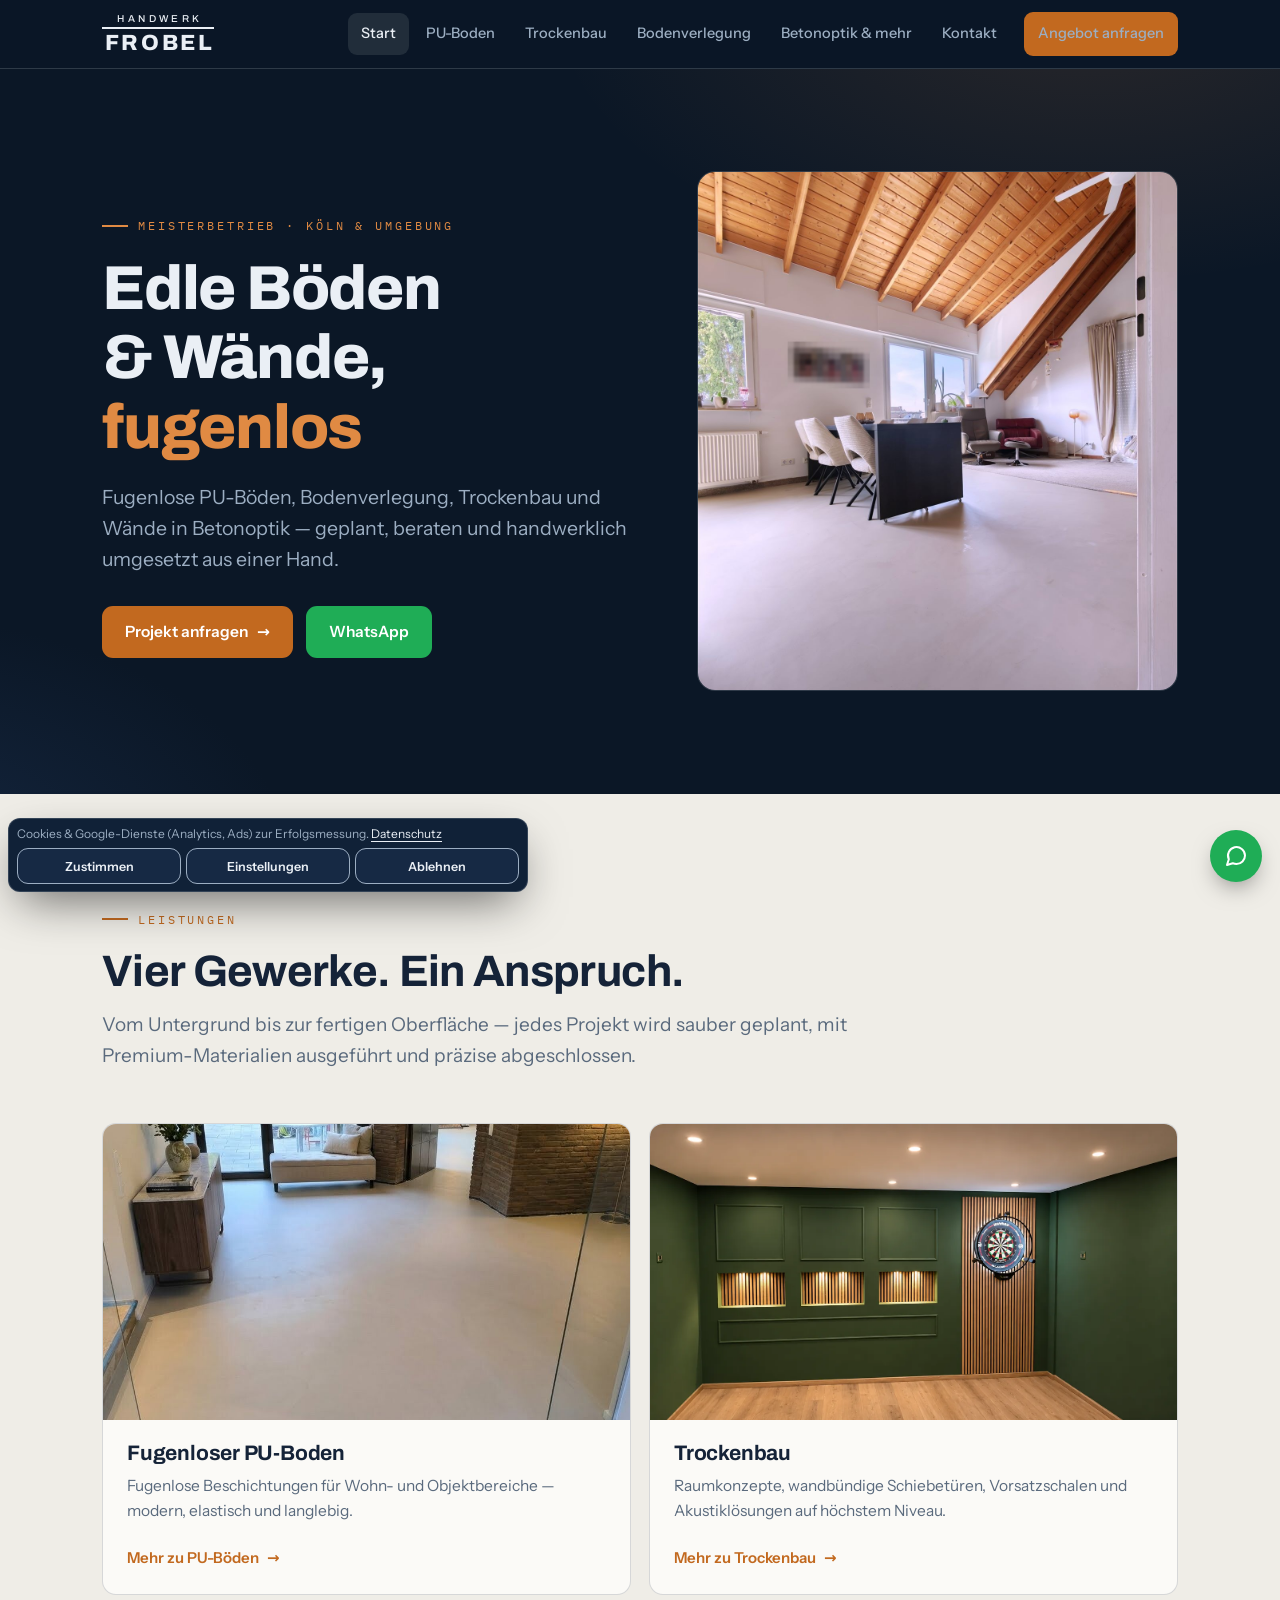
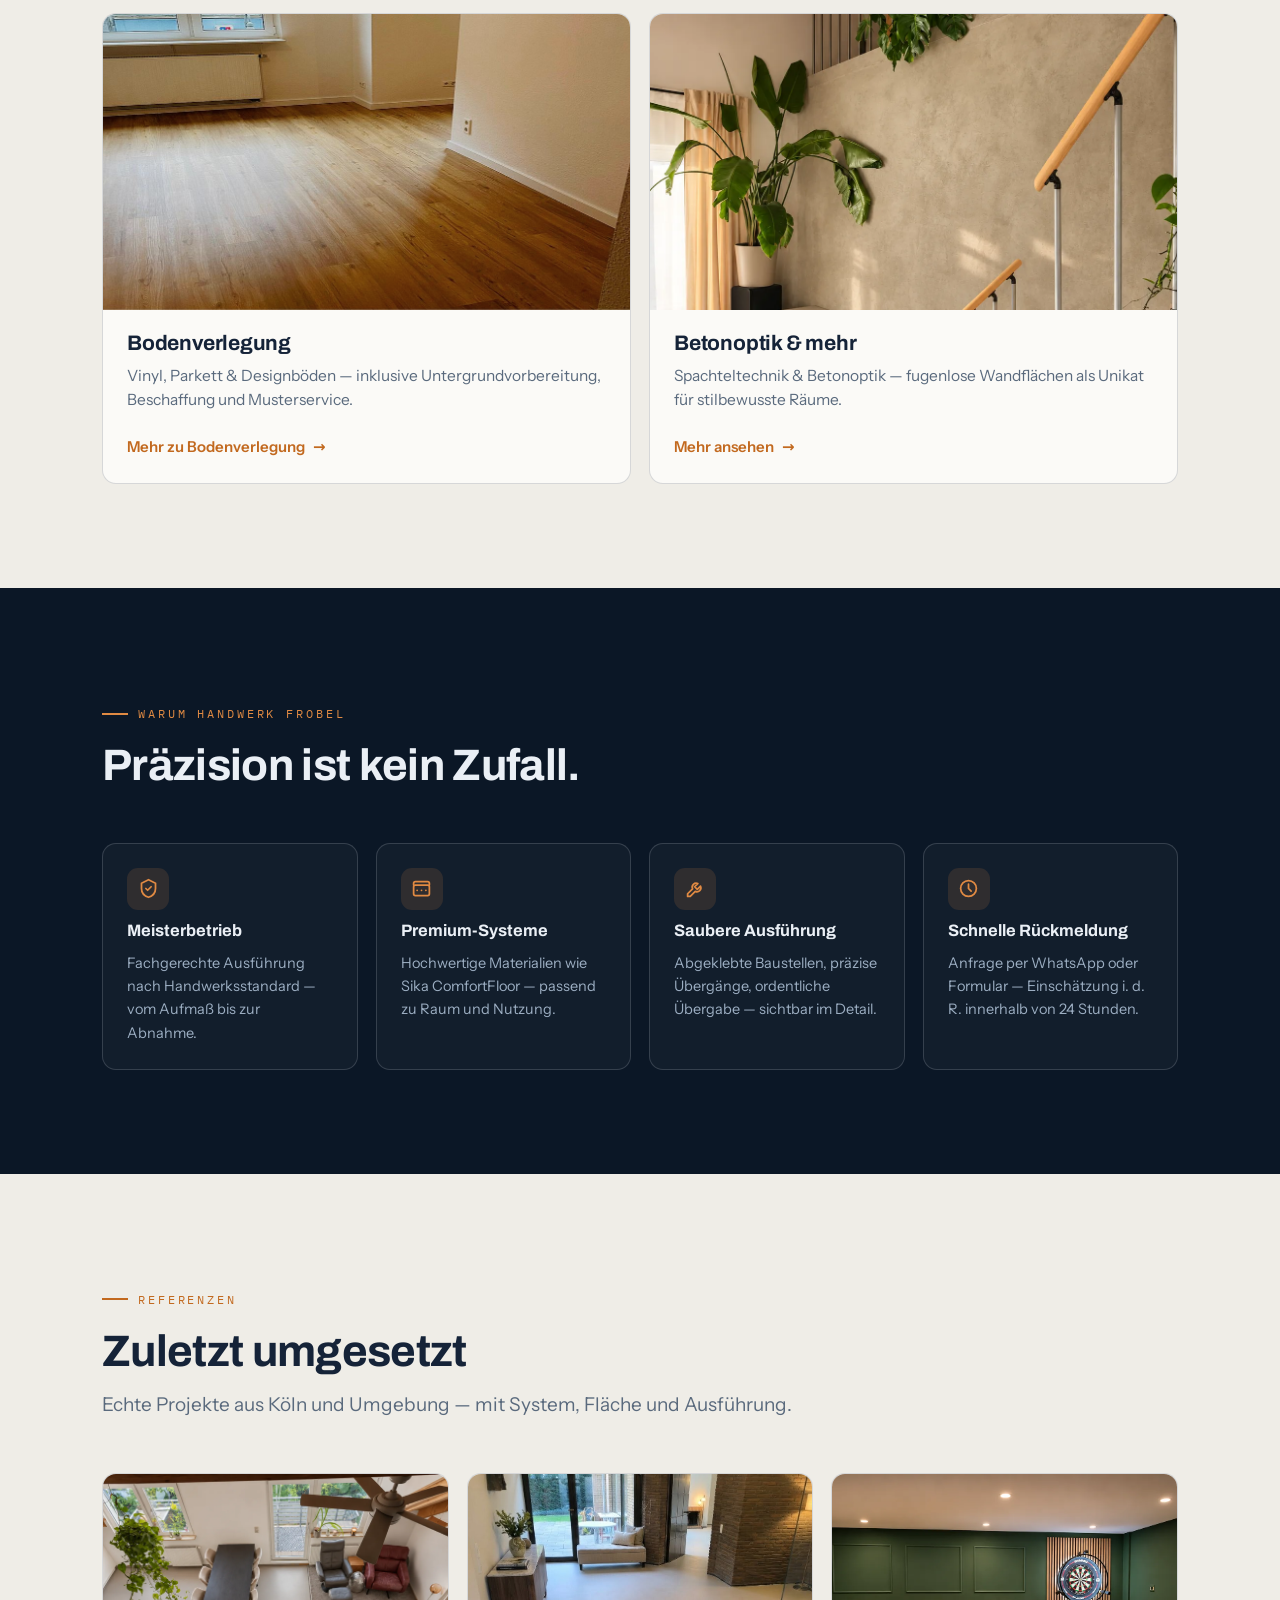
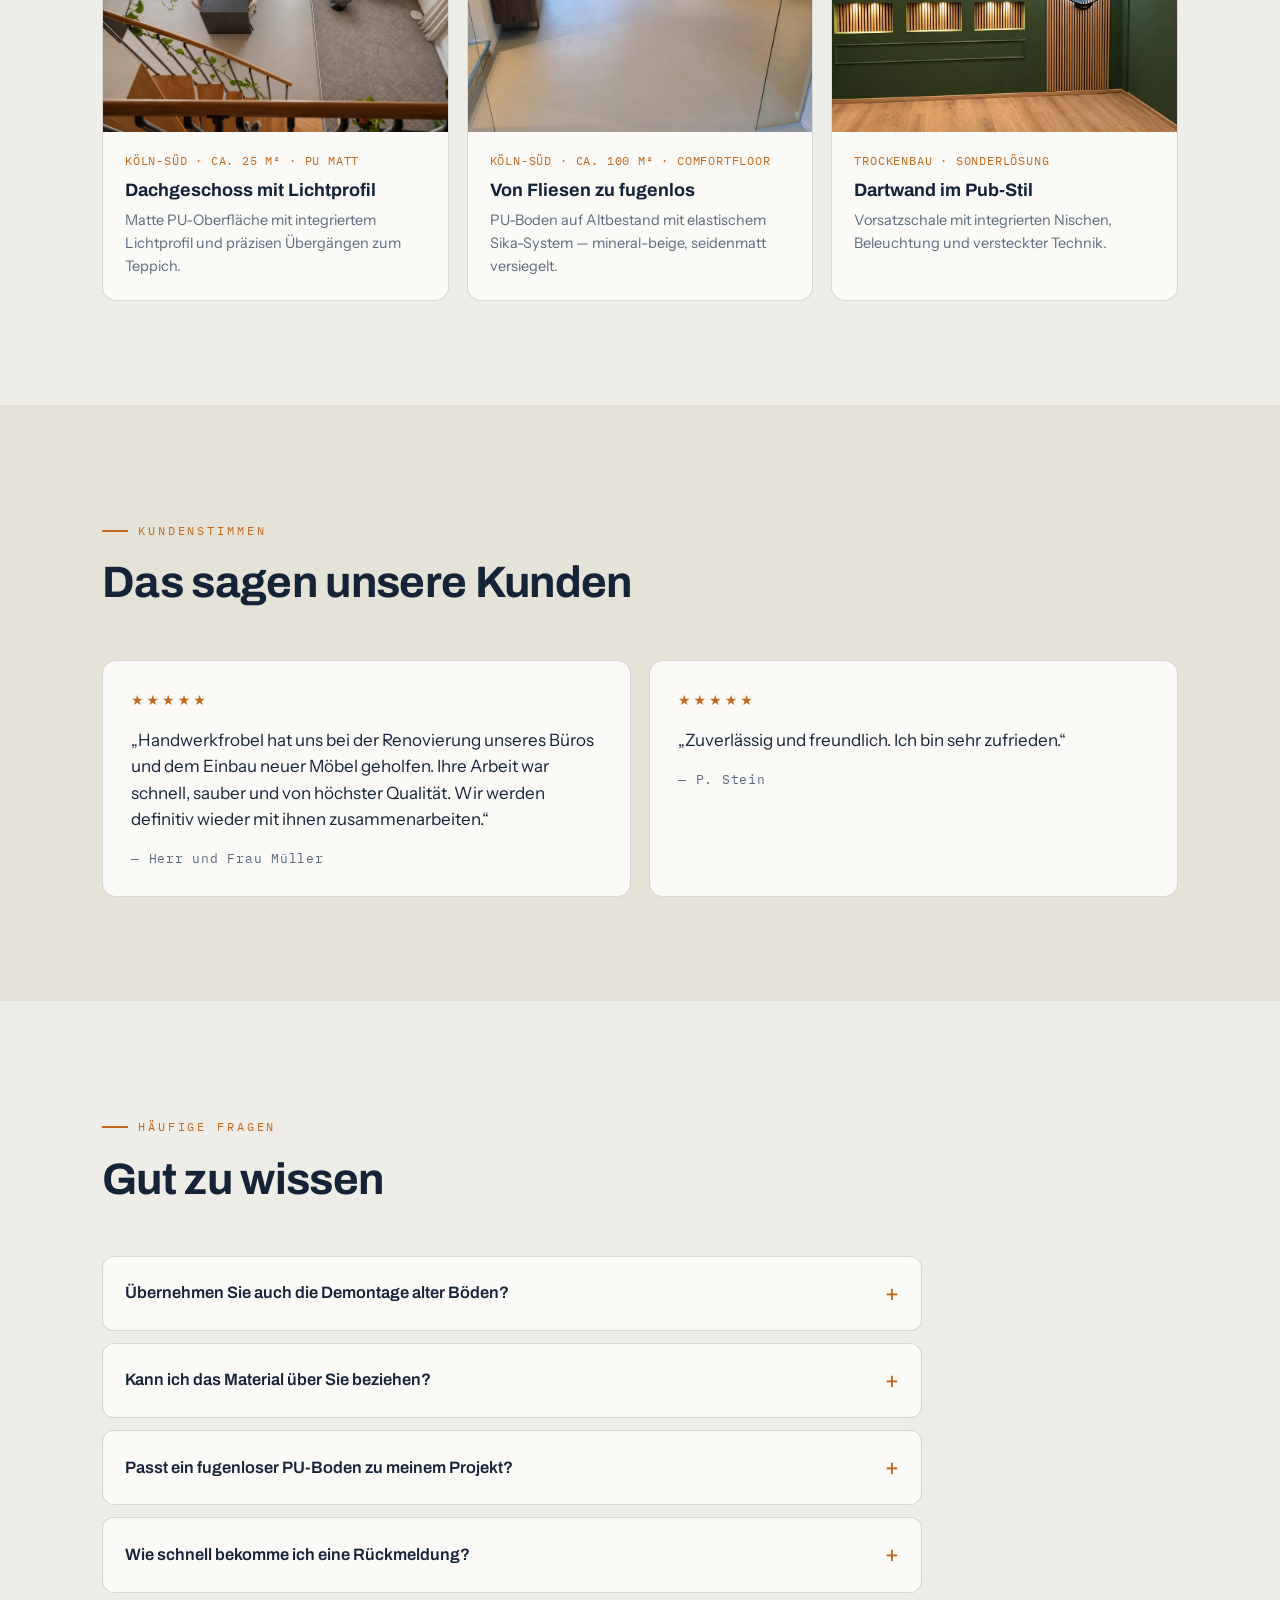
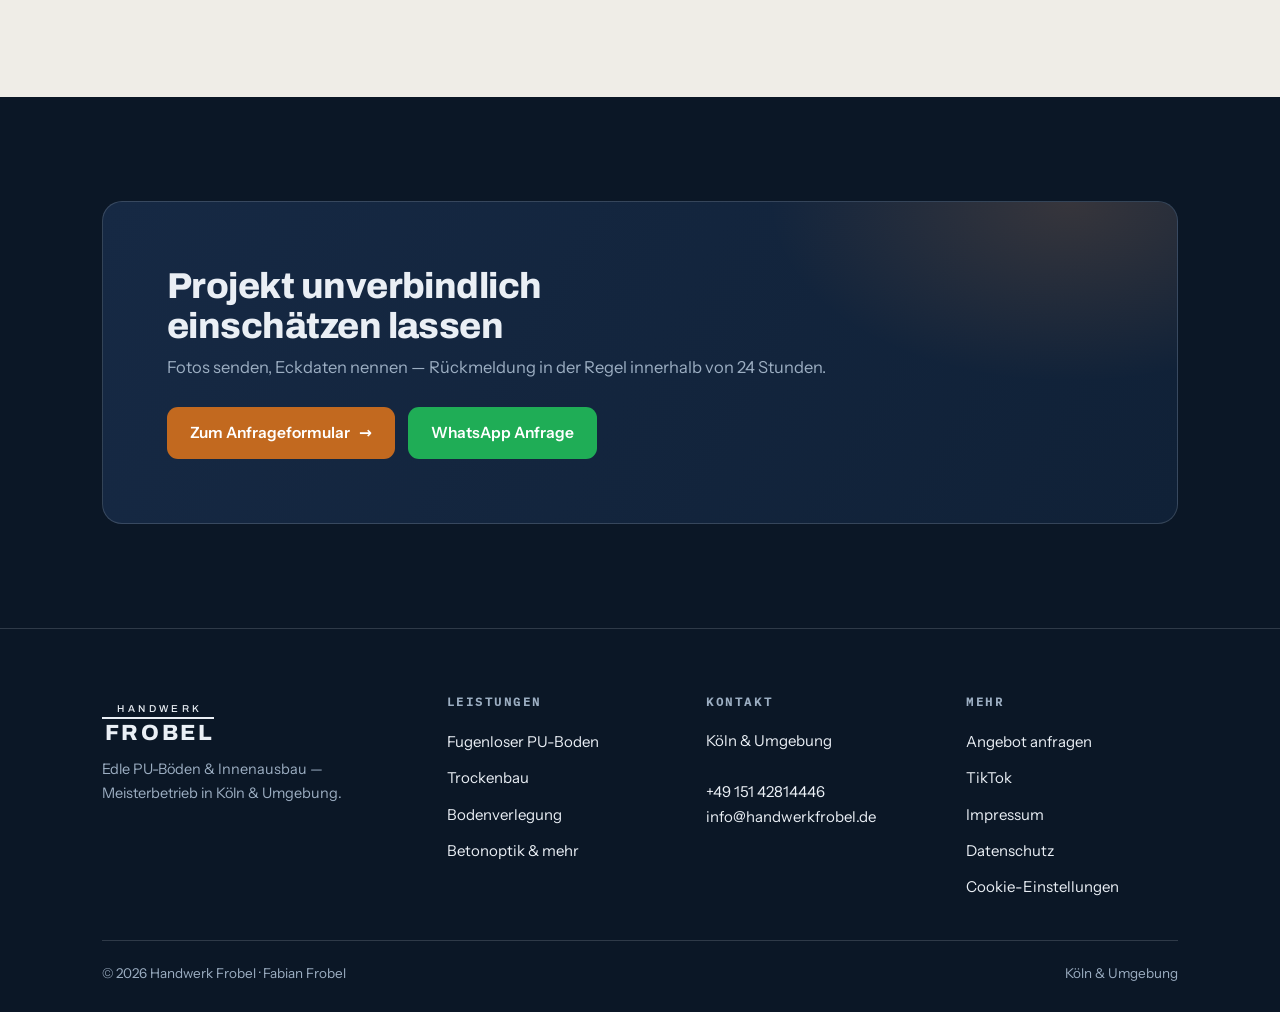
<file: index.html>
<!doctype html>
<html lang="de">
<head>
<meta charset="utf-8">
<meta name="viewport" content="width=device-width, initial-scale=1, viewport-fit=cover">
<title>Fugenlose PU-Böden &amp; Innenausbau Köln | Handwerk Frobel</title>
<meta name="description" content="Handwerk Frobel - Meisterbetrieb f&#252;r fugenlose PU-B&#246;den, Bodenverlegung, Trockenbau und Designw&#228;nde in K&#246;ln und Umgebung. Projekt unverbindlich anfragen.">
<link rel="icon" type="image/png" sizes="32x32" href="favicon-32.png?v=2">
<link rel="icon" type="image/png" sizes="16x16" href="favicon-16.png?v=2">
<link rel="icon" type="image/png" sizes="192x192" href="favicon-192.png?v=2">
<link rel="apple-touch-icon" sizes="180x180" href="apple-touch-icon.png?v=2">
<link rel="canonical" href="https://www.handwerkfrobel.de/">
<meta property="og:type" content="website">
<meta property="og:site_name" content="Handwerk Frobel">
<meta property="og:title" content="Fugenlose PU-Böden &amp; Innenausbau Köln | Handwerk Frobel">
<meta property="og:description" content="Handwerk Frobel - Meisterbetrieb f&#252;r fugenlose PU-B&#246;den, Bodenverlegung, Trockenbau und Designw&#228;nde in K&#246;ln und Umgebung. Projekt unverbindlich anfragen.">
<meta property="og:image" content="https://www.handwerkfrobel.de/img/og-image.jpg">
<meta property="og:url" content="https://www.handwerkfrobel.de/">
<meta property="og:locale" content="de_DE">
<meta name="twitter:card" content="summary_large_image">
<meta name="twitter:title" content="Fugenlose PU-Böden &amp; Innenausbau Köln | Handwerk Frobel">
<meta name="twitter:description" content="Handwerk Frobel - Meisterbetrieb f&#252;r fugenlose PU-B&#246;den, Bodenverlegung, Trockenbau und Designw&#228;nde in K&#246;ln und Umgebung. Projekt unverbindlich anfragen.">
<meta name="twitter:image" content="https://www.handwerkfrobel.de/img/og-image.jpg">
<link rel="stylesheet" href="fonts.css">
<link rel="stylesheet" href="styles.css">
<script src="site.js" defer></script>

</head>
<body>
<header class="nav">
  <div class="container nav-inner">
    <a class="brand" href="index.html" aria-label="Handwerk Frobel – Startseite">
      <span class="brand-top">HANDWERK</span><span class="brand-rule"></span><span class="brand-main">FROBEL</span>
    </a>
    <a class="nav-call" href="tel:+4915142814446" aria-label="Anrufen: +49 151 42814446"><svg viewBox="0 0 24 24" fill="none" stroke="currentColor" stroke-width="2" stroke-linecap="round" stroke-linejoin="round" aria-hidden="true"><path d="M22 16.9v3a2 2 0 0 1-2.2 2 19.8 19.8 0 0 1-8.6-3 19.5 19.5 0 0 1-6-6 19.8 19.8 0 0 1-3-8.7A2 2 0 0 1 4.1 2h3a2 2 0 0 1 2 1.7c.1 1 .4 2 .7 2.9a2 2 0 0 1-.4 2.1L8.1 10a16 16 0 0 0 6 6l1.3-1.3a2 2 0 0 1 2.1-.4c.9.3 1.9.6 2.9.7a2 2 0 0 1 1.6 2z"/></svg><span>Anrufen</span></a>
    <button class="nav-toggle" aria-expanded="false" aria-label="Menü öffnen">☰</button>
    <nav class="nav-links" aria-label="Hauptnavigation">
      <a href="index.html" class="active">Start</a>
      <a href="pu-boden.html">PU-Boden</a>
      <a href="trockenbau.html">Trockenbau</a>
      <a href="bodenverlegung.html">Bodenverlegung</a>
      <a href="designwand.html">Betonoptik &amp; mehr</a>
      <a href="kontakt.html">Kontakt</a>
      <a href="kontakt.html" class="btn btn-primary nav-cta">Angebot anfragen</a>
    </nav>
  </div>
</header>

<section class="hero on-dark">
  <div class="container hero-grid">
    <div>
      <p class="eyebrow">Meisterbetrieb · Köln &amp; Umgebung</p>
      <h1>Edle Böden &amp; Wände,<br><span class="rotator" data-words='["fugenlos","in Betonoptik","mit Liebe zum Detail","individuell geplant"]'><span class="word">fugenlos</span></span></h1>
      <p class="sub">Fugenlose PU-Böden, Bodenverlegung, Trockenbau und Wände in Betonoptik — geplant, beraten und handwerklich umgesetzt aus einer Hand.</p>
      <div class="hero-ctas">
        <a class="btn btn-primary" href="kontakt.html">Projekt anfragen <span class="arr">→</span></a>
        <a class="btn btn-wa" href="https://wa.me/4915142814446?text=Anfrage%20zu%20meinem%20Projekt%3A">WhatsApp</a>
      </div>
    </div>
    <div class="hero-media">
      <img src="img/dg-1.jpg" alt="Lichtdurchfluteter Wohnbereich mit fugenlosem PU-Boden und Holzbalkendecke" width="1200" height="1600">
    </div>
  </div>
</section>

<section class="section on-light">
  <div class="container">
    <div class="section-head">
      <p class="eyebrow">Leistungen</p>
      <h2 class="h2">Vier Gewerke. Ein Anspruch.</h2>
      <p class="lead">Vom Untergrund bis zur fertigen Oberfläche — jedes Projekt wird sauber geplant, mit Premium-Materialien ausgeführt und präzise abgeschlossen.</p>
    </div>
    <div class="bento">
      <a class="tile" href="pu-boden.html">
        <div class="tile-media"><img src="img/pu-5.jpg" alt="Fertiger fugenloser PU-Boden in einem Einfamilienhaus" style="object-position:50% 63%" loading="lazy"></div>
        <div class="tile-body">
          <h3>Fugenloser PU-Boden</h3>
          <p>Fugenlose Beschichtungen für Wohn- und Objektbereiche — modern, elastisch und langlebig.</p>
          <span class="tile-link">Mehr zu PU-Böden <span class="arr">→</span></span>
        </div>
      </a>
      <a class="tile" href="trockenbau.html">
        <div class="tile-media"><img src="img/dartwand-website.webp" alt="Grüne Trockenbau-Dartwand mit beleuchteten Nischen und Holzlamellen" style="object-position:50% 58%" loading="lazy"></div>
        <div class="tile-body">
          <h3>Trockenbau</h3>
          <p>Raumkonzepte, wandbündige Schiebetüren, Vorsatzschalen und Akustiklösungen auf höchstem Niveau.</p>
          <span class="tile-link">Mehr zu Trockenbau <span class="arr">→</span></span>
        </div>
      </a>
      <a class="tile" href="bodenverlegung.html">
        <div class="tile-media"><img src="img/home-3.jpg" alt="Neu verlegter Vinylboden in Holzoptik in einer Wohnung" style="filter:saturate(.88)" loading="lazy"></div>
        <div class="tile-body">
          <h3>Bodenverlegung</h3>
          <p>Vinyl, Parkett &amp; Designböden — inklusive Untergrundvorbereitung, Beschaffung und Musterservice.</p>
          <span class="tile-link">Mehr zu Bodenverlegung <span class="arr">→</span></span>
        </div>
      </a>
      <a class="tile" href="designwand.html">
        <div class="tile-media"><img src="img/betonoptik-treppenwand-website.webp" alt="Helle Wand in Betonoptik neben einer Holztreppe mit Grünpflanzen" style="object-position:55% 44%" loading="lazy"></div>
        <div class="tile-body">
          <h3>Betonoptik &amp; mehr</h3>
          <p>Spachteltechnik &amp; Betonoptik — fugenlose Wandflächen als Unikat für stilbewusste Räume.</p>
          <span class="tile-link">Mehr ansehen <span class="arr">→</span></span>
        </div>
      </a>
    </div>
  </div>
</section>

<section class="section on-dark">
  <div class="container">
    <div class="section-head">
      <p class="eyebrow">Warum Handwerk Frobel</p>
      <h2 class="h2">Präzision ist kein Zufall.</h2>
    </div>
    <div class="features">
      <div class="feature">
        <span class="ic"><svg viewBox="0 0 24 24" fill="none" stroke="currentColor" stroke-width="2" stroke-linecap="round" stroke-linejoin="round"><path d="M12 2 4 6v6c0 5 3.4 8.6 8 10 4.6-1.4 8-5 8-10V6l-8-4z"/><path d="m9 12 2 2 4-4"/></svg></span>
        <h3>Meisterbetrieb</h3>
        <p>Fachgerechte Ausführung nach Handwerksstandard — vom Aufmaß bis zur Abnahme.</p>
      </div>
      <div class="feature">
        <span class="ic"><svg viewBox="0 0 24 24" fill="none" stroke="currentColor" stroke-width="2" stroke-linecap="round" stroke-linejoin="round"><path d="M21 8V6a2 2 0 0 0-2-2H5a2 2 0 0 0-2 2v2"/><rect x="3" y="8" width="18" height="12" rx="2"/><path d="M7 14h.01M12 14h.01M17 14h.01"/></svg></span>
        <h3>Premium-Systeme</h3>
        <p>Hochwertige Materialien wie Sika ComfortFloor — passend zu Raum und Nutzung.</p>
      </div>
      <div class="feature">
        <span class="ic"><svg viewBox="0 0 24 24" fill="none" stroke="currentColor" stroke-width="2" stroke-linecap="round" stroke-linejoin="round"><path d="M14.7 6.3a4.5 4.5 0 0 0-6 6L3 18v3h3l5.7-5.7a4.5 4.5 0 0 0 6-6L14 13l-3-3 3.7-3.7z"/></svg></span>
        <h3>Saubere Ausführung</h3>
        <p>Abgeklebte Baustellen, präzise Übergänge, ordentliche Übergabe — sichtbar im Detail.</p>
      </div>
      <div class="feature">
        <span class="ic"><svg viewBox="0 0 24 24" fill="none" stroke="currentColor" stroke-width="2" stroke-linecap="round" stroke-linejoin="round"><circle cx="12" cy="12" r="9"/><path d="M12 7v5l3 3"/></svg></span>
        <h3>Schnelle Rückmeldung</h3>
        <p>Anfrage per WhatsApp oder Formular — Einschätzung i.&thinsp;d.&thinsp;R. innerhalb von 24 Stunden.</p>
      </div>
    </div>
  </div>
</section>

<section class="section on-light">
  <div class="container">
    <div class="section-head">
      <p class="eyebrow">Referenzen</p>
      <h2 class="h2">Zuletzt umgesetzt</h2>
      <p class="lead">Echte Projekte aus Köln und Umgebung — mit System, Fläche und Ausführung.</p>
    </div>
    <div class="refs">
      <a class="ref" href="pu-boden.html#dachgeschoss-lichtprofil" style="text-decoration:none">
        <div class="ref-media"><img src="img/pu-dachgeschoss-galerie-website.webp" alt="Blick von der Galerie auf den fugenlosen PU-Boden mit Teppichübergang und Lichtprofil" loading="lazy"></div>
        <div class="ref-body">
          <span class="ref-meta">Köln-Süd · ca. 25 m² · PU matt</span>
          <h3>Dachgeschoss mit Lichtprofil</h3>
          <p>Matte PU-Oberfläche mit integriertem Lichtprofil und präzisen Übergängen zum Teppich.</p>
        </div>
      </a>
      <a class="ref" href="pu-boden.html#fliesen-zu-pu" style="text-decoration:none">
        <div class="ref-media"><img src="img/pu-5.jpg" alt="Fugenloser PU-Boden in mineral-beiger Optik in einem Einfamilienhaus" loading="lazy"></div>
        <div class="ref-body">
          <span class="ref-meta">Köln-Süd · ca. 100 m² · ComfortFloor</span>
          <h3>Von Fliesen zu fugenlos</h3>
          <p>PU-Boden auf Altbestand mit elastischem Sika-System — mineral-beige, seidenmatt versiegelt.</p>
        </div>
      </a>
      <a class="ref" href="trockenbau.html" style="text-decoration:none">
        <div class="ref-media"><img src="img/dartwand-website.webp" alt="Maßgefertigte Dartwand im Pub-Stil: grüne Wand mit Zierrahmen, beleuchteten Nischen mit Holzlamellen und beleuchteter Dartscheibe" loading="lazy"></div>
        <div class="ref-body">
          <span class="ref-meta">Trockenbau · Sonderlösung</span>
          <h3>Dartwand im Pub-Stil</h3>
          <p>Vorsatzschale mit integrierten Nischen, Beleuchtung und versteckter Technik.</p>
        </div>
      </a>
    </div>
  </div>
</section>

<section class="section on-light-2">
  <div class="container">
    <div class="section-head">
      <p class="eyebrow">Kundenstimmen</p>
      <h2 class="h2">Das sagen unsere Kunden</h2>
    </div>
    <div class="quotes">
      <figure class="quote" style="margin:0">
        <span class="stars" aria-label="5 von 5 Sternen">★★★★★</span>
        <p>„Handwerkfrobel hat uns bei der Renovierung unseres Büros und dem Einbau neuer Möbel geholfen. Ihre Arbeit war schnell, sauber und von höchster Qualität. Wir werden definitiv wieder mit ihnen zusammenarbeiten.“</p>
        <figcaption class="who">— Herr und Frau Müller</figcaption>
      </figure>
      <figure class="quote" style="margin:0">
        <span class="stars" aria-label="5 von 5 Sternen">★★★★★</span>
        <p>„Zuverlässig und freundlich. Ich bin sehr zufrieden.“</p>
        <figcaption class="who">— P. Stein</figcaption>
      </figure>
    </div>
  </div>
</section>

<section class="section on-light">
  <div class="container">
    <div class="section-head">
      <p class="eyebrow">Häufige Fragen</p>
      <h2 class="h2">Gut zu wissen</h2>
    </div>
    <div class="faq">
      <details>
        <summary>Übernehmen Sie auch die Demontage alter Böden?</summary>
        <div class="faq-body">Ja — wir übernehmen den Rückbau, sämtliche Reparaturen und den kompletten Neuaufbau aller Bodenbeläge.</div>
      </details>
      <details>
        <summary>Kann ich das Material über Sie beziehen?</summary>
        <div class="faq-body">Ja. Wir beschaffen Bodenbeläge, Profile und Sockelleisten für Sie und bringen Musterkollektionen aller Produkte zur Beratung mit — so wählen Sie Ihre Wunschlösung direkt am Objekt.</div>
      </details>
      <details>
        <summary>Passt ein fugenloser PU-Boden zu meinem Projekt?</summary>
        <div class="faq-body">Untergrund, Bauzustand und Nutzung spielen die entscheidende Rolle. Senden Sie uns ein paar Eckdaten oder Fotos — wir prüfen Ihr Projekt und geben eine ehrliche Einschätzung.</div>
      </details>
      <details>
        <summary>Wie schnell bekomme ich eine Rückmeldung?</summary>
        <div class="faq-body">In der Regel innerhalb von 24 Stunden — am schnellsten geht es per WhatsApp mit Fotos Ihrer Fläche.</div>
      </details>
    </div>
  </div>
</section>

<section class="section on-dark">
  <div class="container">
    <div class="cta-band">
      <div>
        <h2>Projekt unverbindlich einschätzen lassen</h2>
        <p>Fotos senden, Eckdaten nennen — Rückmeldung in der Regel innerhalb von 24 Stunden.</p>
      </div>
      <div class="actions">
        <a class="btn btn-primary" href="kontakt.html">Zum Anfrageformular <span class="arr">→</span></a>
        <a class="btn btn-wa" href="https://wa.me/4915142814446?text=Anfrage%20zu%20meinem%20Projekt%3A">WhatsApp Anfrage</a>
      </div>
    </div>
  </div>
</section>

<footer>
  <div class="container">
    <div class="foot-grid">
      <div>
        <a class="brand" href="index.html"><span class="brand-top">HANDWERK</span><span class="brand-rule"></span><span class="brand-main">FROBEL</span></a>
        <p class="foot-tag">Edle PU-Böden &amp; Innenausbau — Meisterbetrieb in Köln &amp; Umgebung.</p>
      </div>
      <div>
        <h4>Leistungen</h4>
        <ul>
          <li><a href="pu-boden.html">Fugenloser PU-Boden</a></li>
          <li><a href="trockenbau.html">Trockenbau</a></li>
          <li><a href="bodenverlegung.html">Bodenverlegung</a></li>
          <li><a href="designwand.html">Betonoptik &amp; mehr</a></li>
        </ul>
      </div>
      <div>
        <h4>Kontakt</h4>
        <address class="plain">Köln &amp; Umgebung<br><br><a href="tel:+4915142814446">+49 151 42814446</a><br>info@handwerkfrobel.de</address>
      </div>
      <div>
        <h4>Mehr</h4>
        <ul>
          <li><a href="kontakt.html">Angebot anfragen</a></li>
          <li><a href="https://tiktok.com/@handwerkfrobel" rel="noopener">TikTok</a></li>
          <li><a href="impressum.html">Impressum</a></li>
          <li><a href="datenschutz.html">Datenschutz</a></li>
          <li><a href="datenschutz.html#statistik" data-cookie-settings>Cookie-Einstellungen</a></li>
        </ul>
      </div>
    </div>
    <div class="foot-bottom">
      <span>© 2026 Handwerk Frobel · Fabian Frobel</span>
      <span>Köln &amp; Umgebung</span>
    </div>
  </div>
</footer>
<a class="wa-float" href="https://wa.me/4915142814446?text=Anfrage%20zu%20meinem%20Projekt%3A" rel="noopener" aria-label="Direkt per WhatsApp anfragen"><svg viewBox="0 0 24 24" fill="none" stroke="currentColor" stroke-width="2" stroke-linecap="round" stroke-linejoin="round"><path d="M21 11.5a8.5 8.5 0 0 1-8.5 8.5c-1.3 0-2.6-.3-3.7-.8L3 21l1.8-5.8A8.5 8.5 0 1 1 21 11.5z"/></svg></a>
</body>
</html>
</file>
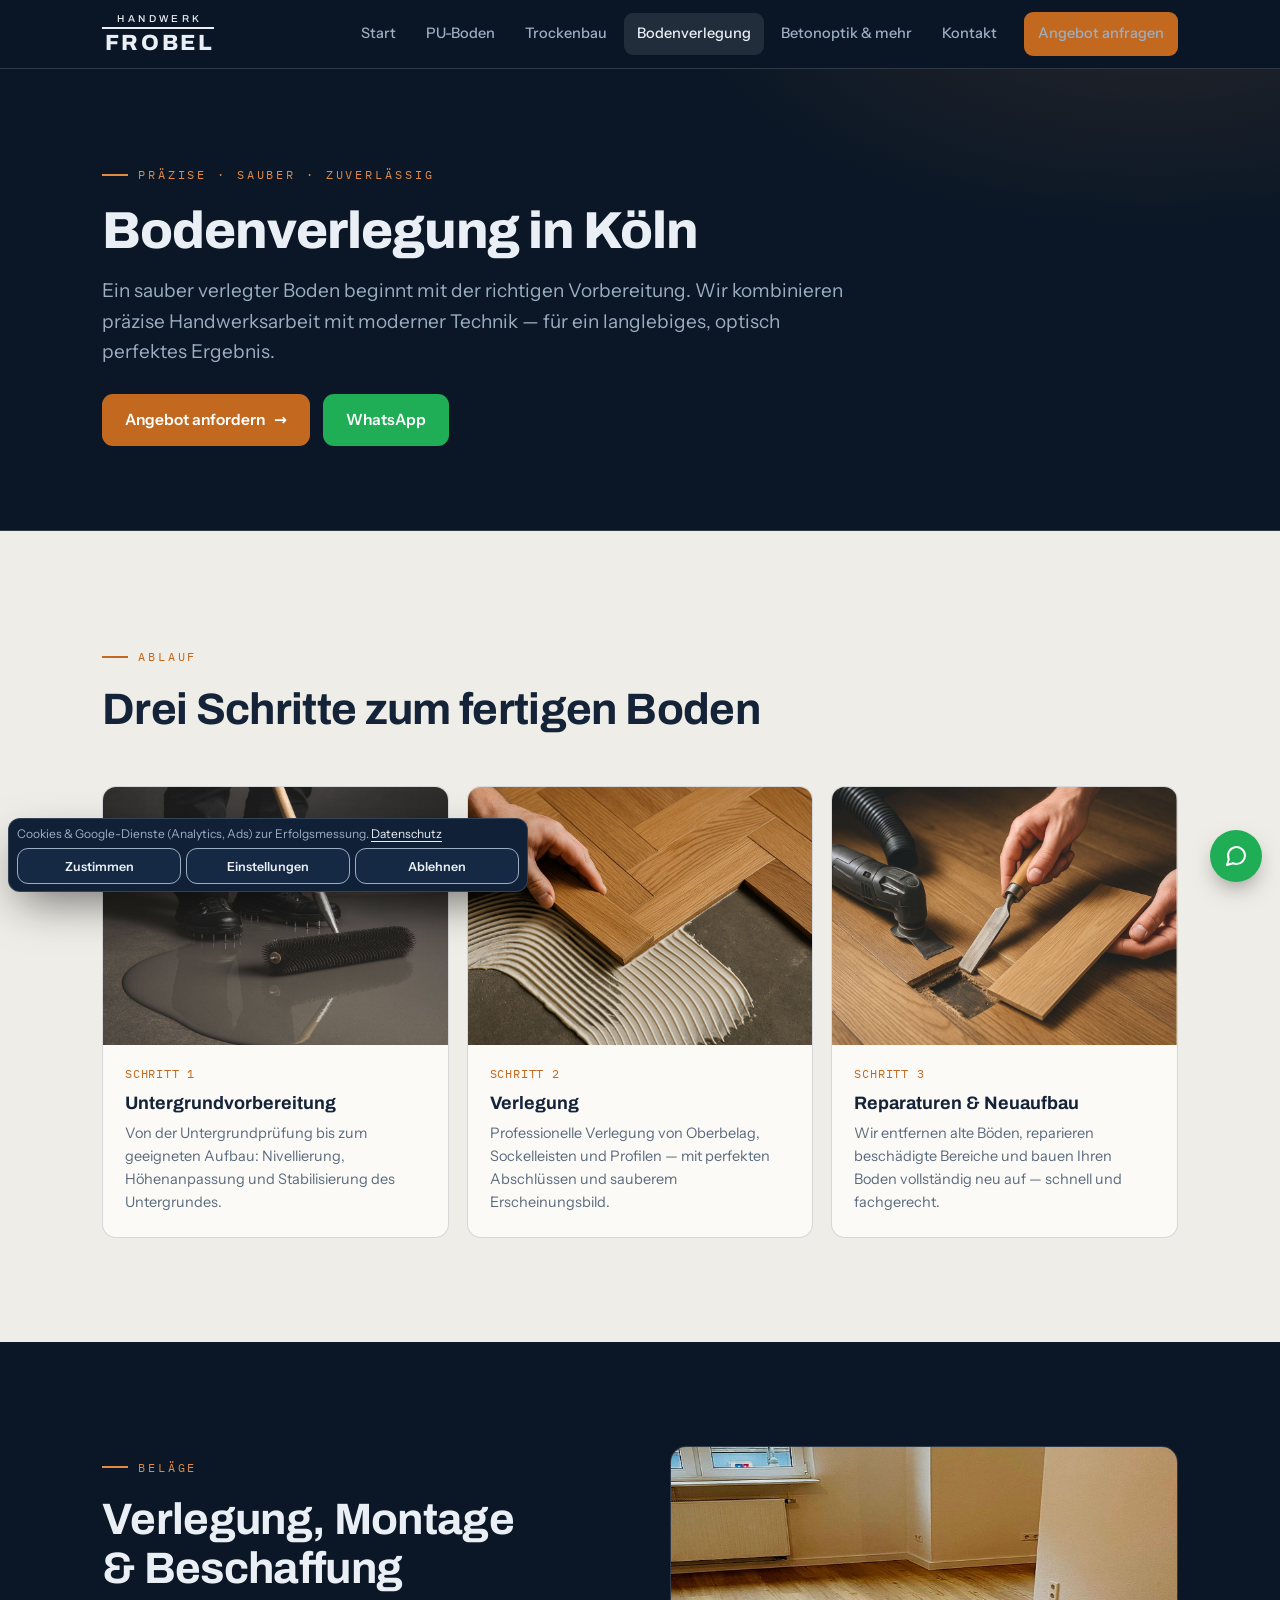
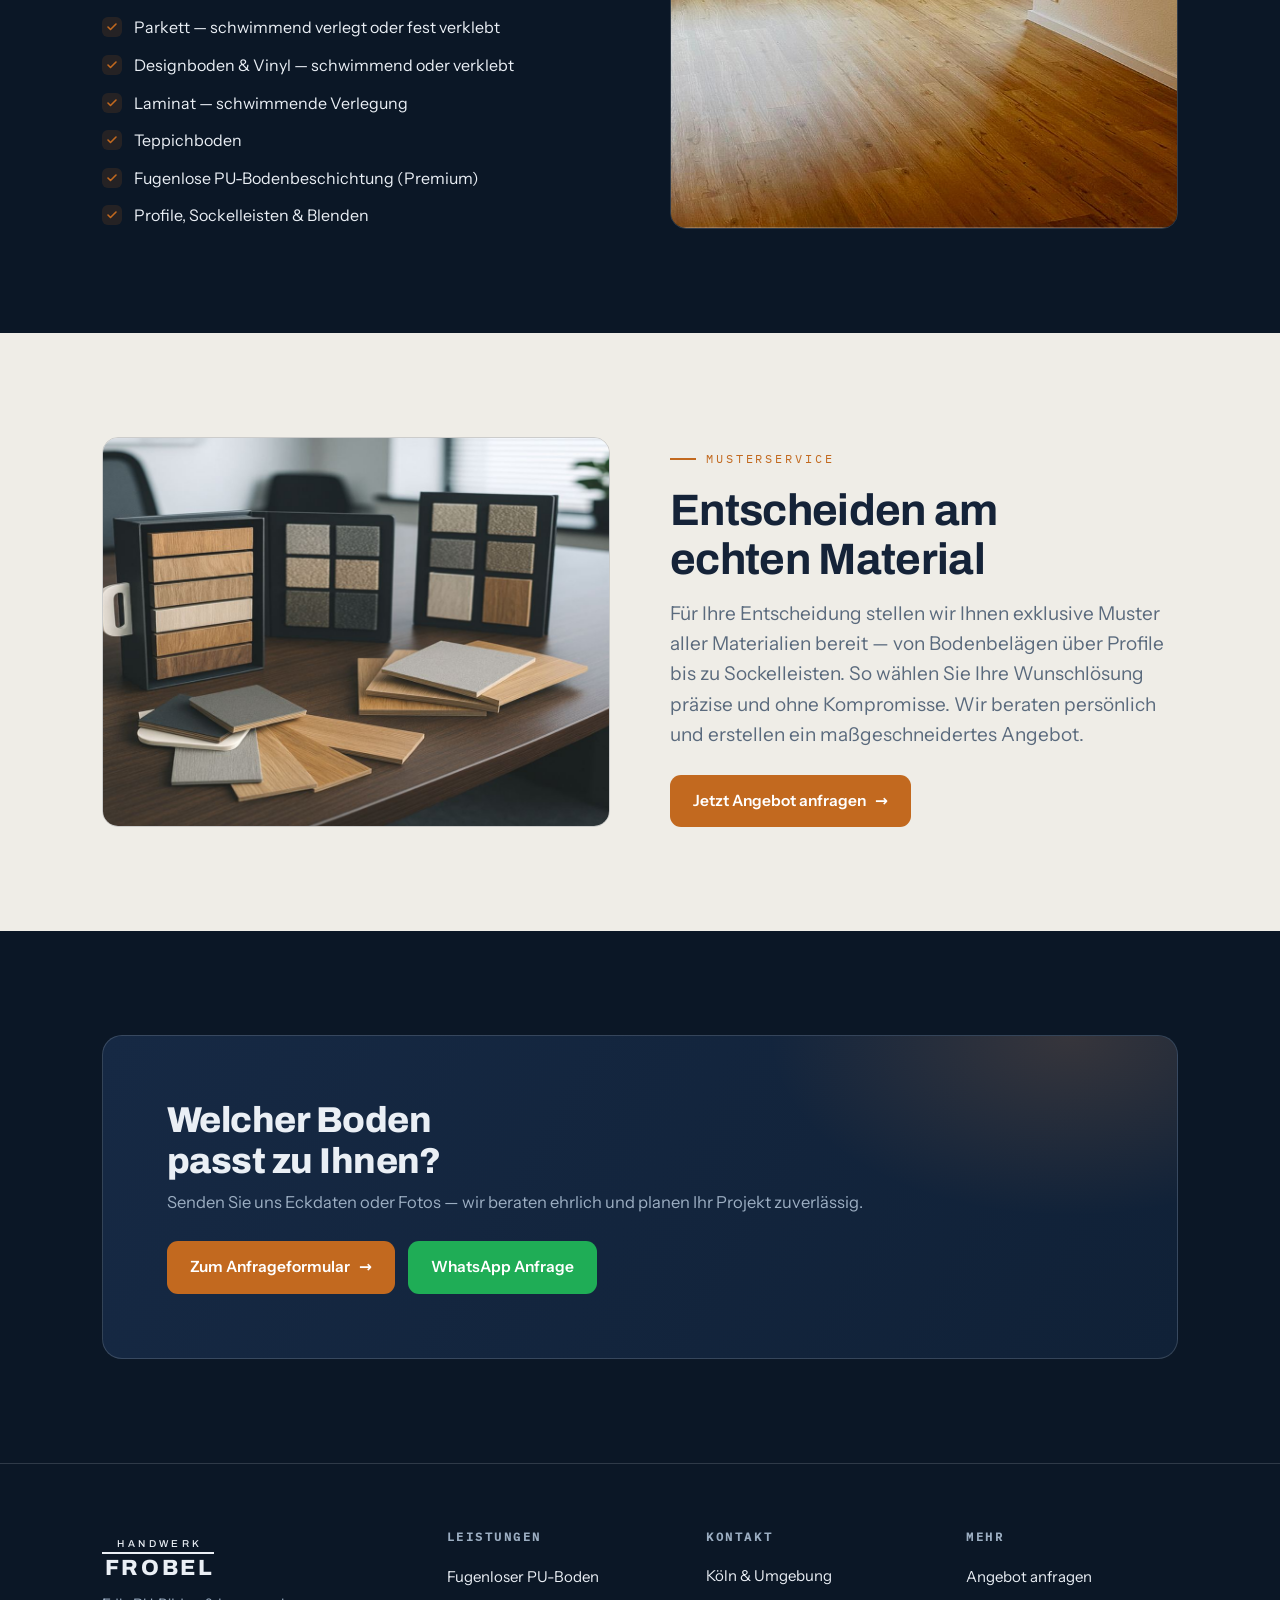
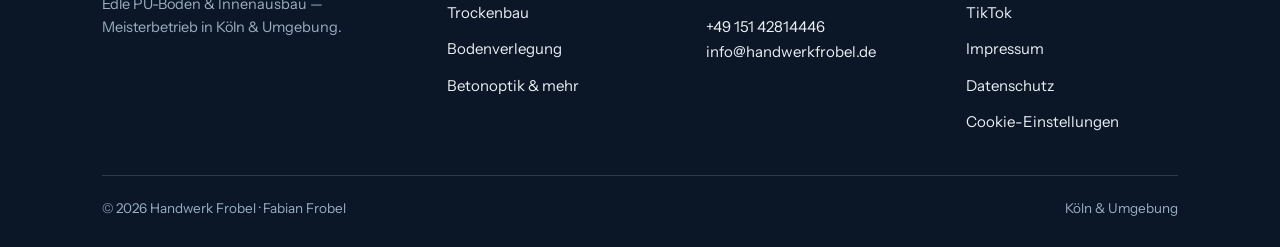
<file: bodenverlegung.html>
<!doctype html>
<html lang="de">
<head>
<meta charset="utf-8">
<meta name="viewport" content="width=device-width, initial-scale=1, viewport-fit=cover">
<title>Bodenverlegung Köln — Handwerk Frobel</title>
<meta name="description" content="Bodenverlegung in K&#246;ln: Parkett, Vinyl, Designboden und Laminat inkl. Untergrundvorbereitung, Beschaffung und Musterservice vom Fachbetrieb.">
<link rel="icon" type="image/png" sizes="32x32" href="favicon-32.png?v=2">
<link rel="icon" type="image/png" sizes="16x16" href="favicon-16.png?v=2">
<link rel="icon" type="image/png" sizes="192x192" href="favicon-192.png?v=2">
<link rel="apple-touch-icon" sizes="180x180" href="apple-touch-icon.png?v=2">
<link rel="canonical" href="https://www.handwerkfrobel.de/bodenverlegung.html">
<meta property="og:type" content="website">
<meta property="og:site_name" content="Handwerk Frobel">
<meta property="og:title" content="Bodenverlegung Köln — Handwerk Frobel">
<meta property="og:description" content="Bodenverlegung in K&#246;ln: Parkett, Vinyl, Designboden und Laminat inkl. Untergrundvorbereitung, Beschaffung und Musterservice vom Fachbetrieb.">
<meta property="og:image" content="https://www.handwerkfrobel.de/img/og-image.jpg">
<meta property="og:url" content="https://www.handwerkfrobel.de/bodenverlegung.html">
<meta property="og:locale" content="de_DE">
<meta name="twitter:card" content="summary_large_image">
<meta name="twitter:title" content="Bodenverlegung Köln — Handwerk Frobel">
<meta name="twitter:description" content="Bodenverlegung in K&#246;ln: Parkett, Vinyl, Designboden und Laminat inkl. Untergrundvorbereitung, Beschaffung und Musterservice vom Fachbetrieb.">
<meta name="twitter:image" content="https://www.handwerkfrobel.de/img/og-image.jpg">
<link rel="stylesheet" href="fonts.css">
<link rel="stylesheet" href="styles.css">
<script src="site.js" defer></script>
</head>
<body>

<header class="nav">
  <div class="container nav-inner">
    <a class="brand" href="index.html" aria-label="Handwerk Frobel – Startseite">
      <span class="brand-top">HANDWERK</span><span class="brand-rule"></span><span class="brand-main">FROBEL</span>
    </a>
    <a class="nav-call" href="tel:+4915142814446" aria-label="Anrufen: +49 151 42814446"><svg viewBox="0 0 24 24" fill="none" stroke="currentColor" stroke-width="2" stroke-linecap="round" stroke-linejoin="round" aria-hidden="true"><path d="M22 16.9v3a2 2 0 0 1-2.2 2 19.8 19.8 0 0 1-8.6-3 19.5 19.5 0 0 1-6-6 19.8 19.8 0 0 1-3-8.7A2 2 0 0 1 4.1 2h3a2 2 0 0 1 2 1.7c.1 1 .4 2 .7 2.9a2 2 0 0 1-.4 2.1L8.1 10a16 16 0 0 0 6 6l1.3-1.3a2 2 0 0 1 2.1-.4c.9.3 1.9.6 2.9.7a2 2 0 0 1 1.6 2z"/></svg><span>Anrufen</span></a>
    <button class="nav-toggle" aria-expanded="false" aria-label="Menü öffnen">☰</button>
    <nav class="nav-links" aria-label="Hauptnavigation">
      <a href="index.html">Start</a>
      <a href="pu-boden.html">PU-Boden</a>
      <a href="trockenbau.html">Trockenbau</a>
      <a href="bodenverlegung.html" class="active">Bodenverlegung</a>
      <a href="designwand.html">Betonoptik &amp; mehr</a>
      <a href="kontakt.html">Kontakt</a>
      <a href="kontakt.html" class="btn btn-primary nav-cta">Angebot anfragen</a>
    </nav>
  </div>
</header>

<section class="page-hero on-dark">
  <div class="container">
    <p class="eyebrow">Präzise · Sauber · Zuverlässig</p>
    <h1>Bodenverlegung in Köln</h1>
    <p class="sub">Ein sauber verlegter Boden beginnt mit der richtigen Vorbereitung. Wir kombinieren präzise Handwerksarbeit mit moderner Technik — für ein langlebiges, optisch perfektes Ergebnis.</p>
    <div class="hero-ctas">
      <a class="btn btn-primary" href="kontakt.html">Angebot anfordern <span class="arr">→</span></a>
      <a class="btn btn-wa" href="https://wa.me/4915142814446?text=Anfrage%20Bodenverlegung%3A">WhatsApp</a>
    </div>
  </div>
</section>

<section class="section on-light">
  <div class="container">
    <div class="section-head">
      <p class="eyebrow">Ablauf</p>
      <h2 class="h2">Drei Schritte zum fertigen Boden</h2>
    </div>
    <div class="refs">
      <div class="ref">
        <div class="ref-media"><img src="img/bv-2.jpg" alt="Nivelliermasse wird mit der Stachelwalze entlüftet" loading="lazy"></div>
        <div class="ref-body">
          <span class="ref-meta">Schritt 1</span>
          <h3>Untergrundvorbereitung</h3>
          <p>Von der Untergrundprüfung bis zum geeigneten Aufbau: Nivellierung, Höhenanpassung und Stabilisierung des Untergrundes.</p>
        </div>
      </div>
      <div class="ref">
        <div class="ref-media"><img src="img/bv-1.jpg" alt="Verlegung von Parkett in Fischgrät auf Klebstoffbett" loading="lazy"></div>
        <div class="ref-body">
          <span class="ref-meta">Schritt 2</span>
          <h3>Verlegung</h3>
          <p>Professionelle Verlegung von Oberbelag, Sockelleisten und Profilen — mit perfekten Abschlüssen und sauberem Erscheinungsbild.</p>
        </div>
      </div>
      <div class="ref">
        <div class="ref-media"><img src="img/bv-3.jpg" alt="Reparatur und Neuaufbau eines Bodens" loading="lazy"></div>
        <div class="ref-body">
          <span class="ref-meta">Schritt 3</span>
          <h3>Reparaturen &amp; Neuaufbau</h3>
          <p>Wir entfernen alte Böden, reparieren beschädigte Bereiche und bauen Ihren Boden vollständig neu auf — schnell und fachgerecht.</p>
        </div>
      </div>
    </div>
  </div>
</section>

<section class="section on-dark">
  <div class="container">
    <div class="split">
      <div>
        <p class="eyebrow">Beläge</p>
        <h2 class="h2">Verlegung, Montage &amp; Beschaffung</h2>
        <ul class="checklist" style="margin-top:22px">
          <li style="color:var(--fg-inv)">Parkett — schwimmend verlegt oder fest verklebt</li>
          <li style="color:var(--fg-inv)">Designboden &amp; Vinyl — schwimmend oder verklebt</li>
          <li style="color:var(--fg-inv)">Laminat — schwimmende Verlegung</li>
          <li style="color:var(--fg-inv)">Teppichboden</li>
          <li style="color:var(--fg-inv)">Fugenlose PU-Bodenbeschichtung (Premium)</li>
          <li style="color:var(--fg-inv)">Profile, Sockelleisten &amp; Blenden</li>
        </ul>
      </div>
      <img src="img/home-3.jpg" alt="Fertig verlegter Vinylboden in Holzoptik">
    </div>
  </div>
</section>

<section class="section on-light">
  <div class="container">
    <div class="split">
      <img src="img/bv-4.jpg" alt="Musterkollektionen verschiedener Bodenbeläge auf einem Beratungstisch" loading="lazy">
      <div>
        <p class="eyebrow">Musterservice</p>
        <h2 class="h2">Entscheiden am echten Material</h2>
        <p class="lead" style="margin-bottom:24px">Für Ihre Entscheidung stellen wir Ihnen exklusive Muster aller Materialien bereit — von Bodenbelägen über Profile bis zu Sockelleisten. So wählen Sie Ihre Wunschlösung präzise und ohne Kompromisse. Wir beraten persönlich und erstellen ein maßgeschneidertes Angebot.</p>
        <a class="btn btn-primary" href="kontakt.html">Jetzt Angebot anfragen <span class="arr">→</span></a>
      </div>
    </div>
  </div>
</section>

<section class="section on-dark">
  <div class="container">
    <div class="cta-band">
      <div>
        <h2>Welcher Boden passt zu Ihnen?</h2>
        <p>Senden Sie uns Eckdaten oder Fotos — wir beraten ehrlich und planen Ihr Projekt zuverlässig.</p>
      </div>
      <div class="actions">
        <a class="btn btn-primary" href="kontakt.html">Zum Anfrageformular <span class="arr">→</span></a>
        <a class="btn btn-wa" href="https://wa.me/4915142814446?text=Anfrage%20Bodenverlegung%3A">WhatsApp Anfrage</a>
      </div>
    </div>
  </div>
</section>

<footer>
  <div class="container">
    <div class="foot-grid">
      <div>
        <a class="brand" href="index.html"><span class="brand-top">HANDWERK</span><span class="brand-rule"></span><span class="brand-main">FROBEL</span></a>
        <p class="foot-tag">Edle PU-Böden &amp; Innenausbau — Meisterbetrieb in Köln &amp; Umgebung.</p>
      </div>
      <div>
        <h4>Leistungen</h4>
        <ul>
          <li><a href="pu-boden.html">Fugenloser PU-Boden</a></li>
          <li><a href="trockenbau.html">Trockenbau</a></li>
          <li><a href="bodenverlegung.html">Bodenverlegung</a></li>
          <li><a href="designwand.html">Betonoptik &amp; mehr</a></li>
        </ul>
      </div>
      <div>
        <h4>Kontakt</h4>
        <address class="plain">Köln &amp; Umgebung<br><br><a href="tel:+4915142814446">+49 151 42814446</a><br>info@handwerkfrobel.de</address>
      </div>
      <div>
        <h4>Mehr</h4>
        <ul>
          <li><a href="kontakt.html">Angebot anfragen</a></li>
          <li><a href="https://tiktok.com/@handwerkfrobel" rel="noopener">TikTok</a></li>
          <li><a href="impressum.html">Impressum</a></li>
          <li><a href="datenschutz.html">Datenschutz</a></li>
          <li><a href="datenschutz.html#statistik" data-cookie-settings>Cookie-Einstellungen</a></li>
        </ul>
      </div>
    </div>
    <div class="foot-bottom">
      <span>© 2026 Handwerk Frobel · Fabian Frobel</span>
      <span>Köln &amp; Umgebung</span>
    </div>
  </div>
</footer>

<a class="wa-float" href="https://wa.me/4915142814446?text=Anfrage%20zu%20meinem%20Projekt%3A" rel="noopener" aria-label="Direkt per WhatsApp anfragen"><svg viewBox="0 0 24 24" fill="none" stroke="currentColor" stroke-width="2" stroke-linecap="round" stroke-linejoin="round"><path d="M21 11.5a8.5 8.5 0 0 1-8.5 8.5c-1.3 0-2.6-.3-3.7-.8L3 21l1.8-5.8A8.5 8.5 0 1 1 21 11.5z"/></svg></a>
</body>
</html>
</file>
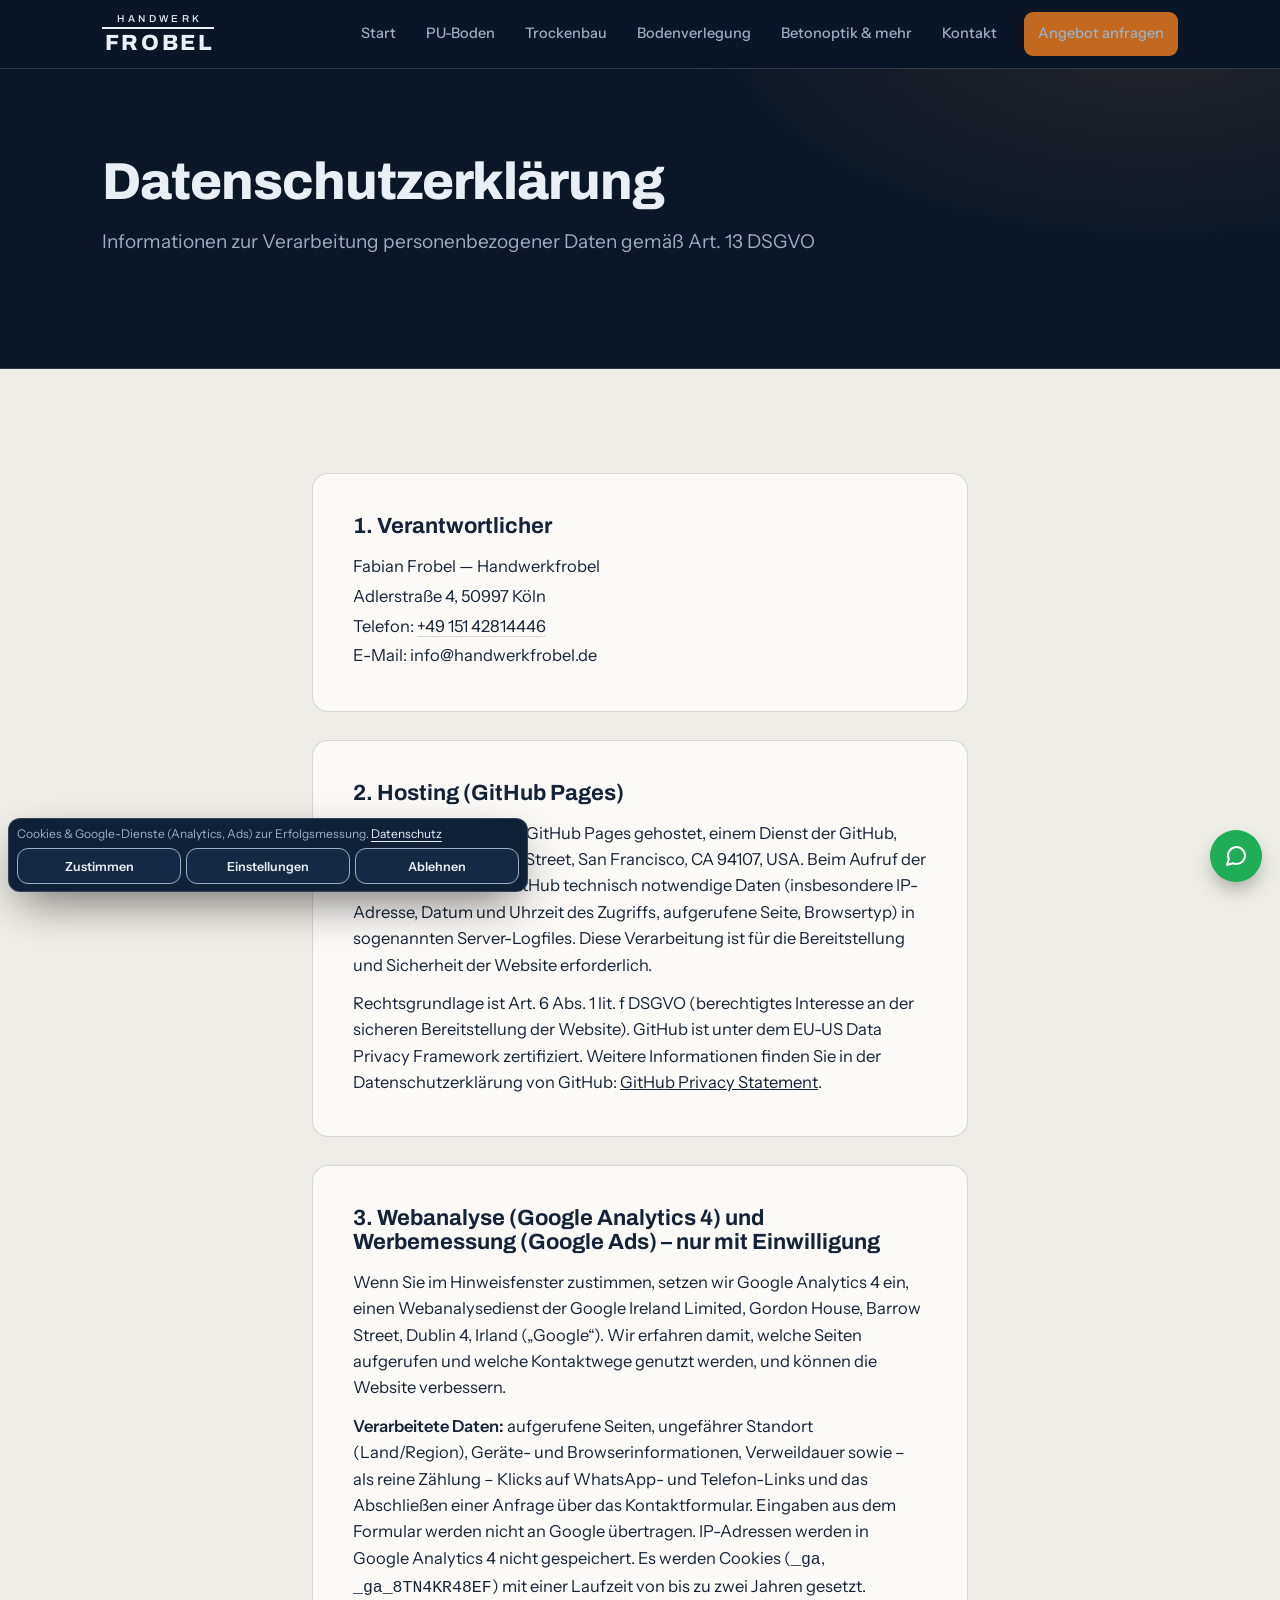
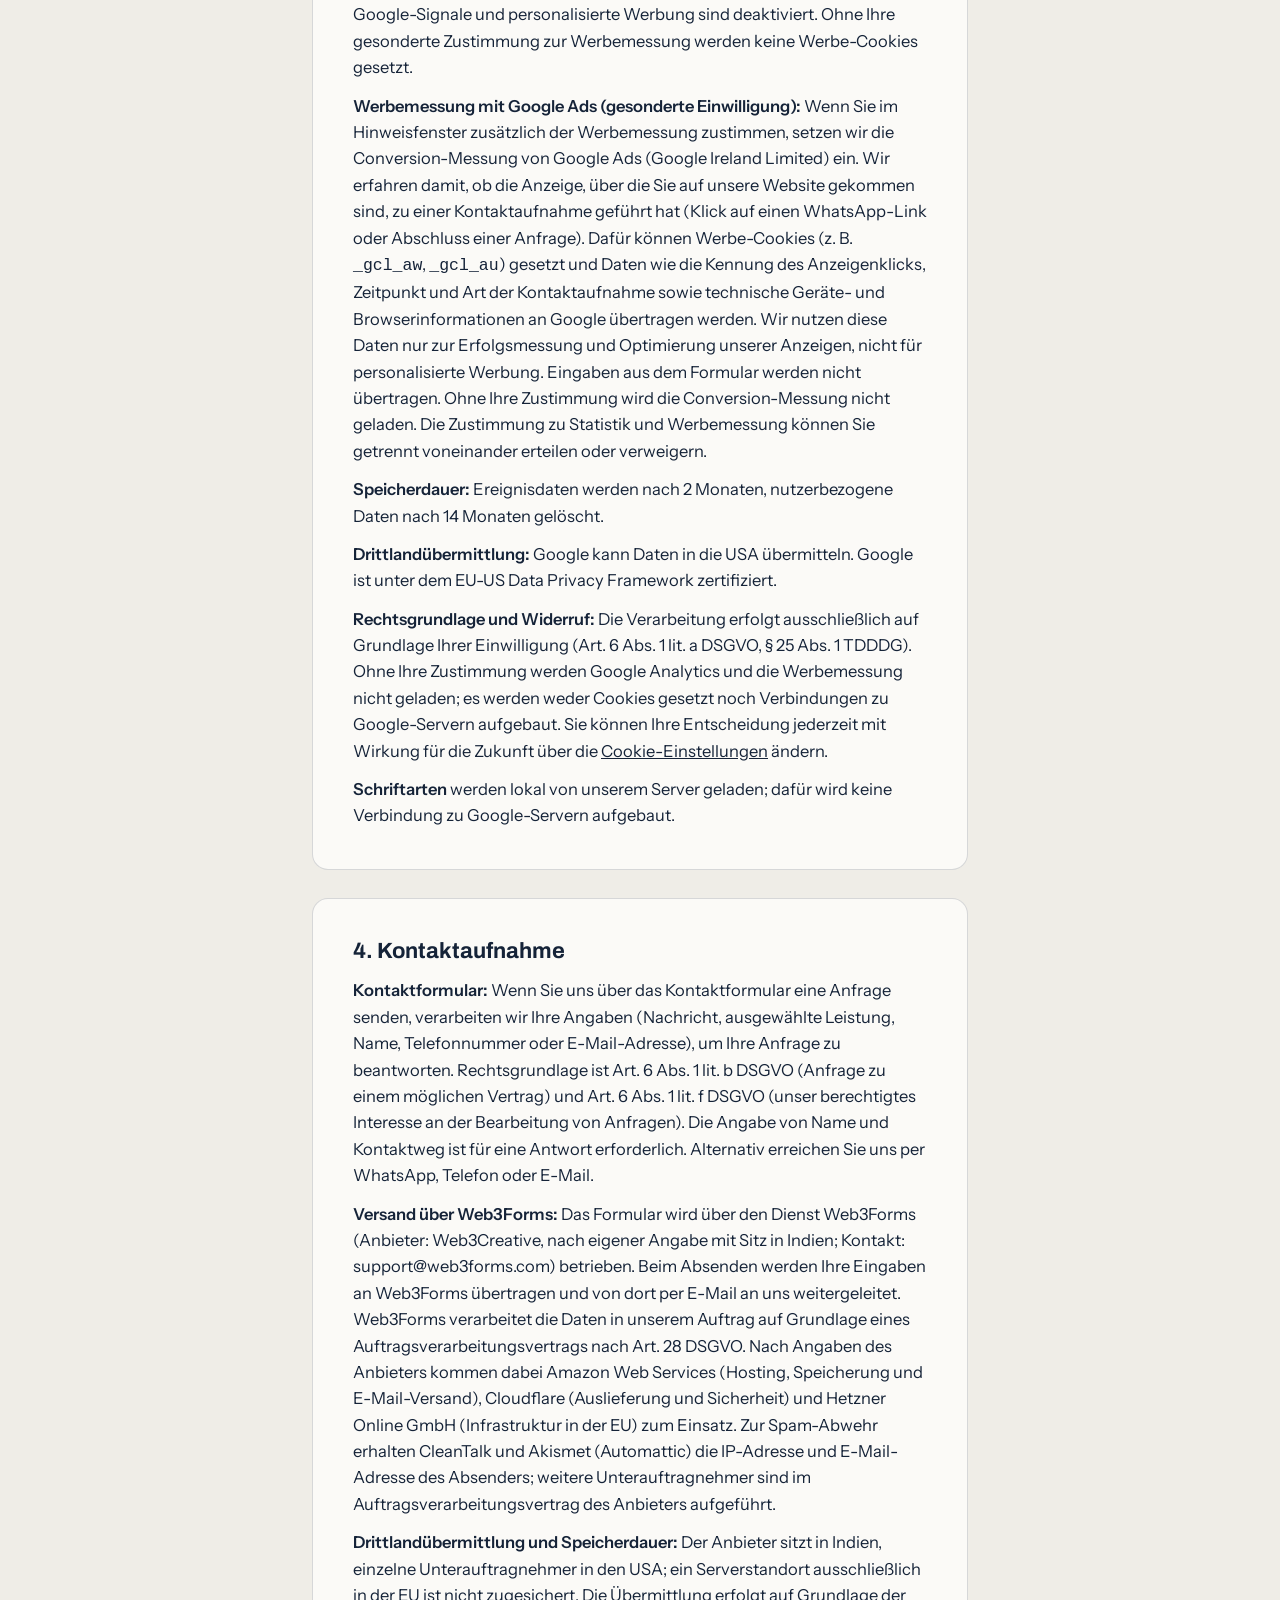
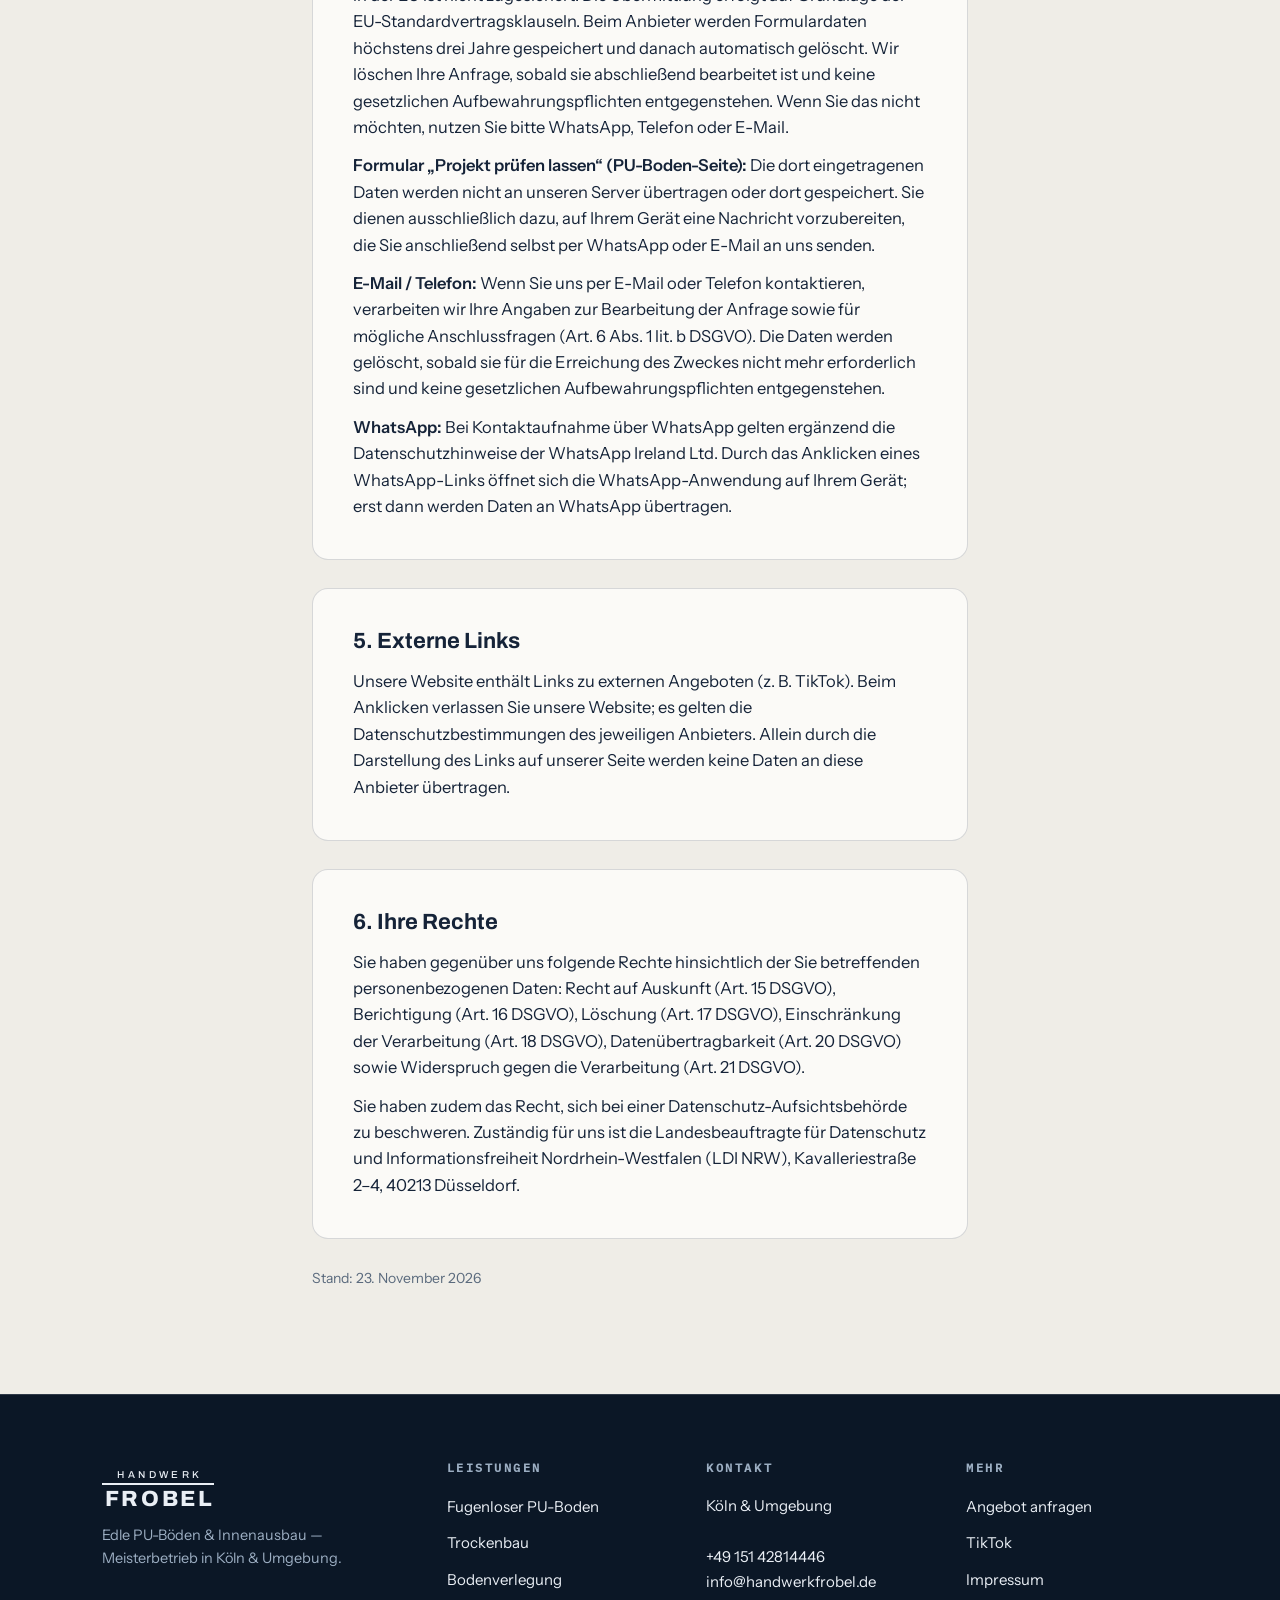
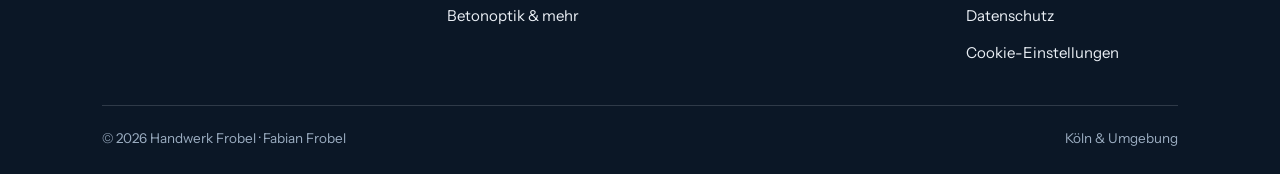
<file: datenschutz.html>
<!doctype html>
<html lang="de">
<head>
<meta charset="utf-8">
<meta name="viewport" content="width=device-width, initial-scale=1, viewport-fit=cover">
<title>Datenschutz — Handwerk Frobel</title>
<meta name="description" content="Datenschutzerklärung von Handwerk Frobel, Köln.">
<link rel="icon" type="image/png" sizes="32x32" href="favicon-32.png?v=2">
<link rel="icon" type="image/png" sizes="16x16" href="favicon-16.png?v=2">
<link rel="icon" type="image/png" sizes="192x192" href="favicon-192.png?v=2">
<link rel="apple-touch-icon" sizes="180x180" href="apple-touch-icon.png?v=2">
<link rel="canonical" href="https://www.handwerkfrobel.de/datenschutz.html">
<meta property="og:type" content="website">
<meta property="og:site_name" content="Handwerk Frobel">
<meta property="og:title" content="Datenschutz — Handwerk Frobel">
<meta property="og:description" content="Datenschutzerklärung von Handwerk Frobel, Köln.">
<meta property="og:image" content="https://www.handwerkfrobel.de/img/og-image.jpg">
<meta property="og:url" content="https://www.handwerkfrobel.de/datenschutz.html">
<meta property="og:locale" content="de_DE">
<meta name="twitter:card" content="summary_large_image">
<meta name="twitter:title" content="Datenschutz — Handwerk Frobel">
<meta name="twitter:description" content="Datenschutzerklärung von Handwerk Frobel, Köln.">
<meta name="twitter:image" content="https://www.handwerkfrobel.de/img/og-image.jpg">
<meta name="robots" content="noindex">
<link rel="stylesheet" href="fonts.css">
<link rel="stylesheet" href="styles.css">
<script src="site.js" defer></script>
</head>
<body>

<header class="nav">
  <div class="container nav-inner">
    <a class="brand" href="index.html" aria-label="Handwerk Frobel – Startseite">
      <span class="brand-top">HANDWERK</span><span class="brand-rule"></span><span class="brand-main">FROBEL</span>
    </a>
    <a class="nav-call" href="tel:+4915142814446" aria-label="Anrufen: +49 151 42814446"><svg viewBox="0 0 24 24" fill="none" stroke="currentColor" stroke-width="2" stroke-linecap="round" stroke-linejoin="round" aria-hidden="true"><path d="M22 16.9v3a2 2 0 0 1-2.2 2 19.8 19.8 0 0 1-8.6-3 19.5 19.5 0 0 1-6-6 19.8 19.8 0 0 1-3-8.7A2 2 0 0 1 4.1 2h3a2 2 0 0 1 2 1.7c.1 1 .4 2 .7 2.9a2 2 0 0 1-.4 2.1L8.1 10a16 16 0 0 0 6 6l1.3-1.3a2 2 0 0 1 2.1-.4c.9.3 1.9.6 2.9.7a2 2 0 0 1 1.6 2z"/></svg><span>Anrufen</span></a>
    <button class="nav-toggle" aria-expanded="false" aria-label="Menü öffnen">☰</button>
    <nav class="nav-links" aria-label="Hauptnavigation">
      <a href="index.html">Start</a>
      <a href="pu-boden.html">PU-Boden</a>
      <a href="trockenbau.html">Trockenbau</a>
      <a href="bodenverlegung.html">Bodenverlegung</a>
      <a href="designwand.html">Betonoptik &amp; mehr</a>
      <a href="kontakt.html">Kontakt</a>
      <a href="kontakt.html" class="btn btn-primary nav-cta">Angebot anfragen</a>
    </nav>
  </div>
</header>

<section class="page-hero on-dark">
  <div class="container">
    <h1>Datenschutzerklärung</h1>
    <p class="sub">Informationen zur Verarbeitung personenbezogener Daten gemäß Art. 13 DSGVO</p>
  </div>
</section>

<section class="section on-light">
  <div class="container legal" style="display:flex;flex-direction:column;gap:28px">

    <div class="legal-card">
      <h2 style="font-size:22px;margin-bottom:14px">1. Verantwortlicher</h2>
      <p style="margin:0;line-height:1.8">Fabian Frobel — Handwerkfrobel<br>Adlerstraße 4, 50997 Köln<br>Telefon: <a href="tel:+4915142814446">+49 151 42814446</a><br>E-Mail: info@handwerkfrobel.de</p>
    </div>

    <div class="legal-card">
      <h2 style="font-size:22px;margin-bottom:14px">2. Hosting (GitHub Pages)</h2>
      <p style="margin:0 0 12px">Diese Website wird bei GitHub Pages gehostet, einem Dienst der GitHub, Inc., 88 Colin P. Kelly Jr. Street, San Francisco, CA 94107, USA. Beim Aufruf der Website verarbeitet GitHub technisch notwendige Daten (insbesondere IP-Adresse, Datum und Uhrzeit des Zugriffs, aufgerufene Seite, Browsertyp) in sogenannten Server-Logfiles. Diese Verarbeitung ist für die Bereitstellung und Sicherheit der Website erforderlich.</p>
      <p style="margin:0">Rechtsgrundlage ist Art. 6 Abs. 1 lit. f DSGVO (berechtigtes Interesse an der sicheren Bereitstellung der Website). GitHub ist unter dem EU-US Data Privacy Framework zertifiziert. Weitere Informationen finden Sie in der Datenschutzerklärung von GitHub: <a href="https://docs.github.com/de/site-policy/privacy-policies/github-general-privacy-statement" rel="noopener">GitHub Privacy Statement</a>.</p>
    </div>

    <div class="legal-card" id="statistik">
      <h2 style="font-size:22px;margin-bottom:14px">3. Webanalyse (Google Analytics 4) und Werbemessung (Google Ads) – nur mit Einwilligung</h2>
      <p style="margin:0 0 12px">Wenn Sie im Hinweisfenster zustimmen, setzen wir Google Analytics 4 ein, einen Webanalysedienst der Google Ireland Limited, Gordon House, Barrow Street, Dublin 4, Irland („Google“). Wir erfahren damit, welche Seiten aufgerufen und welche Kontaktwege genutzt werden, und können die Website verbessern.</p>
      <p style="margin:0 0 12px"><strong>Verarbeitete Daten:</strong> aufgerufene Seiten, ungefährer Standort (Land/Region), Geräte- und Browserinformationen, Verweildauer sowie – als reine Zählung – Klicks auf WhatsApp- und Telefon-Links und das Abschließen einer Anfrage über das Kontaktformular. Eingaben aus dem Formular werden nicht an Google übertragen. IP-Adressen werden in Google Analytics 4 nicht gespeichert. Es werden Cookies (<code>_ga</code>, <code>_ga_8TN4KR48EF</code>) mit einer Laufzeit von bis zu zwei Jahren gesetzt. Google-Signale und personalisierte Werbung sind deaktiviert. Ohne Ihre gesonderte Zustimmung zur Werbemessung werden keine Werbe-Cookies gesetzt.</p>
      <p style="margin:0 0 12px"><strong>Werbemessung mit Google Ads (gesonderte Einwilligung):</strong> Wenn Sie im Hinweisfenster zusätzlich der Werbemessung zustimmen, setzen wir die Conversion-Messung von Google Ads (Google Ireland Limited) ein. Wir erfahren damit, ob die Anzeige, über die Sie auf unsere Website gekommen sind, zu einer Kontaktaufnahme geführt hat (Klick auf einen WhatsApp-Link oder Abschluss einer Anfrage). Dafür können Werbe-Cookies (z. B. <code>_gcl_aw</code>, <code>_gcl_au</code>) gesetzt und Daten wie die Kennung des Anzeigenklicks, Zeitpunkt und Art der Kontaktaufnahme sowie technische Geräte- und Browserinformationen an Google übertragen werden. Wir nutzen diese Daten nur zur Erfolgsmessung und Optimierung unserer Anzeigen, nicht für personalisierte Werbung. Eingaben aus dem Formular werden nicht übertragen. Ohne Ihre Zustimmung wird die Conversion-Messung nicht geladen. Die Zustimmung zu Statistik und Werbemessung können Sie getrennt voneinander erteilen oder verweigern.</p>
      <p style="margin:0 0 12px"><strong>Speicherdauer:</strong> Ereignisdaten werden nach 2 Monaten, nutzerbezogene Daten nach 14 Monaten gelöscht.</p>
      <p style="margin:0 0 12px"><strong>Drittlandübermittlung:</strong> Google kann Daten in die USA übermitteln. Google ist unter dem EU-US Data Privacy Framework zertifiziert.</p>
      <p style="margin:0 0 12px"><strong>Rechtsgrundlage und Widerruf:</strong> Die Verarbeitung erfolgt ausschließlich auf Grundlage Ihrer Einwilligung (Art. 6 Abs. 1 lit. a DSGVO, § 25 Abs. 1 TDDDG). Ohne Ihre Zustimmung werden Google Analytics und die Werbemessung nicht geladen; es werden weder Cookies gesetzt noch Verbindungen zu Google-Servern aufgebaut. Sie können Ihre Entscheidung jederzeit mit Wirkung für die Zukunft über die <a href="#" data-cookie-settings>Cookie-Einstellungen</a> ändern.</p>
      <p style="margin:0"><strong>Schriftarten</strong> werden lokal von unserem Server geladen; dafür wird keine Verbindung zu Google-Servern aufgebaut.</p>
    </div>

    <div class="legal-card">
      <h2 style="font-size:22px;margin-bottom:14px">4. Kontaktaufnahme</h2>
      <p style="margin:0 0 12px"><strong>Kontaktformular:</strong> Wenn Sie uns über das Kontaktformular eine Anfrage senden, verarbeiten wir Ihre Angaben (Nachricht, ausgewählte Leistung, Name, Telefonnummer oder E-Mail-Adresse), um Ihre Anfrage zu beantworten. Rechtsgrundlage ist Art. 6 Abs. 1 lit. b DSGVO (Anfrage zu einem möglichen Vertrag) und Art. 6 Abs. 1 lit. f DSGVO (unser berechtigtes Interesse an der Bearbeitung von Anfragen). Die Angabe von Name und Kontaktweg ist für eine Antwort erforderlich. Alternativ erreichen Sie uns per WhatsApp, Telefon oder E-Mail.</p>
      <p style="margin:0 0 12px"><strong>Versand über Web3Forms:</strong> Das Formular wird über den Dienst Web3Forms (Anbieter: Web3Creative, nach eigener Angabe mit Sitz in Indien; Kontakt: support@web3forms.com) betrieben. Beim Absenden werden Ihre Eingaben an Web3Forms übertragen und von dort per E-Mail an uns weitergeleitet. Web3Forms verarbeitet die Daten in unserem Auftrag auf Grundlage eines Auftragsverarbeitungsvertrags nach Art. 28 DSGVO. Nach Angaben des Anbieters kommen dabei Amazon Web Services (Hosting, Speicherung und E-Mail-Versand), Cloudflare (Auslieferung und Sicherheit) und Hetzner Online GmbH (Infrastruktur in der EU) zum Einsatz. Zur Spam-Abwehr erhalten CleanTalk und Akismet (Automattic) die IP-Adresse und E-Mail-Adresse des Absenders; weitere Unterauftragnehmer sind im Auftragsverarbeitungsvertrag des Anbieters aufgeführt.</p>
      <p style="margin:0 0 12px"><strong>Drittlandübermittlung und Speicherdauer:</strong> Der Anbieter sitzt in Indien, einzelne Unterauftragnehmer in den USA; ein Serverstandort ausschließlich in der EU ist nicht zugesichert. Die Übermittlung erfolgt auf Grundlage der EU-Standardvertragsklauseln. Beim Anbieter werden Formulardaten höchstens drei Jahre gespeichert und danach automatisch gelöscht. Wir löschen Ihre Anfrage, sobald sie abschließend bearbeitet ist und keine gesetzlichen Aufbewahrungspflichten entgegenstehen. Wenn Sie das nicht möchten, nutzen Sie bitte WhatsApp, Telefon oder E-Mail.</p>
      <p style="margin:0 0 12px"><strong>Formular „Projekt prüfen lassen“ (PU-Boden-Seite):</strong> Die dort eingetragenen Daten werden nicht an unseren Server übertragen oder dort gespeichert. Sie dienen ausschließlich dazu, auf Ihrem Gerät eine Nachricht vorzubereiten, die Sie anschließend selbst per WhatsApp oder E-Mail an uns senden.</p>
      <p style="margin:0 0 12px"><strong>E-Mail / Telefon:</strong> Wenn Sie uns per E-Mail oder Telefon kontaktieren, verarbeiten wir Ihre Angaben zur Bearbeitung der Anfrage sowie für mögliche Anschlussfragen (Art. 6 Abs. 1 lit. b DSGVO). Die Daten werden gelöscht, sobald sie für die Erreichung des Zweckes nicht mehr erforderlich sind und keine gesetzlichen Aufbewahrungspflichten entgegenstehen.</p>
      <p style="margin:0"><strong>WhatsApp:</strong> Bei Kontaktaufnahme über WhatsApp gelten ergänzend die Datenschutzhinweise der WhatsApp Ireland Ltd. Durch das Anklicken eines WhatsApp-Links öffnet sich die WhatsApp-Anwendung auf Ihrem Gerät; erst dann werden Daten an WhatsApp übertragen.</p>
    </div>

    <div class="legal-card">
      <h2 style="font-size:22px;margin-bottom:14px">5. Externe Links</h2>
      <p style="margin:0">Unsere Website enthält Links zu externen Angeboten (z. B. TikTok). Beim Anklicken verlassen Sie unsere Website; es gelten die Datenschutzbestimmungen des jeweiligen Anbieters. Allein durch die Darstellung des Links auf unserer Seite werden keine Daten an diese Anbieter übertragen.</p>
    </div>

    <div class="legal-card">
      <h2 style="font-size:22px;margin-bottom:14px">6. Ihre Rechte</h2>
      <p style="margin:0 0 12px">Sie haben gegenüber uns folgende Rechte hinsichtlich der Sie betreffenden personenbezogenen Daten: Recht auf Auskunft (Art. 15 DSGVO), Berichtigung (Art. 16 DSGVO), Löschung (Art. 17 DSGVO), Einschränkung der Verarbeitung (Art. 18 DSGVO), Datenübertragbarkeit (Art. 20 DSGVO) sowie Widerspruch gegen die Verarbeitung (Art. 21 DSGVO).</p>
      <p style="margin:0">Sie haben zudem das Recht, sich bei einer Datenschutz-Aufsichtsbehörde zu beschweren. Zuständig für uns ist die Landesbeauftragte für Datenschutz und Informationsfreiheit Nordrhein-Westfalen (LDI NRW), Kavalleriestraße 2–4, 40213 Düsseldorf.</p>
    </div>

    <p style="color:var(--muted);font-size:14px;margin:0">Stand: 23. November 2026</p>
  </div>
</section>

<footer>
  <div class="container">
    <div class="foot-grid">
      <div>
        <a class="brand" href="index.html"><span class="brand-top">HANDWERK</span><span class="brand-rule"></span><span class="brand-main">FROBEL</span></a>
        <p class="foot-tag">Edle PU-Böden &amp; Innenausbau — Meisterbetrieb in Köln &amp; Umgebung.</p>
      </div>
      <div>
        <h4>Leistungen</h4>
        <ul>
          <li><a href="pu-boden.html">Fugenloser PU-Boden</a></li>
          <li><a href="trockenbau.html">Trockenbau</a></li>
          <li><a href="bodenverlegung.html">Bodenverlegung</a></li>
          <li><a href="designwand.html">Betonoptik &amp; mehr</a></li>
        </ul>
      </div>
      <div>
        <h4>Kontakt</h4>
        <address class="plain">Köln &amp; Umgebung<br><br><a href="tel:+4915142814446">+49 151 42814446</a><br>info@handwerkfrobel.de</address>
      </div>
      <div>
        <h4>Mehr</h4>
        <ul>
          <li><a href="kontakt.html">Angebot anfragen</a></li>
          <li><a href="https://tiktok.com/@handwerkfrobel" rel="noopener">TikTok</a></li>
          <li><a href="impressum.html">Impressum</a></li>
          <li><a href="datenschutz.html">Datenschutz</a></li>
          <li><a href="datenschutz.html#statistik" data-cookie-settings>Cookie-Einstellungen</a></li>
        </ul>
      </div>
    </div>
    <div class="foot-bottom">
      <span>© 2026 Handwerk Frobel · Fabian Frobel</span>
      <span>Köln &amp; Umgebung</span>
    </div>
  </div>
</footer>

<a class="wa-float" href="https://wa.me/4915142814446?text=Anfrage%20zu%20meinem%20Projekt%3A" rel="noopener" aria-label="Direkt per WhatsApp anfragen"><svg viewBox="0 0 24 24" fill="none" stroke="currentColor" stroke-width="2" stroke-linecap="round" stroke-linejoin="round"><path d="M21 11.5a8.5 8.5 0 0 1-8.5 8.5c-1.3 0-2.6-.3-3.7-.8L3 21l1.8-5.8A8.5 8.5 0 1 1 21 11.5z"/></svg></a>
</body>
</html>
</file>
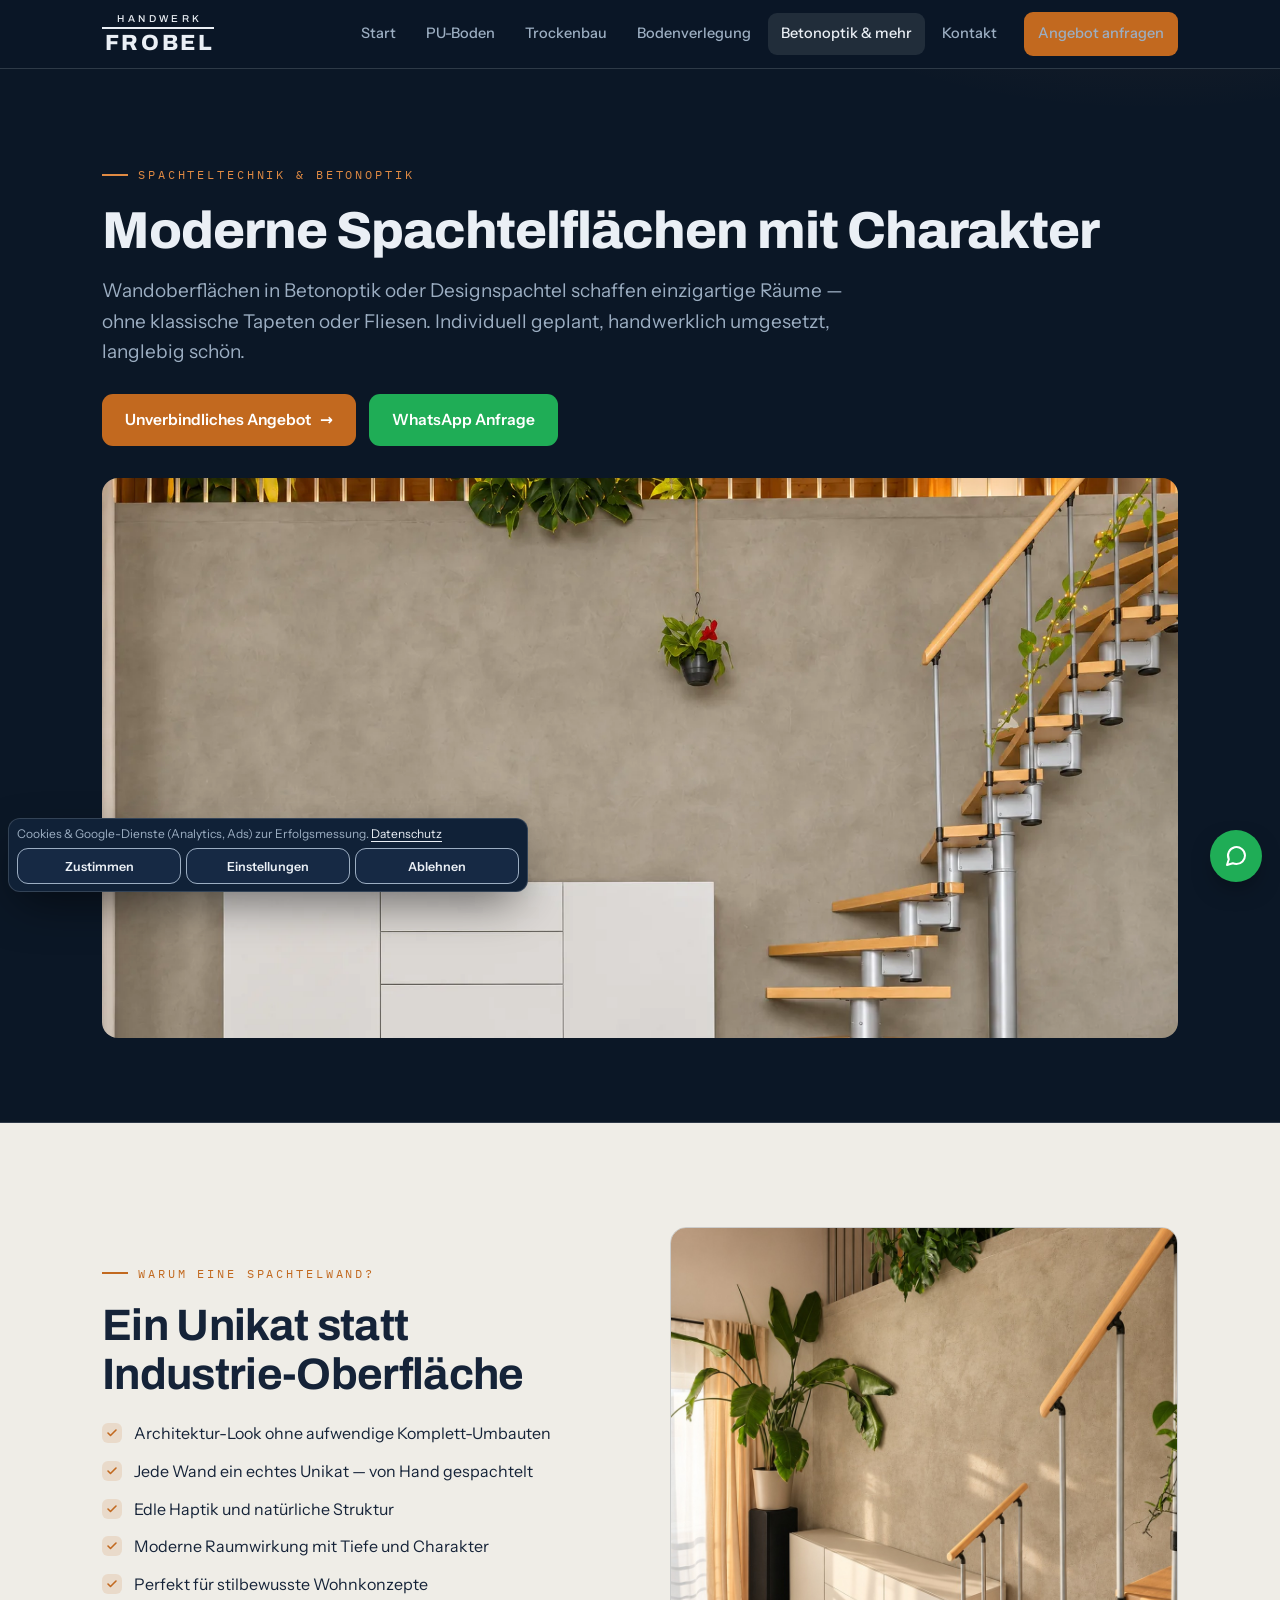
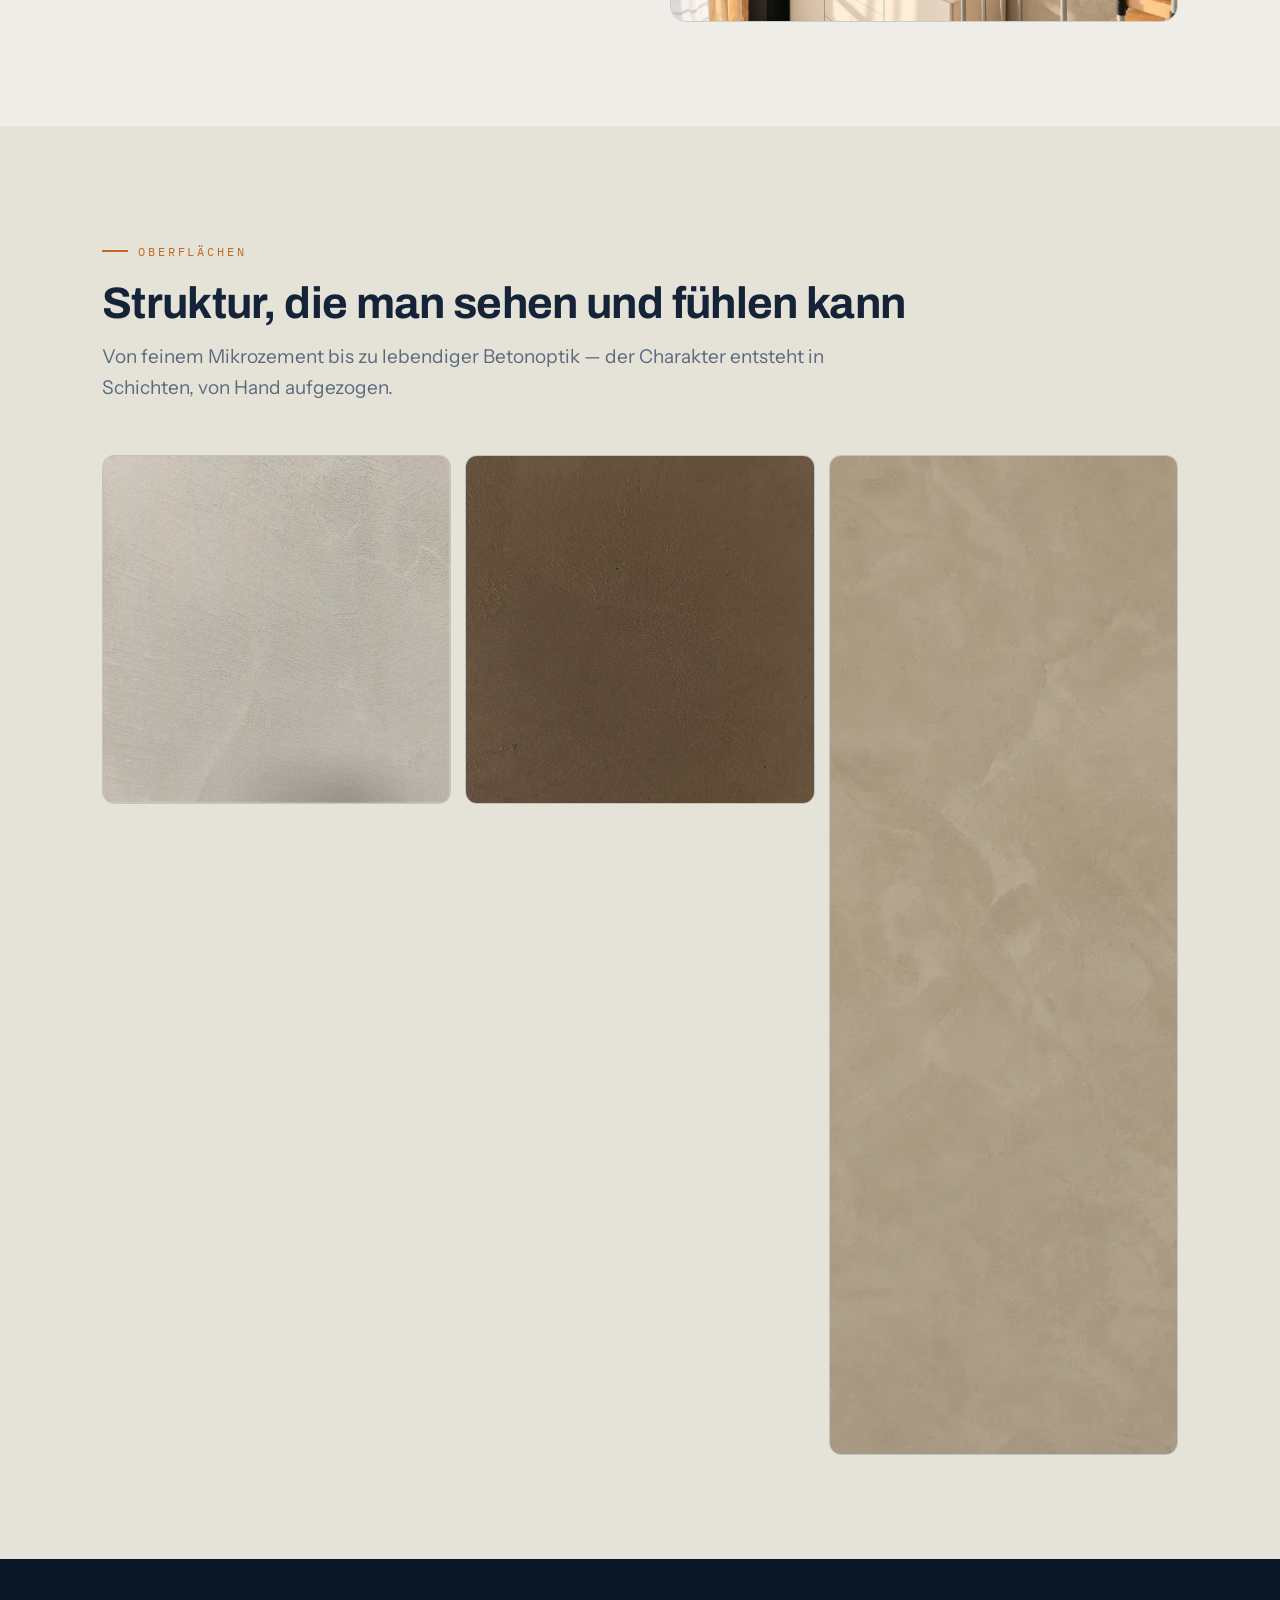
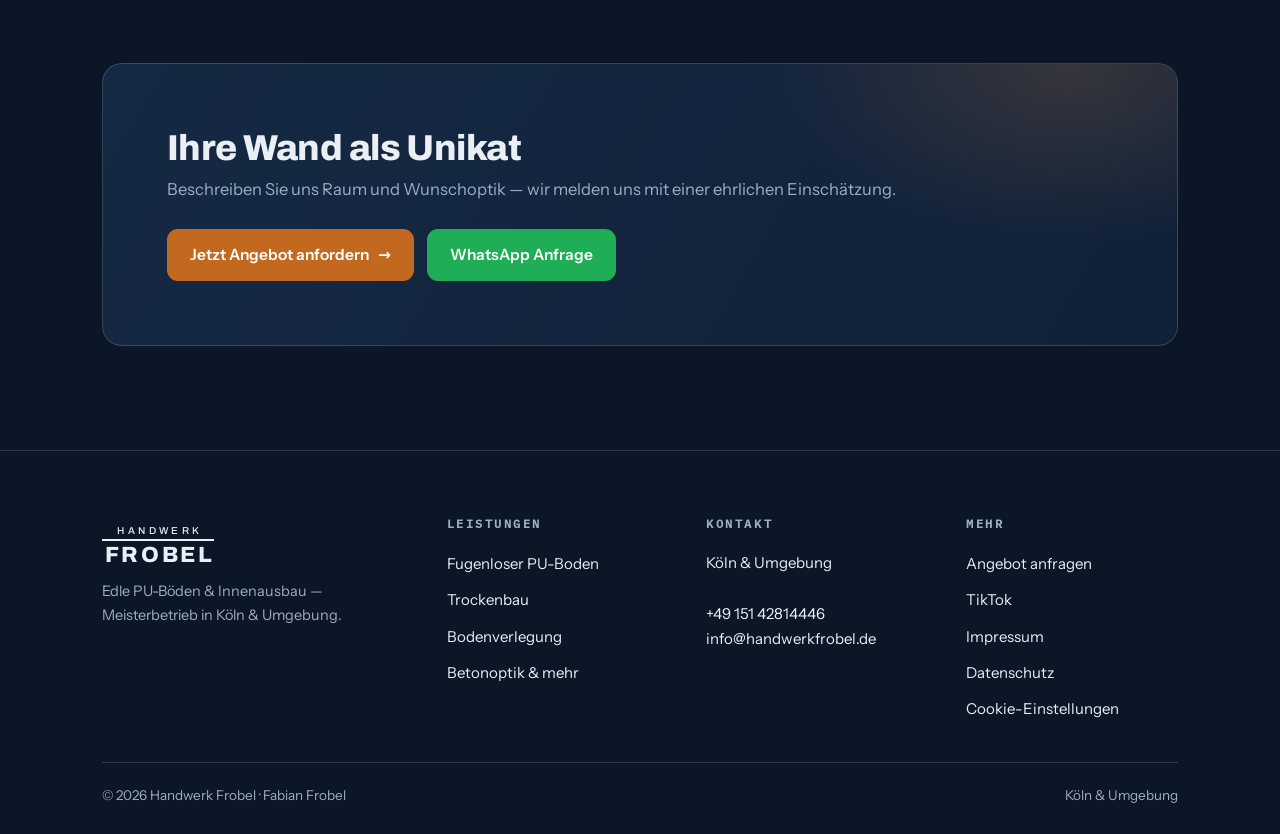
<file: designwand.html>
<!doctype html>
<html lang="de">
<head>
<meta charset="utf-8">
<meta name="viewport" content="width=device-width, initial-scale=1, viewport-fit=cover">
<title>Betonoptik &amp; Designwand Köln — Handwerk Frobel</title>
<meta name="description" content="Designw&#228;nde in Spachteltechnik und Betonoptik - fugenlose Wandfl&#228;chen mit Charakter, individuell geplant und handwerklich umgesetzt in K&#246;ln.">
<link rel="icon" type="image/png" sizes="32x32" href="favicon-32.png?v=2">
<link rel="icon" type="image/png" sizes="16x16" href="favicon-16.png?v=2">
<link rel="icon" type="image/png" sizes="192x192" href="favicon-192.png?v=2">
<link rel="apple-touch-icon" sizes="180x180" href="apple-touch-icon.png?v=2">
<link rel="canonical" href="https://www.handwerkfrobel.de/designwand.html">
<meta property="og:type" content="website">
<meta property="og:site_name" content="Handwerk Frobel">
<meta property="og:title" content="Betonoptik &amp; Designwand Köln — Handwerk Frobel">
<meta property="og:description" content="Designw&#228;nde in Spachteltechnik und Betonoptik - fugenlose Wandfl&#228;chen mit Charakter, individuell geplant und handwerklich umgesetzt in K&#246;ln.">
<meta property="og:image" content="https://www.handwerkfrobel.de/img/og-image.jpg">
<meta property="og:url" content="https://www.handwerkfrobel.de/designwand.html">
<meta property="og:locale" content="de_DE">
<meta name="twitter:card" content="summary_large_image">
<meta name="twitter:title" content="Betonoptik &amp; Designwand Köln — Handwerk Frobel">
<meta name="twitter:description" content="Designw&#228;nde in Spachteltechnik und Betonoptik - fugenlose Wandfl&#228;chen mit Charakter, individuell geplant und handwerklich umgesetzt in K&#246;ln.">
<meta name="twitter:image" content="https://www.handwerkfrobel.de/img/og-image.jpg">
<link rel="stylesheet" href="fonts.css">
<link rel="stylesheet" href="styles.css">
<script src="site.js" defer></script>
</head>
<body>

<header class="nav">
  <div class="container nav-inner">
    <a class="brand" href="index.html" aria-label="Handwerk Frobel – Startseite">
      <span class="brand-top">HANDWERK</span><span class="brand-rule"></span><span class="brand-main">FROBEL</span>
    </a>
    <a class="nav-call" href="tel:+4915142814446" aria-label="Anrufen: +49 151 42814446"><svg viewBox="0 0 24 24" fill="none" stroke="currentColor" stroke-width="2" stroke-linecap="round" stroke-linejoin="round" aria-hidden="true"><path d="M22 16.9v3a2 2 0 0 1-2.2 2 19.8 19.8 0 0 1-8.6-3 19.5 19.5 0 0 1-6-6 19.8 19.8 0 0 1-3-8.7A2 2 0 0 1 4.1 2h3a2 2 0 0 1 2 1.7c.1 1 .4 2 .7 2.9a2 2 0 0 1-.4 2.1L8.1 10a16 16 0 0 0 6 6l1.3-1.3a2 2 0 0 1 2.1-.4c.9.3 1.9.6 2.9.7a2 2 0 0 1 1.6 2z"/></svg><span>Anrufen</span></a>
    <button class="nav-toggle" aria-expanded="false" aria-label="Menü öffnen">☰</button>
    <nav class="nav-links" aria-label="Hauptnavigation">
      <a href="index.html">Start</a>
      <a href="pu-boden.html">PU-Boden</a>
      <a href="trockenbau.html">Trockenbau</a>
      <a href="bodenverlegung.html">Bodenverlegung</a>
      <a href="designwand.html" class="active">Betonoptik &amp; mehr</a>
      <a href="kontakt.html">Kontakt</a>
      <a href="kontakt.html" class="btn btn-primary nav-cta">Angebot anfragen</a>
    </nav>
  </div>
</header>

<section class="page-hero on-dark">
  <div class="container">
    <p class="eyebrow">Spachteltechnik &amp; Betonoptik</p>
    <h1>Moderne Spachtelflächen mit Charakter</h1>
    <p class="sub">Wandoberflächen in Betonoptik oder Designspachtel schaffen einzigartige Räume — ohne klassische Tapeten oder Fliesen. Individuell geplant, handwerklich umgesetzt, langlebig schön.</p>
    <div class="hero-ctas">
      <a class="btn btn-primary" href="kontakt.html">Unverbindliches Angebot <span class="arr">→</span></a>
      <a class="btn btn-wa" href="https://wa.me/4915142814446?text=Anfrage%20Betonoptik%3A">WhatsApp Anfrage</a>
    </div>
    <img src="img/betonoptik-wand-hero.webp" alt="Handgespachtelte Wand in heller Betonoptik neben einer Holztreppe" width="1536" height="1024" fetchpriority="high" style="display:block;width:100%;height:auto;max-height:560px;object-fit:cover;object-position:center 48%;margin-top:32px;border-radius:16px">
  </div>
</section>

<section class="section on-light">
  <div class="container">
    <div class="split">
      <div>
        <p class="eyebrow">Warum eine Spachtelwand?</p>
        <h2 class="h2">Ein Unikat statt Industrie-Oberfläche</h2>
        <ul class="checklist" style="margin-top:22px">
          <li>Architektur-Look ohne aufwendige Komplett-Umbauten</li>
          <li>Jede Wand ein echtes Unikat — von Hand gespachtelt</li>
          <li>Edle Haptik und natürliche Struktur</li>
          <li>Moderne Raumwirkung mit Tiefe und Charakter</li>
          <li>Perfekt für stilbewusste Wohnkonzepte</li>
        </ul>
      </div>
      <img src="img/dw-7.jpg" alt="Wand in Betonoptik neben einer Treppe">
    </div>
  </div>
</section>

<section class="section on-light-2">
  <div class="container">
    <div class="section-head">
      <p class="eyebrow">Oberflächen</p>
      <h2 class="h2">Struktur, die man sehen und fühlen kann</h2>
      <p class="lead">Von feinem Mikrozement bis zu lebendiger Betonoptik — der Charakter entsteht in Schichten, von Hand aufgezogen.</p>
    </div>
    <div class="gallery">
      <img src="img/dw-1.jpg" alt="Detailaufnahme einer fein gespachtelten Wandoberfläche" loading="lazy">
      <img src="img/dw-2.jpg" alt="Wandfläche in Spachteltechnik" loading="lazy">
      <img src="img/betonoptik-muster-detail.webp" alt="Detail einer Musterplatte in warmer Greige-Betonoptik mit sichtbaren Spachtelzügen" width="1000" height="1000" loading="lazy">
    </div>
  </div>
</section>

<section class="section on-dark">
  <div class="container">
    <div class="cta-band">
      <div>
        <h2>Ihre Wand als Unikat</h2>
        <p>Beschreiben Sie uns Raum und Wunschoptik — wir melden uns mit einer ehrlichen Einschätzung.</p>
      </div>
      <div class="actions">
        <a class="btn btn-primary" href="kontakt.html">Jetzt Angebot anfordern <span class="arr">→</span></a>
        <a class="btn btn-wa" href="https://wa.me/4915142814446?text=Anfrage%20Betonoptik%3A">WhatsApp Anfrage</a>
      </div>
    </div>
  </div>
</section>

<footer>
  <div class="container">
    <div class="foot-grid">
      <div>
        <a class="brand" href="index.html"><span class="brand-top">HANDWERK</span><span class="brand-rule"></span><span class="brand-main">FROBEL</span></a>
        <p class="foot-tag">Edle PU-Böden &amp; Innenausbau — Meisterbetrieb in Köln &amp; Umgebung.</p>
      </div>
      <div>
        <h4>Leistungen</h4>
        <ul>
          <li><a href="pu-boden.html">Fugenloser PU-Boden</a></li>
          <li><a href="trockenbau.html">Trockenbau</a></li>
          <li><a href="bodenverlegung.html">Bodenverlegung</a></li>
          <li><a href="designwand.html">Betonoptik &amp; mehr</a></li>
        </ul>
      </div>
      <div>
        <h4>Kontakt</h4>
        <address class="plain">Köln &amp; Umgebung<br><br><a href="tel:+4915142814446">+49 151 42814446</a><br>info@handwerkfrobel.de</address>
      </div>
      <div>
        <h4>Mehr</h4>
        <ul>
          <li><a href="kontakt.html">Angebot anfragen</a></li>
          <li><a href="https://tiktok.com/@handwerkfrobel" rel="noopener">TikTok</a></li>
          <li><a href="impressum.html">Impressum</a></li>
          <li><a href="datenschutz.html">Datenschutz</a></li>
          <li><a href="datenschutz.html#statistik" data-cookie-settings>Cookie-Einstellungen</a></li>
        </ul>
      </div>
    </div>
    <div class="foot-bottom">
      <span>© 2026 Handwerk Frobel · Fabian Frobel</span>
      <span>Köln &amp; Umgebung</span>
    </div>
  </div>
</footer>

<a class="wa-float" href="https://wa.me/4915142814446?text=Anfrage%20zu%20meinem%20Projekt%3A" rel="noopener" aria-label="Direkt per WhatsApp anfragen"><svg viewBox="0 0 24 24" fill="none" stroke="currentColor" stroke-width="2" stroke-linecap="round" stroke-linejoin="round"><path d="M21 11.5a8.5 8.5 0 0 1-8.5 8.5c-1.3 0-2.6-.3-3.7-.8L3 21l1.8-5.8A8.5 8.5 0 1 1 21 11.5z"/></svg></a>
</body>
</html>
</file>
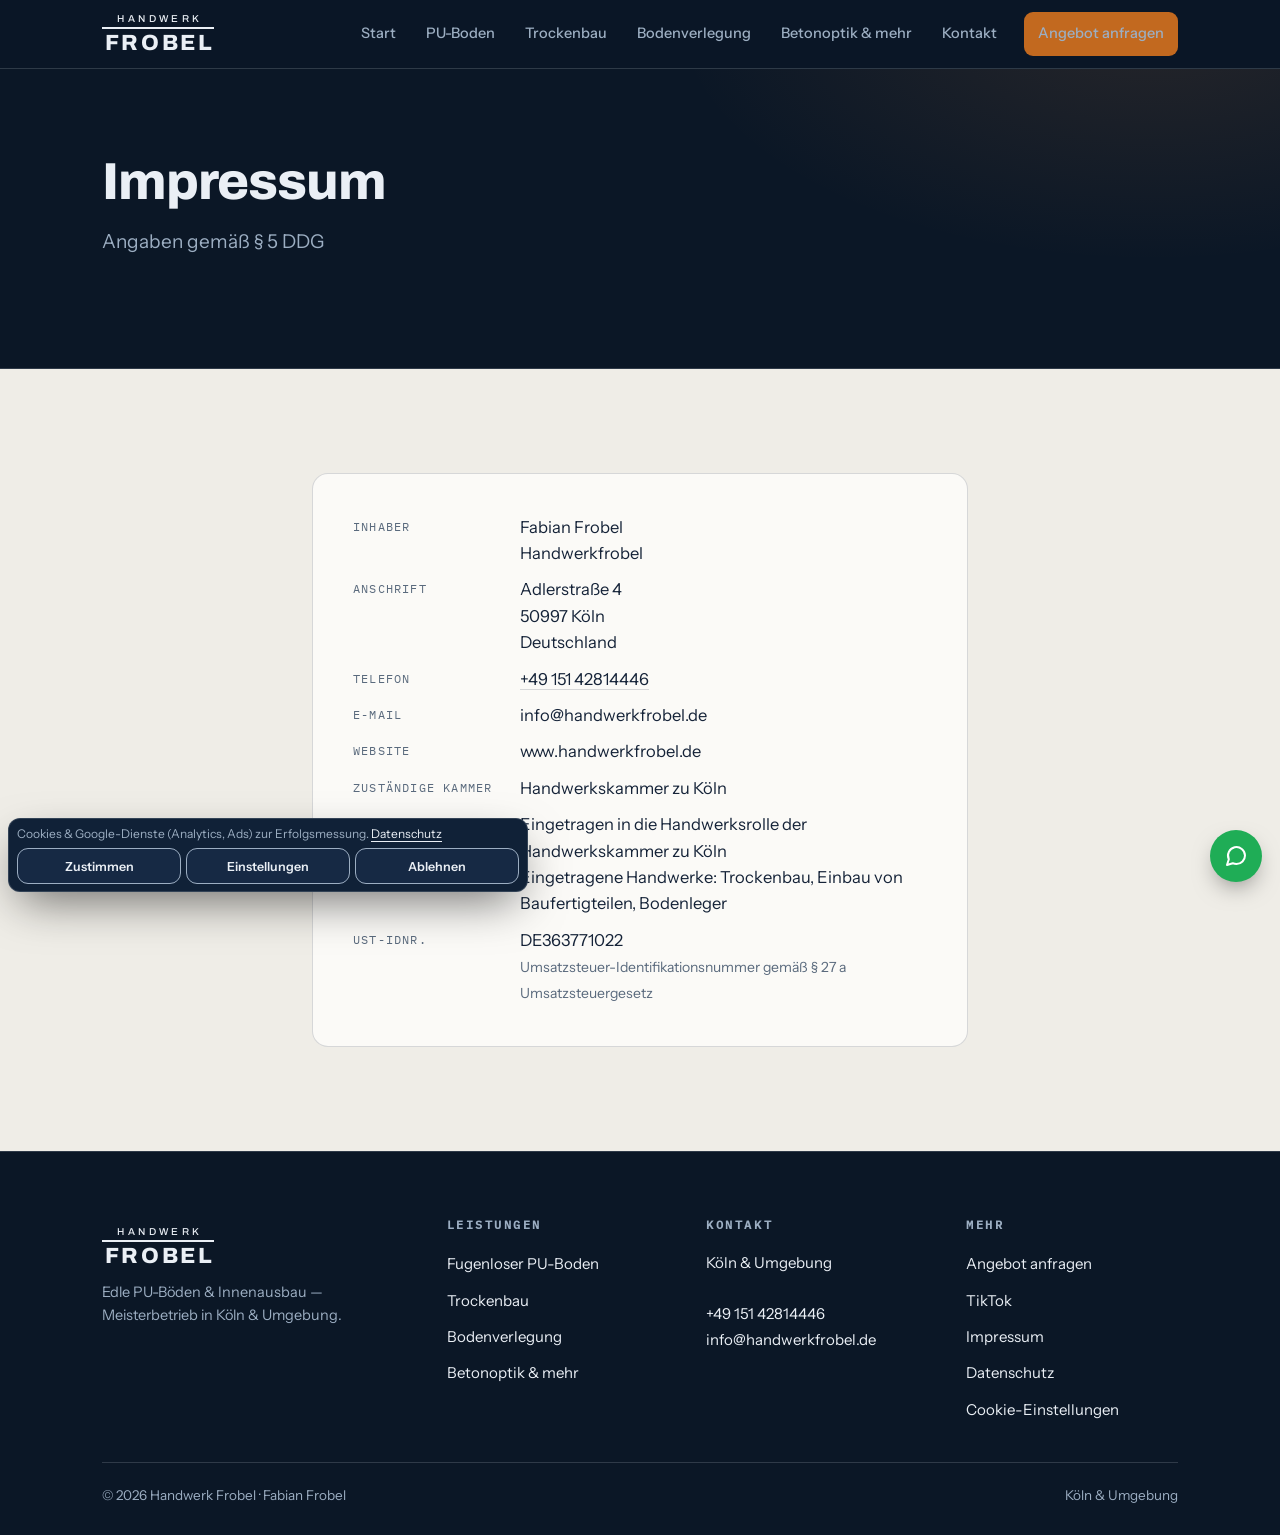
<file: impressum.html>
<!doctype html>
<html lang="de">
<head>
<meta charset="utf-8">
<meta name="viewport" content="width=device-width, initial-scale=1, viewport-fit=cover">
<title>Impressum — Handwerk Frobel</title>
<meta name="description" content="Impressum von Handwerk Frobel, K&#246;ln.">
<link rel="icon" type="image/png" sizes="32x32" href="favicon-32.png?v=2">
<link rel="icon" type="image/png" sizes="16x16" href="favicon-16.png?v=2">
<link rel="icon" type="image/png" sizes="192x192" href="favicon-192.png?v=2">
<link rel="apple-touch-icon" sizes="180x180" href="apple-touch-icon.png?v=2">
<link rel="canonical" href="https://www.handwerkfrobel.de/impressum.html">
<meta property="og:type" content="website">
<meta property="og:site_name" content="Handwerk Frobel">
<meta property="og:title" content="Impressum — Handwerk Frobel">
<meta property="og:description" content="Impressum von Handwerk Frobel, K&#246;ln.">
<meta property="og:image" content="https://www.handwerkfrobel.de/img/og-image.jpg">
<meta property="og:url" content="https://www.handwerkfrobel.de/impressum.html">
<meta property="og:locale" content="de_DE">
<meta name="twitter:card" content="summary_large_image">
<meta name="twitter:title" content="Impressum — Handwerk Frobel">
<meta name="twitter:description" content="Impressum von Handwerk Frobel, K&#246;ln.">
<meta name="twitter:image" content="https://www.handwerkfrobel.de/img/og-image.jpg">
<link rel="stylesheet" href="fonts.css">
<link rel="stylesheet" href="styles.css">
<script src="site.js" defer></script>
</head>
<body>

<header class="nav">
  <div class="container nav-inner">
    <a class="brand" href="index.html" aria-label="Handwerk Frobel – Startseite">
      <span class="brand-top">HANDWERK</span><span class="brand-rule"></span><span class="brand-main">FROBEL</span>
    </a>
    <a class="nav-call" href="tel:+4915142814446" aria-label="Anrufen: +49 151 42814446"><svg viewBox="0 0 24 24" fill="none" stroke="currentColor" stroke-width="2" stroke-linecap="round" stroke-linejoin="round" aria-hidden="true"><path d="M22 16.9v3a2 2 0 0 1-2.2 2 19.8 19.8 0 0 1-8.6-3 19.5 19.5 0 0 1-6-6 19.8 19.8 0 0 1-3-8.7A2 2 0 0 1 4.1 2h3a2 2 0 0 1 2 1.7c.1 1 .4 2 .7 2.9a2 2 0 0 1-.4 2.1L8.1 10a16 16 0 0 0 6 6l1.3-1.3a2 2 0 0 1 2.1-.4c.9.3 1.9.6 2.9.7a2 2 0 0 1 1.6 2z"/></svg><span>Anrufen</span></a>
    <button class="nav-toggle" aria-expanded="false" aria-label="Menü öffnen">☰</button>
    <nav class="nav-links" aria-label="Hauptnavigation">
      <a href="index.html">Start</a>
      <a href="pu-boden.html">PU-Boden</a>
      <a href="trockenbau.html">Trockenbau</a>
      <a href="bodenverlegung.html">Bodenverlegung</a>
      <a href="designwand.html">Betonoptik &amp; mehr</a>
      <a href="kontakt.html">Kontakt</a>
      <a href="kontakt.html" class="btn btn-primary nav-cta">Angebot anfragen</a>
    </nav>
  </div>
</header>

<section class="page-hero on-dark">
  <div class="container">
    <h1>Impressum</h1>
    <p class="sub">Angaben gemäß § 5 DDG</p>
  </div>
</section>

<section class="section on-light">
  <div class="container legal">
    <div class="legal-card">
      <dl>
        <dt>Inhaber</dt>
        <dd>Fabian Frobel<br>Handwerkfrobel</dd>
        <dt>Anschrift</dt>
        <dd>Adlerstraße 4<br>50997 Köln<br>Deutschland</dd>
        <dt>Telefon</dt>
        <dd><a href="tel:+4915142814446">+49 151 42814446</a></dd>
        <dt>E-Mail</dt>
        <dd>info@handwerkfrobel.de</dd>
        <dt>Website</dt>
        <dd>www.handwerkfrobel.de</dd>
        <dt>Zuständige Kammer</dt>
        <dd>Handwerkskammer zu Köln</dd>
        <dt>Handwerksrolle</dt>
        <dd>Eingetragen in die Handwerksrolle der Handwerkskammer zu Köln<br>Eingetragene Handwerke: Trockenbau, Einbau von Baufertigteilen, Bodenleger</dd>
        <dt>USt-IdNr.</dt>
        <dd>DE363771022<br><span style="color:var(--muted);font-size:14px">Umsatzsteuer-Identifikationsnummer gemäß § 27 a Umsatzsteuergesetz</span></dd>
      </dl>
    </div>
  </div>
</section>

<footer>
  <div class="container">
    <div class="foot-grid">
      <div>
        <a class="brand" href="index.html"><span class="brand-top">HANDWERK</span><span class="brand-rule"></span><span class="brand-main">FROBEL</span></a>
        <p class="foot-tag">Edle PU-Böden &amp; Innenausbau — Meisterbetrieb in Köln &amp; Umgebung.</p>
      </div>
      <div>
        <h4>Leistungen</h4>
        <ul>
          <li><a href="pu-boden.html">Fugenloser PU-Boden</a></li>
          <li><a href="trockenbau.html">Trockenbau</a></li>
          <li><a href="bodenverlegung.html">Bodenverlegung</a></li>
          <li><a href="designwand.html">Betonoptik &amp; mehr</a></li>
        </ul>
      </div>
      <div>
        <h4>Kontakt</h4>
        <address class="plain">Köln &amp; Umgebung<br><br><a href="tel:+4915142814446">+49 151 42814446</a><br>info@handwerkfrobel.de</address>
      </div>
      <div>
        <h4>Mehr</h4>
        <ul>
          <li><a href="kontakt.html">Angebot anfragen</a></li>
          <li><a href="https://tiktok.com/@handwerkfrobel" rel="noopener">TikTok</a></li>
          <li><a href="impressum.html">Impressum</a></li>
          <li><a href="datenschutz.html">Datenschutz</a></li>
          <li><a href="datenschutz.html#statistik" data-cookie-settings>Cookie-Einstellungen</a></li>
        </ul>
      </div>
    </div>
    <div class="foot-bottom">
      <span>© 2026 Handwerk Frobel · Fabian Frobel</span>
      <span>Köln &amp; Umgebung</span>
    </div>
  </div>
</footer>

<a class="wa-float" href="https://wa.me/4915142814446?text=Anfrage%20zu%20meinem%20Projekt%3A" rel="noopener" aria-label="Direkt per WhatsApp anfragen"><svg viewBox="0 0 24 24" fill="none" stroke="currentColor" stroke-width="2" stroke-linecap="round" stroke-linejoin="round"><path d="M21 11.5a8.5 8.5 0 0 1-8.5 8.5c-1.3 0-2.6-.3-3.7-.8L3 21l1.8-5.8A8.5 8.5 0 1 1 21 11.5z"/></svg></a>
</body>
</html>
</file>
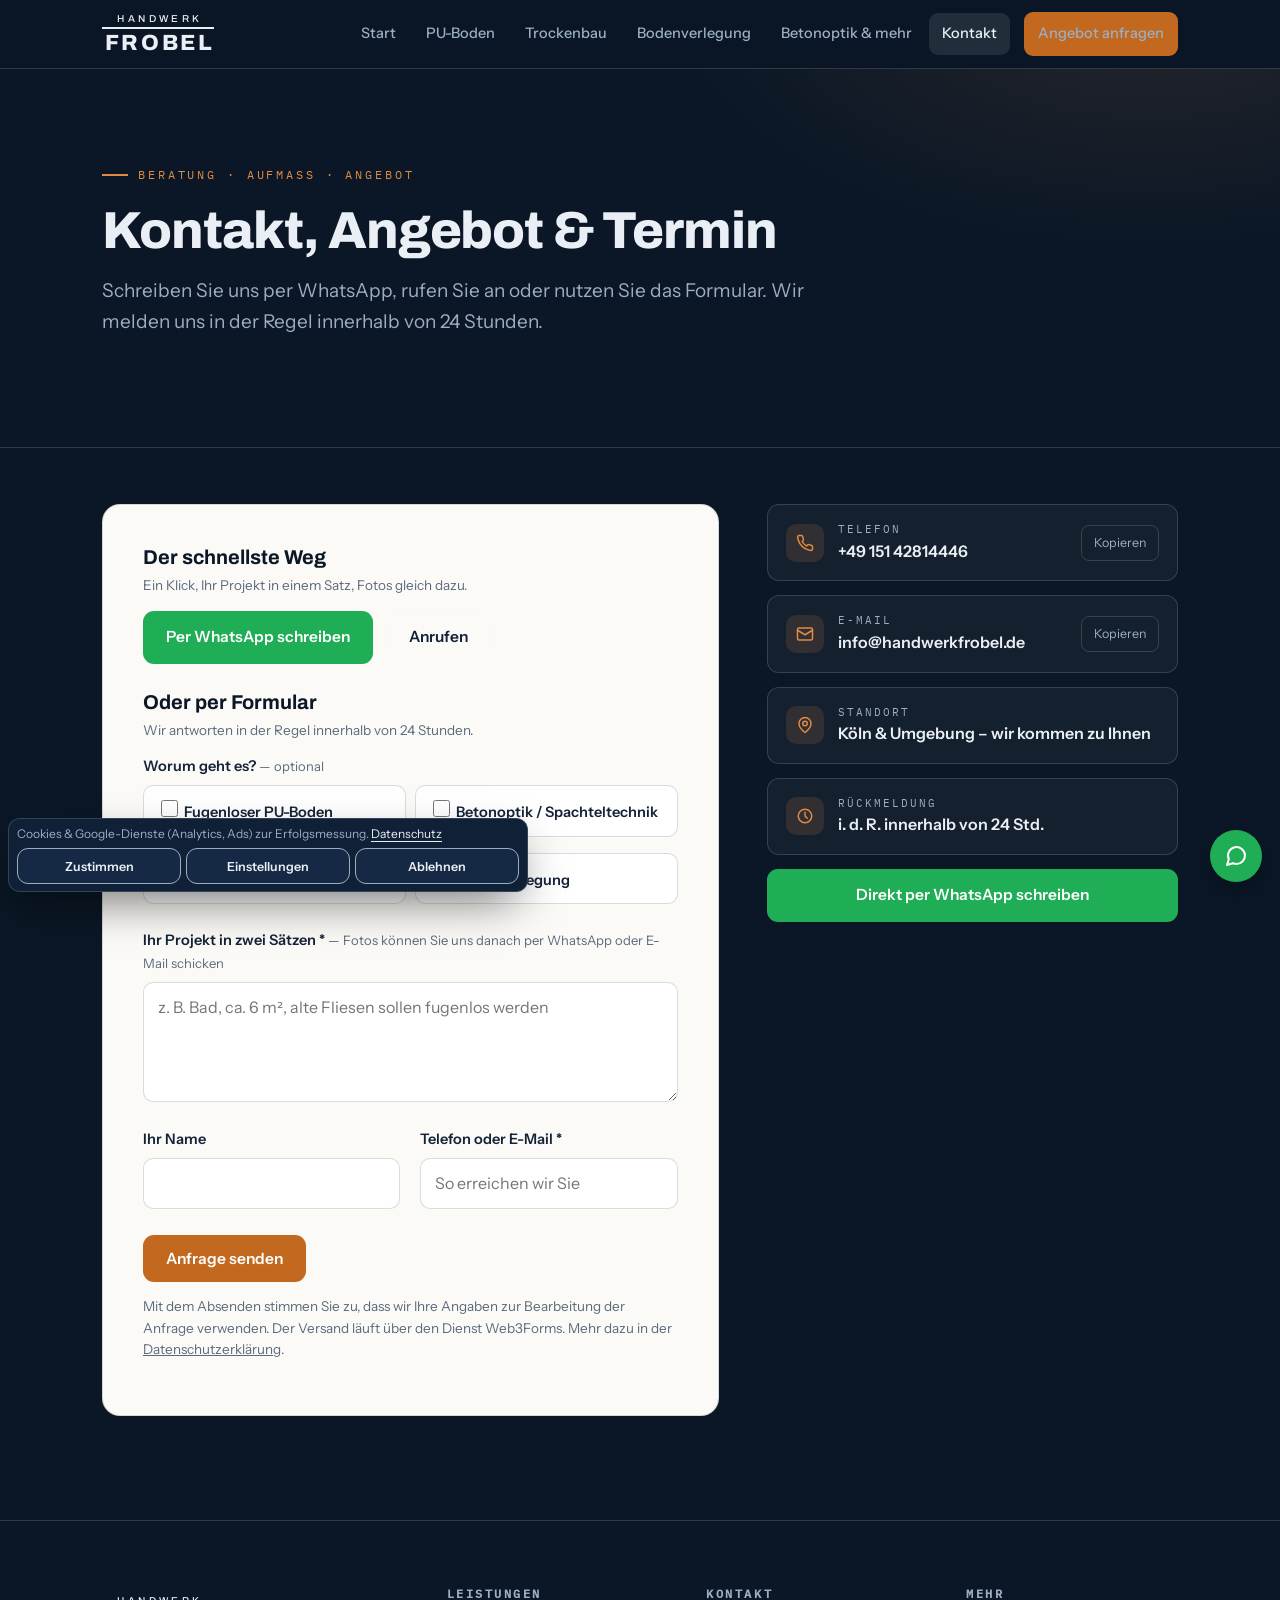
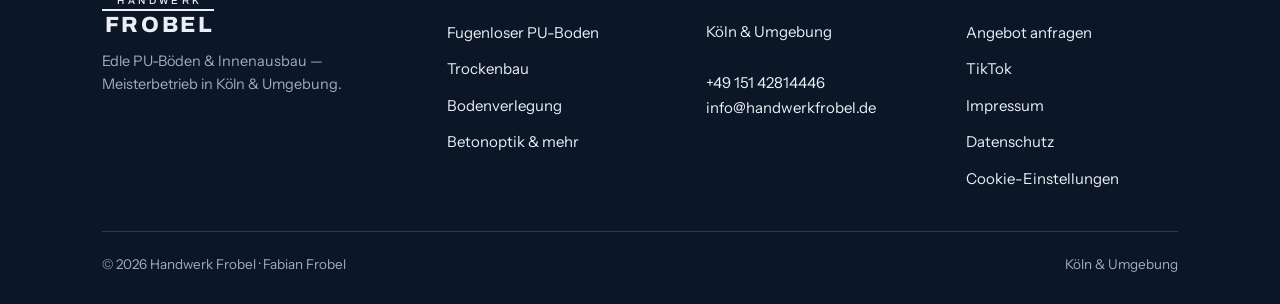
<file: kontakt.html>
<!doctype html>
<html lang="de">
<head>
<meta charset="utf-8">
<meta name="viewport" content="width=device-width, initial-scale=1, viewport-fit=cover">
<title>Kontakt — Handwerk Frobel</title>
<meta name="description" content="Kontakt zu Handwerk Frobel K&#246;ln: Projektanfrage per Formular oder WhatsApp - R&#252;ckmeldung in der Regel innerhalb von 24 Stunden.">
<link rel="icon" type="image/png" sizes="32x32" href="favicon-32.png?v=2">
<link rel="icon" type="image/png" sizes="16x16" href="favicon-16.png?v=2">
<link rel="icon" type="image/png" sizes="192x192" href="favicon-192.png?v=2">
<link rel="apple-touch-icon" sizes="180x180" href="apple-touch-icon.png?v=2">
<link rel="canonical" href="https://www.handwerkfrobel.de/kontakt.html">
<meta property="og:type" content="website">
<meta property="og:site_name" content="Handwerk Frobel">
<meta property="og:title" content="Kontakt — Handwerk Frobel">
<meta property="og:description" content="Kontakt zu Handwerk Frobel K&#246;ln: Projektanfrage per Formular oder WhatsApp - R&#252;ckmeldung in der Regel innerhalb von 24 Stunden.">
<meta property="og:image" content="https://www.handwerkfrobel.de/img/og-image.jpg">
<meta property="og:url" content="https://www.handwerkfrobel.de/kontakt.html">
<meta property="og:locale" content="de_DE">
<meta name="twitter:card" content="summary_large_image">
<meta name="twitter:title" content="Kontakt — Handwerk Frobel">
<meta name="twitter:description" content="Kontakt zu Handwerk Frobel K&#246;ln: Projektanfrage per Formular oder WhatsApp - R&#252;ckmeldung in der Regel innerhalb von 24 Stunden.">
<meta name="twitter:image" content="https://www.handwerkfrobel.de/img/og-image.jpg">
<link rel="stylesheet" href="fonts.css">
<link rel="stylesheet" href="styles.css">
<script src="site.js" defer></script>
</head>
<body>

<header class="nav">
  <div class="container nav-inner">
    <a class="brand" href="index.html" aria-label="Handwerk Frobel – Startseite">
      <span class="brand-top">HANDWERK</span><span class="brand-rule"></span><span class="brand-main">FROBEL</span>
    </a>
    <a class="nav-call" href="tel:+4915142814446" aria-label="Anrufen: +49 151 42814446"><svg viewBox="0 0 24 24" fill="none" stroke="currentColor" stroke-width="2" stroke-linecap="round" stroke-linejoin="round" aria-hidden="true"><path d="M22 16.9v3a2 2 0 0 1-2.2 2 19.8 19.8 0 0 1-8.6-3 19.5 19.5 0 0 1-6-6 19.8 19.8 0 0 1-3-8.7A2 2 0 0 1 4.1 2h3a2 2 0 0 1 2 1.7c.1 1 .4 2 .7 2.9a2 2 0 0 1-.4 2.1L8.1 10a16 16 0 0 0 6 6l1.3-1.3a2 2 0 0 1 2.1-.4c.9.3 1.9.6 2.9.7a2 2 0 0 1 1.6 2z"/></svg><span>Anrufen</span></a>
    <button class="nav-toggle" aria-expanded="false" aria-label="Menü öffnen">☰</button>
    <nav class="nav-links" aria-label="Hauptnavigation">
      <a href="index.html">Start</a>
      <a href="pu-boden.html">PU-Boden</a>
      <a href="trockenbau.html">Trockenbau</a>
      <a href="bodenverlegung.html">Bodenverlegung</a>
      <a href="designwand.html">Betonoptik &amp; mehr</a>
      <a href="kontakt.html" class="active">Kontakt</a>
      <a href="kontakt.html" class="btn btn-primary nav-cta">Angebot anfragen</a>
    </nav>
  </div>
</header>

<section class="page-hero on-dark">
  <div class="container">
    <p class="eyebrow">Beratung · Aufmaß · Angebot</p>
    <h1>Kontakt, Angebot &amp; Termin</h1>
    <p class="sub">Schreiben Sie uns per WhatsApp, rufen Sie an oder nutzen Sie das Formular. Wir melden uns in der Regel innerhalb von 24 Stunden.</p>
  </div>
</section>

<section class="section on-dark" style="padding-top:clamp(32px,5vw,56px)">
  <div class="container">
    <div style="display:grid;grid-template-columns:1.5fr 1fr;gap:clamp(24px,4vw,48px);align-items:start" class="kontakt-grid">

      <div class="form-card">
        <h2 style="font-family:var(--font-display);font-size:20px;line-height:1.2;margin:0 0 6px;color:var(--ink)">Der schnellste Weg</h2>
        <p class="form-note" style="margin:0 0 14px">Ein Klick, Ihr Projekt in einem Satz, Fotos gleich dazu.</p>
        <div class="form-actions" style="margin:0 0 26px">
          <a id="wa-quick" class="btn btn-wa" href="https://wa.me/4915142814446?text=Anfrage%20zu%20meinem%20Projekt%3A" rel="noopener">Per WhatsApp schreiben</a>
          <a class="btn btn-ghost" href="tel:+4915142814446">Anrufen</a>
        </div>

        <h2 style="font-family:var(--font-display);font-size:20px;line-height:1.2;margin:0 0 6px;color:var(--ink)">Oder per Formular</h2>
        <p class="form-note" style="margin:0 0 14px">Wir antworten in der Regel innerhalb von 24 Stunden.</p>
        <form id="anfrage-form" action="https://api.web3forms.com/submit" method="POST">
          <input type="hidden" name="access_key" value="782ab164-5df0-4936-ac47-3d411521baf6">
          <input type="hidden" name="subject" value="Neue Anfrage über handwerkfrobel.de">
          <input type="hidden" name="from_name" value="Website Handwerk Frobel">
          <input type="checkbox" name="botcheck" tabindex="-1" autocomplete="off" style="display:none" aria-hidden="true">
          <div class="form-grid">
            <div class="field fw">
              <label>Worum geht es? <span class="hint">— optional</span></label>
              <div class="choice-grid">
                <label class="choice"><input type="checkbox" name="leistung" value="Fugenloser PU-Boden"> Fugenloser PU-Boden</label>
                <label class="choice"><input type="checkbox" name="leistung" value="Betonoptik / Spachteltechnik"> Betonoptik / Spachteltechnik</label>
                <label class="choice"><input type="checkbox" name="leistung" value="Trockenbau"> Trockenbau</label>
                <label class="choice"><input type="checkbox" name="leistung" value="Bodenverlegung"> Bodenverlegung</label>
              </div>
            </div>
            <div class="field fw">
              <label for="message">Ihr Projekt in zwei Sätzen * <span class="hint">— Fotos können Sie uns danach per WhatsApp oder E-Mail schicken</span></label>
              <textarea id="message" name="message" required placeholder="z. B. Bad, ca. 6 m², alte Fliesen sollen fugenlos werden"></textarea>
            </div>
            <div class="field">
              <label for="name">Ihr Name</label>
              <input type="text" id="name" name="name" autocomplete="name">
            </div>
            <div class="field">
              <label for="kontakt">Telefon oder E-Mail *</label>
              <input type="text" id="kontakt" name="kontakt" required autocomplete="tel" placeholder="So erreichen wir Sie">
            </div>
          </div>
          <div class="form-actions">
            <button type="submit" class="btn btn-primary">Anfrage senden</button>
          </div>
          <p class="form-note">Mit dem Absenden stimmen Sie zu, dass wir Ihre Angaben zur Bearbeitung der Anfrage verwenden. Der Versand läuft über den Dienst Web3Forms. Mehr dazu in der <a href="datenschutz.html">Datenschutzerklärung</a>.</p>
          <p id="form-status" class="form-note form-status" role="status" aria-live="polite" hidden></p>
        </form>
      </div>

      <div class="contact-rows">
        <div class="contact-row">
          <span class="ic"><svg viewBox="0 0 24 24" fill="none" stroke="currentColor" stroke-width="2" stroke-linecap="round" stroke-linejoin="round"><path d="M22 16.9v3a2 2 0 0 1-2.2 2 19.8 19.8 0 0 1-8.6-3 19.5 19.5 0 0 1-6-6 19.8 19.8 0 0 1-3-8.7A2 2 0 0 1 4.1 2h3a2 2 0 0 1 2 1.7c.1 1 .4 2 .7 2.9a2 2 0 0 1-.4 2.1L8.1 10a16 16 0 0 0 6 6l1.3-1.3a2 2 0 0 1 2.1-.4c.9.3 1.9.6 2.9.7a2 2 0 0 1 1.6 2z"/></svg></span>
          <div>
            <div class="lbl">Telefon</div>
            <div class="val"><a href="tel:+4915142814446">+49 151 42814446</a></div>
          </div>
          <button class="copy-btn" data-copy="+4915142814446">Kopieren</button>
        </div>
        <div class="contact-row">
          <span class="ic"><svg viewBox="0 0 24 24" fill="none" stroke="currentColor" stroke-width="2" stroke-linecap="round" stroke-linejoin="round"><rect x="2" y="4" width="20" height="16" rx="2"/><path d="m22 7-10 6L2 7"/></svg></span>
          <div>
            <div class="lbl">E-Mail</div>
            <div class="val">info@handwerkfrobel.de</div>
          </div>
          <button class="copy-btn" data-copy="info@handwerkfrobel.de">Kopieren</button>
        </div>
        <div class="contact-row">
          <span class="ic"><svg viewBox="0 0 24 24" fill="none" stroke="currentColor" stroke-width="2" stroke-linecap="round" stroke-linejoin="round"><path d="M20 10c0 6-8 12-8 12S4 16 4 10a8 8 0 0 1 16 0z"/><circle cx="12" cy="10" r="3"/></svg></span>
          <div>
            <div class="lbl">Standort</div>
            <div class="val">Köln &amp; Umgebung – wir kommen zu Ihnen</div>
          </div>
        </div>
        <div class="contact-row">
          <span class="ic"><svg viewBox="0 0 24 24" fill="none" stroke="currentColor" stroke-width="2" stroke-linecap="round" stroke-linejoin="round"><circle cx="12" cy="12" r="9"/><path d="M12 7v5l3 3"/></svg></span>
          <div>
            <div class="lbl">Rückmeldung</div>
            <div class="val">i. d. R. innerhalb von 24 Std.</div>
          </div>
        </div>
        <a class="btn btn-wa" style="justify-content:center" href="https://wa.me/4915142814446?text=Anfrage%20zu%20meinem%20Projekt%3A">Direkt per WhatsApp schreiben</a>
      </div>

    </div>
  </div>
</section>

<footer>
  <div class="container">
    <div class="foot-grid">
      <div>
        <a class="brand" href="index.html"><span class="brand-top">HANDWERK</span><span class="brand-rule"></span><span class="brand-main">FROBEL</span></a>
        <p class="foot-tag">Edle PU-Böden &amp; Innenausbau — Meisterbetrieb in Köln &amp; Umgebung.</p>
      </div>
      <div>
        <h4>Leistungen</h4>
        <ul>
          <li><a href="pu-boden.html">Fugenloser PU-Boden</a></li>
          <li><a href="trockenbau.html">Trockenbau</a></li>
          <li><a href="bodenverlegung.html">Bodenverlegung</a></li>
          <li><a href="designwand.html">Betonoptik &amp; mehr</a></li>
        </ul>
      </div>
      <div>
        <h4>Kontakt</h4>
        <address class="plain">Köln &amp; Umgebung<br><br><a href="tel:+4915142814446">+49 151 42814446</a><br>info@handwerkfrobel.de</address>
      </div>
      <div>
        <h4>Mehr</h4>
        <ul>
          <li><a href="kontakt.html">Angebot anfragen</a></li>
          <li><a href="https://tiktok.com/@handwerkfrobel" rel="noopener">TikTok</a></li>
          <li><a href="impressum.html">Impressum</a></li>
          <li><a href="datenschutz.html">Datenschutz</a></li>
          <li><a href="datenschutz.html#statistik" data-cookie-settings>Cookie-Einstellungen</a></li>
        </ul>
      </div>
    </div>
    <div class="foot-bottom">
      <span>© 2026 Handwerk Frobel · Fabian Frobel</span>
      <span>Köln &amp; Umgebung</span>
    </div>
  </div>
</footer>

<style>
@media (max-width:920px){ .kontakt-grid{grid-template-columns:minmax(0,1fr)!important} }
</style>

<a class="wa-float" href="https://wa.me/4915142814446?text=Anfrage%20zu%20meinem%20Projekt%3A" rel="noopener" aria-label="Direkt per WhatsApp anfragen"><svg viewBox="0 0 24 24" fill="none" stroke="currentColor" stroke-width="2" stroke-linecap="round" stroke-linejoin="round"><path d="M21 11.5a8.5 8.5 0 0 1-8.5 8.5c-1.3 0-2.6-.3-3.7-.8L3 21l1.8-5.8A8.5 8.5 0 1 1 21 11.5z"/></svg></a>
</body>
</html>
</file>
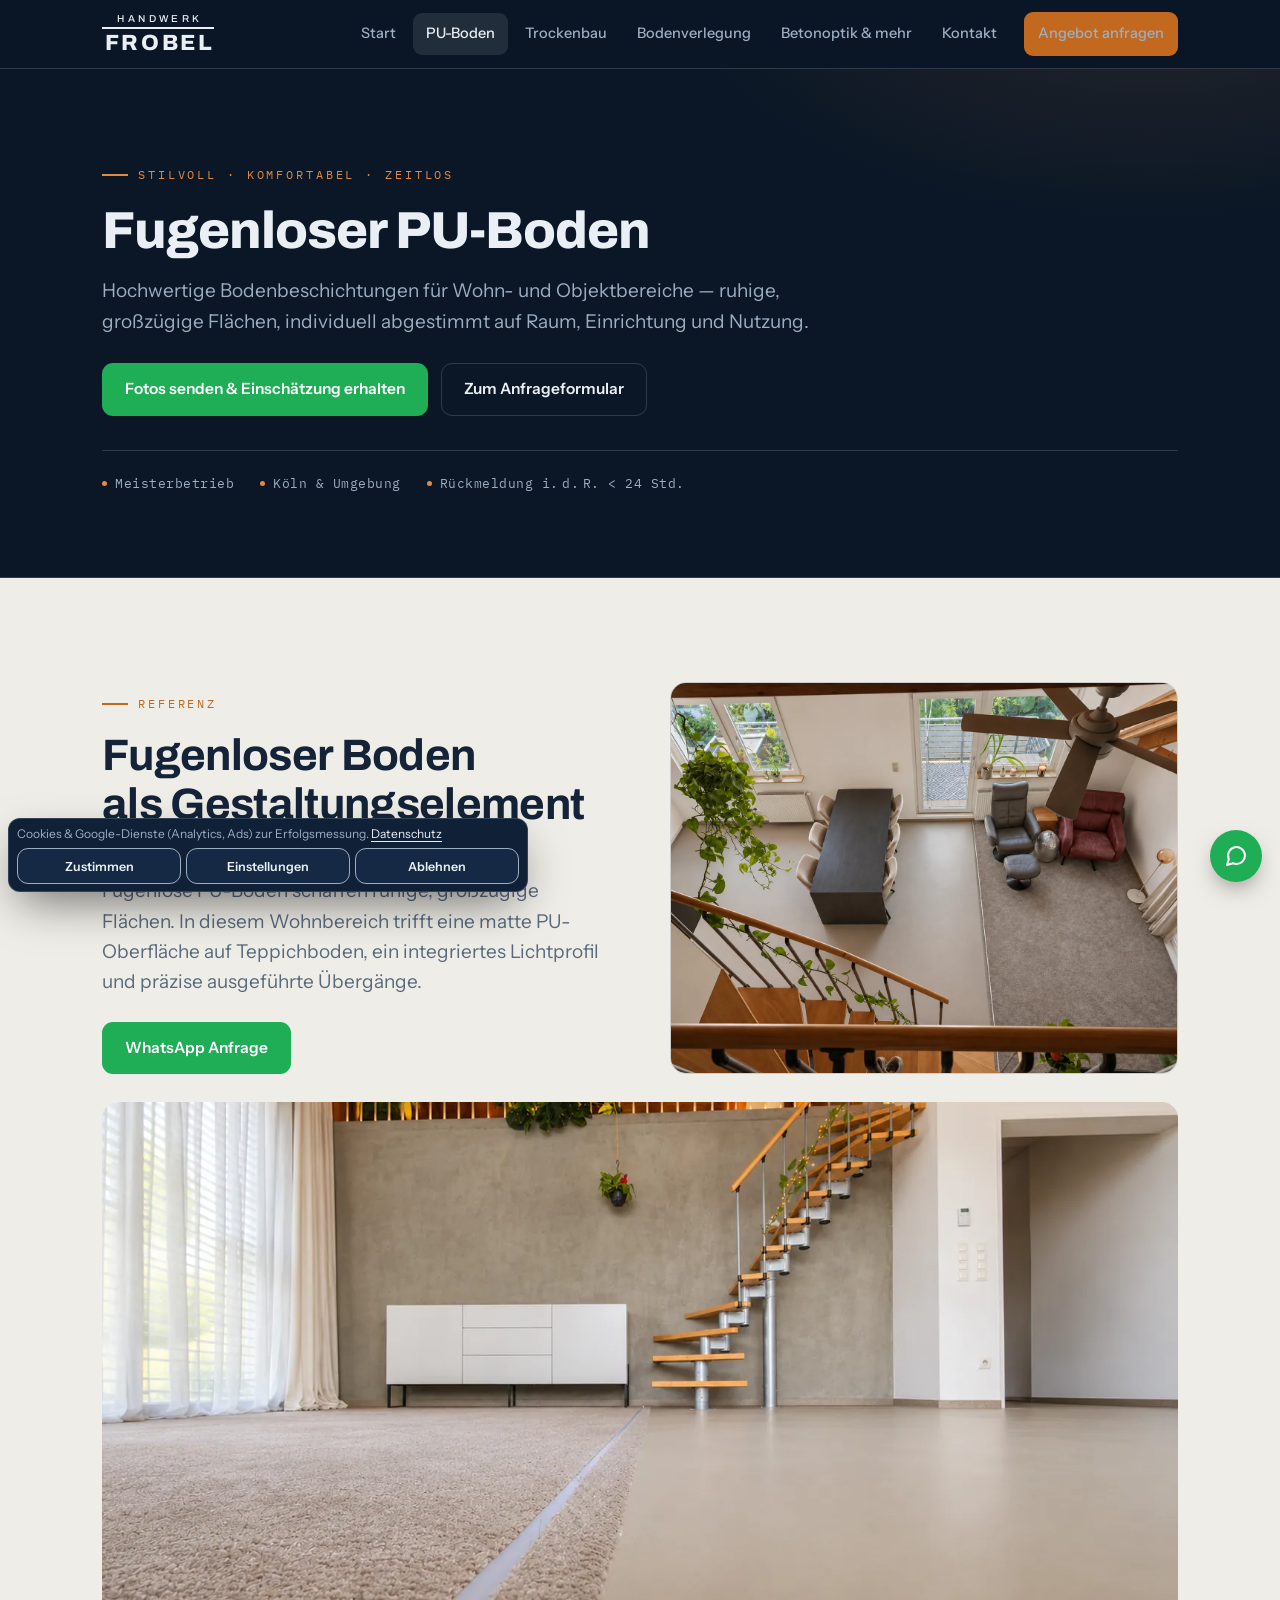
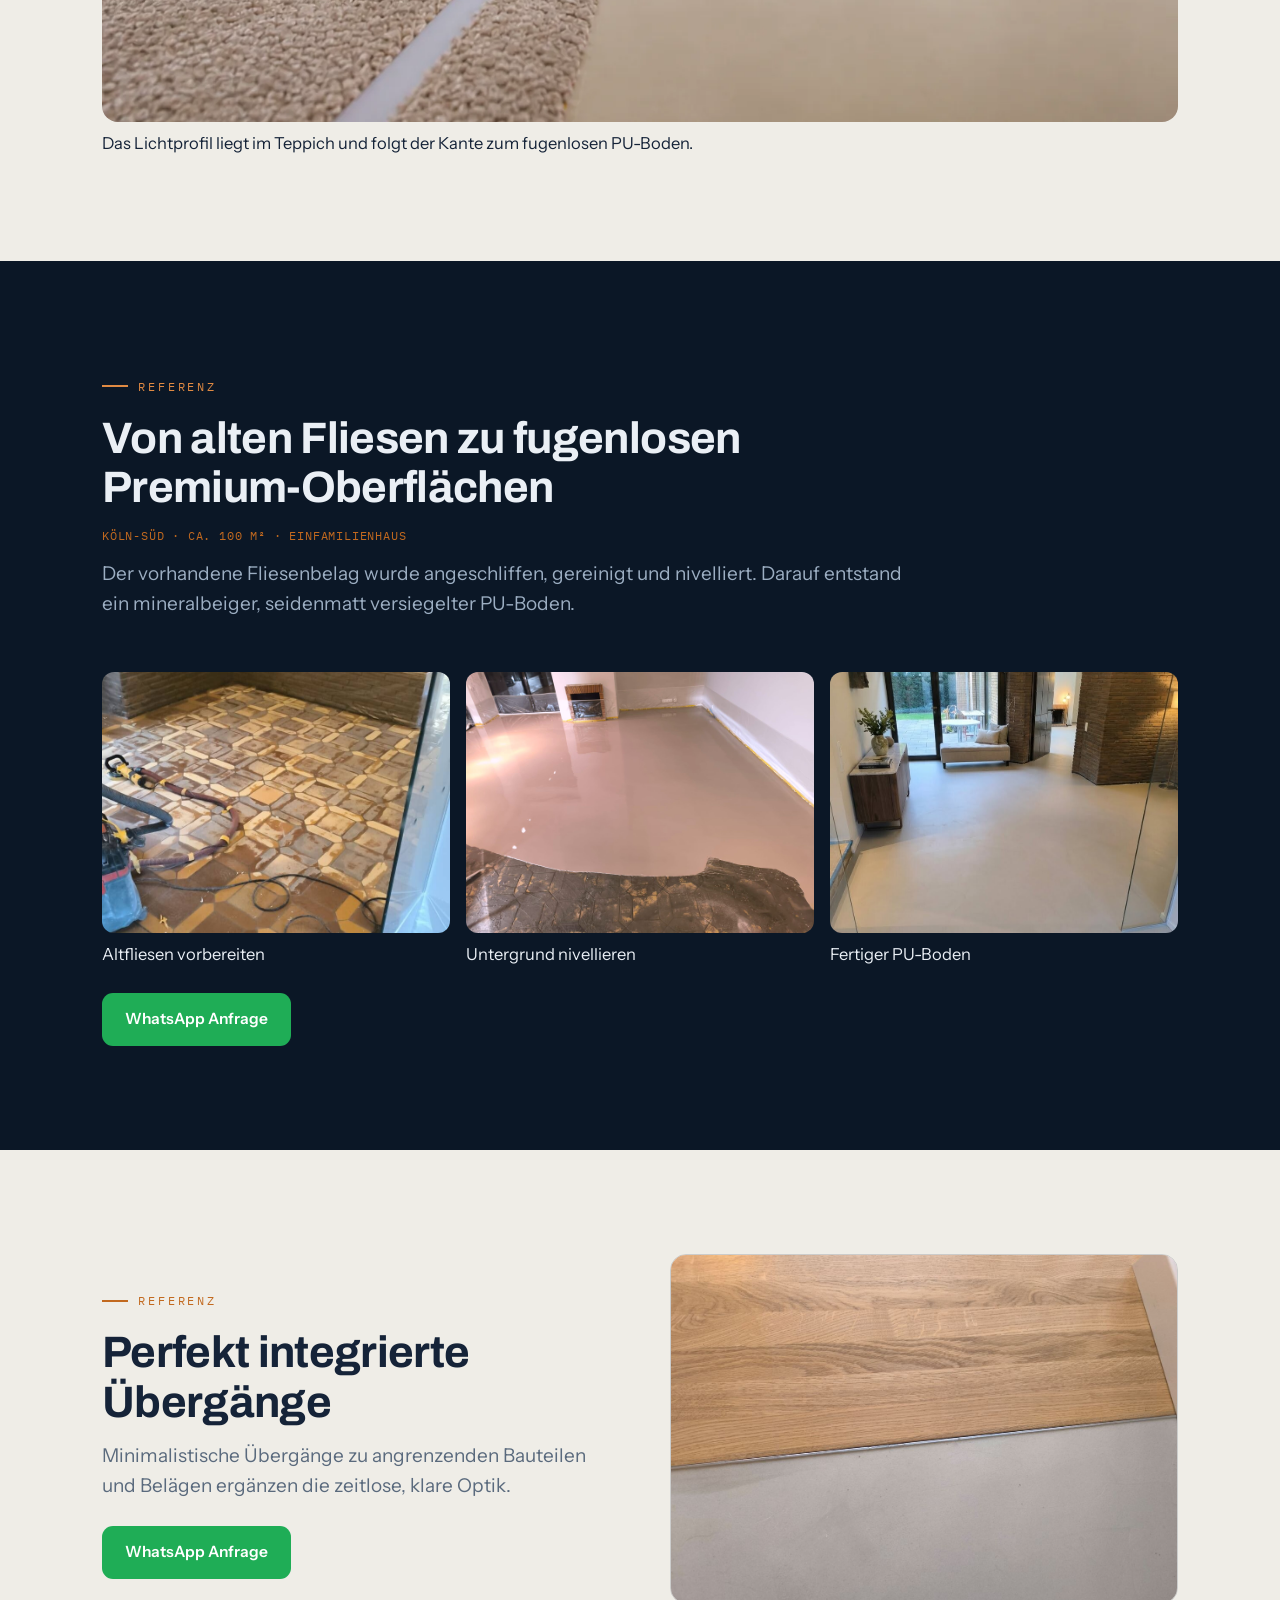
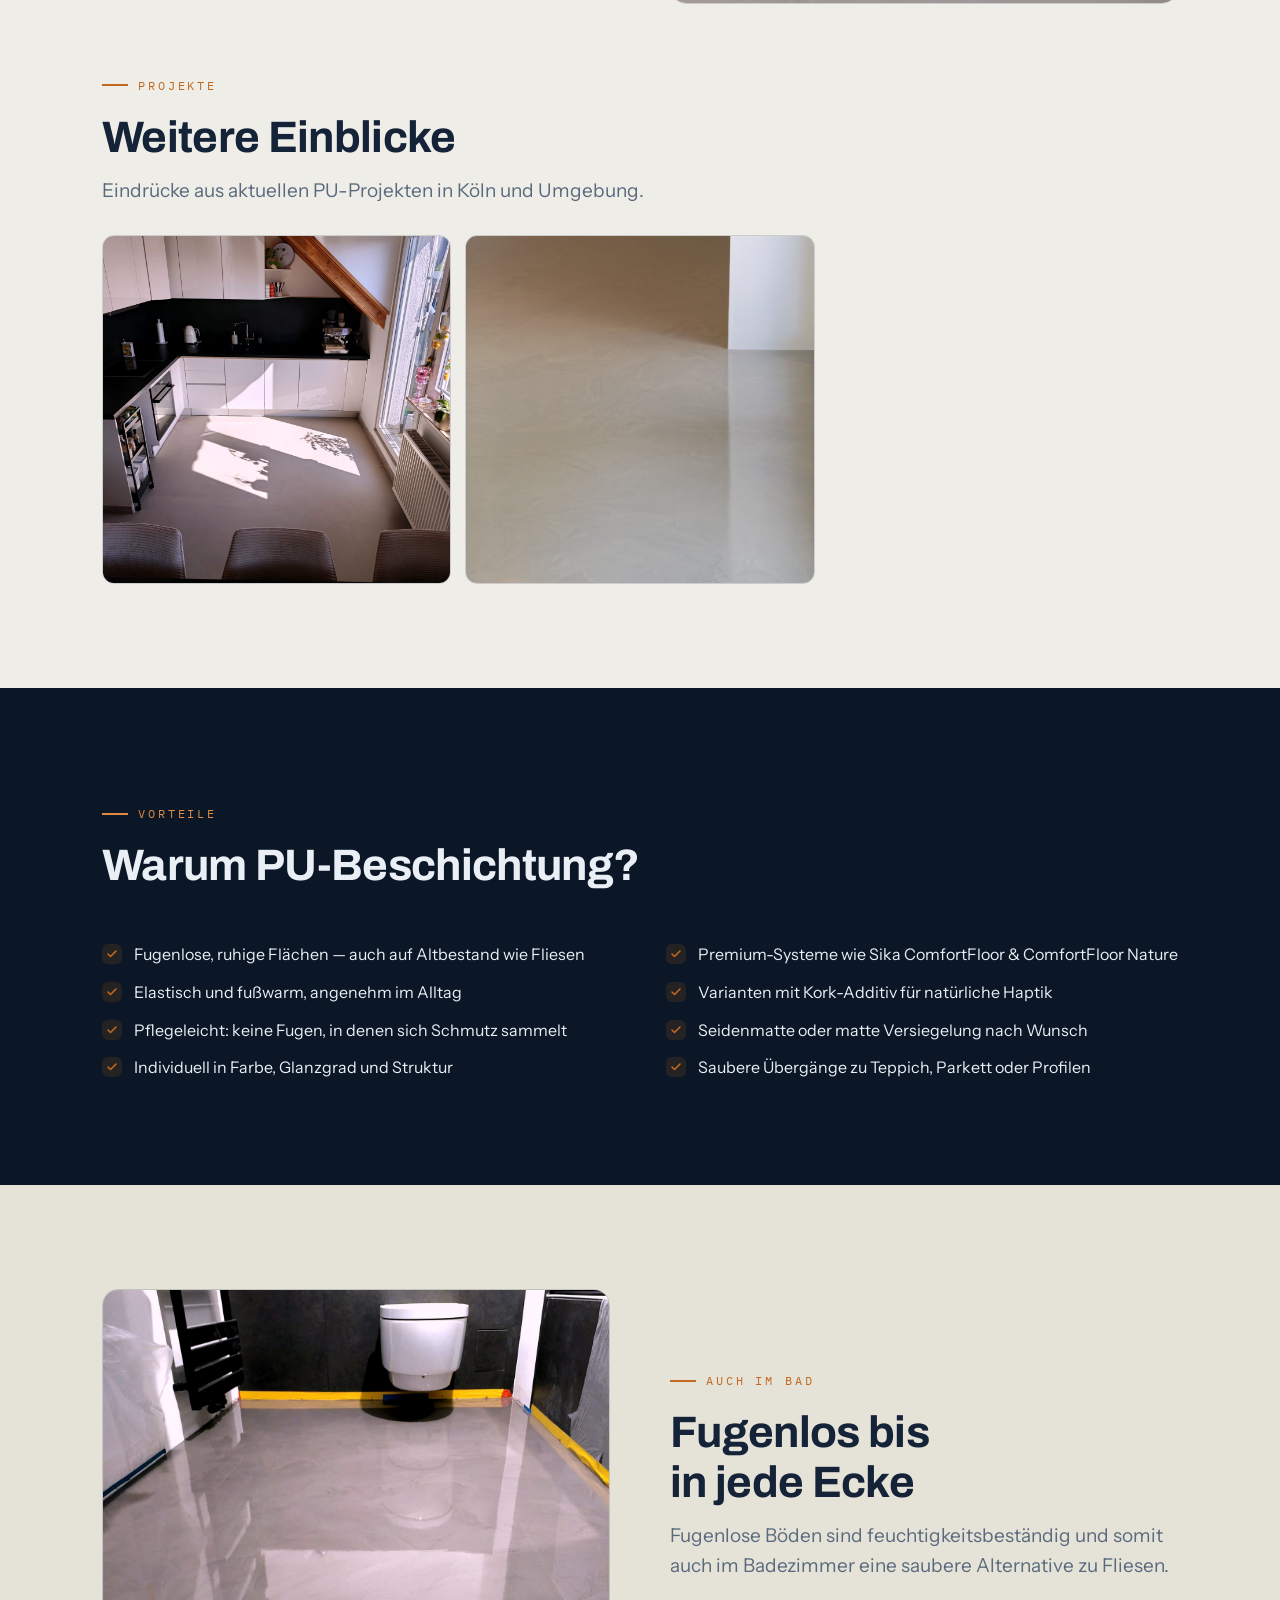
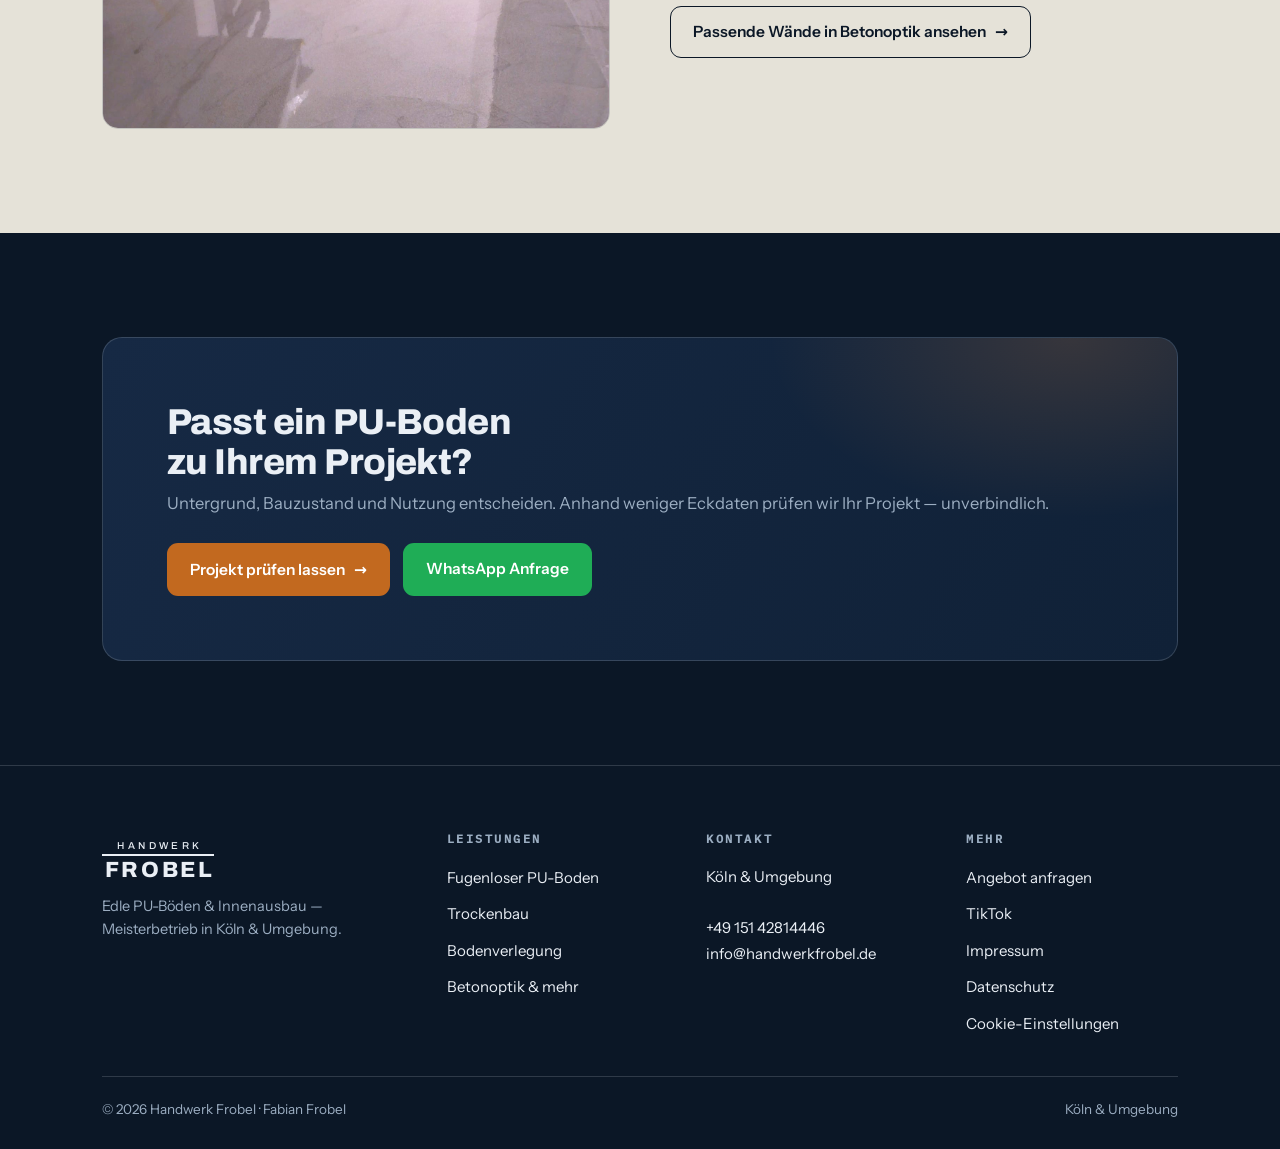
<file: pu-boden.html>
<!doctype html>
<html lang="de">
<head>
<meta charset="utf-8">
<meta name="viewport" content="width=device-width, initial-scale=1, viewport-fit=cover">
<title>Fugenloser PU-Boden Köln — Handwerk Frobel</title>
<meta name="description" content="Fugenlose PU-Bodenbeschichtung f&#252;r Wohn- und Objektbereiche in K&#246;ln - Sika ComfortFloor Systeme, auch auf alten Fliesen. Referenzen und Einsch&#228;tzung in 24 Std.">
<link rel="icon" type="image/png" sizes="32x32" href="favicon-32.png?v=2">
<link rel="icon" type="image/png" sizes="16x16" href="favicon-16.png?v=2">
<link rel="icon" type="image/png" sizes="192x192" href="favicon-192.png?v=2">
<link rel="apple-touch-icon" sizes="180x180" href="apple-touch-icon.png?v=2">
<link rel="canonical" href="https://www.handwerkfrobel.de/pu-boden.html">
<meta property="og:type" content="website">
<meta property="og:site_name" content="Handwerk Frobel">
<meta property="og:title" content="Fugenloser PU-Boden Köln — Handwerk Frobel">
<meta property="og:description" content="Fugenlose PU-Bodenbeschichtung f&#252;r Wohn- und Objektbereiche in K&#246;ln - Sika ComfortFloor Systeme, auch auf alten Fliesen. Referenzen und Einsch&#228;tzung in 24 Std.">
<meta property="og:image" content="https://www.handwerkfrobel.de/img/og-image.jpg">
<meta property="og:url" content="https://www.handwerkfrobel.de/pu-boden.html">
<meta property="og:locale" content="de_DE">
<meta name="twitter:card" content="summary_large_image">
<meta name="twitter:title" content="Fugenloser PU-Boden Köln — Handwerk Frobel">
<meta name="twitter:description" content="Fugenlose PU-Bodenbeschichtung f&#252;r Wohn- und Objektbereiche in K&#246;ln - Sika ComfortFloor Systeme, auch auf alten Fliesen. Referenzen und Einsch&#228;tzung in 24 Std.">
<meta name="twitter:image" content="https://www.handwerkfrobel.de/img/og-image.jpg">
<link rel="stylesheet" href="fonts.css">
<link rel="stylesheet" href="styles.css">
<script src="site.js" defer></script>
<style>
  .pu-profile-detail { margin: 28px 0 0; }
  .pu-profile-detail img { display: block; width: 100%; max-height: 620px; object-fit: cover; object-position: center 70%; border-radius: 16px; }
  .pu-project-steps { display: grid; grid-template-columns: repeat(3, minmax(0, 1fr)); gap: 16px; margin-bottom: 26px; }
  .pu-project-steps figure { margin: 0; }
  .pu-project-steps img { display: block; width: 100%; aspect-ratio: 4 / 3; object-fit: cover; border-radius: 12px; }
  .pu-project-steps figcaption, .pu-profile-detail figcaption { padding-top: 8px; }
  @media (max-width: 680px) { .pu-project-steps { grid-template-columns: 1fr; } }
</style>
</head>
<body>

<header class="nav">
  <div class="container nav-inner">
    <a class="brand" href="index.html" aria-label="Handwerk Frobel – Startseite">
      <span class="brand-top">HANDWERK</span><span class="brand-rule"></span><span class="brand-main">FROBEL</span>
    </a>
    <a class="nav-call" href="tel:+4915142814446" aria-label="Anrufen: +49 151 42814446"><svg viewBox="0 0 24 24" fill="none" stroke="currentColor" stroke-width="2" stroke-linecap="round" stroke-linejoin="round" aria-hidden="true"><path d="M22 16.9v3a2 2 0 0 1-2.2 2 19.8 19.8 0 0 1-8.6-3 19.5 19.5 0 0 1-6-6 19.8 19.8 0 0 1-3-8.7A2 2 0 0 1 4.1 2h3a2 2 0 0 1 2 1.7c.1 1 .4 2 .7 2.9a2 2 0 0 1-.4 2.1L8.1 10a16 16 0 0 0 6 6l1.3-1.3a2 2 0 0 1 2.1-.4c.9.3 1.9.6 2.9.7a2 2 0 0 1 1.6 2z"/></svg><span>Anrufen</span></a>
    <button class="nav-toggle" aria-expanded="false" aria-label="Menü öffnen">☰</button>
    <nav class="nav-links" aria-label="Hauptnavigation">
      <a href="index.html">Start</a>
      <a href="pu-boden.html" class="active">PU-Boden</a>
      <a href="trockenbau.html">Trockenbau</a>
      <a href="bodenverlegung.html">Bodenverlegung</a>
      <a href="designwand.html">Betonoptik &amp; mehr</a>
      <a href="kontakt.html">Kontakt</a>
      <a href="kontakt.html" class="btn btn-primary nav-cta">Angebot anfragen</a>
    </nav>
  </div>
</header>

<section class="page-hero on-dark">
  <div class="container">
    <p class="eyebrow">Stilvoll · Komfortabel · Zeitlos</p>
    <h1>Fugenloser PU-Boden</h1>
    <p class="sub">Hochwertige Bodenbeschichtungen für Wohn- und Objektbereiche — ruhige, großzügige Flächen, individuell abgestimmt auf Raum, Einrichtung und Nutzung.</p>
    <div class="hero-ctas">
      <a class="btn btn-wa" href="https://wa.me/4915142814446?text=Anfrage%20fugenloser%20PU-Boden%3A">Fotos senden &amp; Einschätzung erhalten</a>
      <a class="btn btn-ghost" href="kontakt.html">Zum Anfrageformular</a>
    </div>
    <div class="hero-meta">
      <span>Meisterbetrieb</span>
      <span>Köln &amp; Umgebung</span>
      <span>Rückmeldung i.&thinsp;d.&thinsp;R. &lt; 24 Std.</span>
    </div>
  </div>
</section>

<section class="section on-light" id="dachgeschoss-lichtprofil" style="scroll-margin-top:88px">
  <div class="container">
    <div class="split">
      <div>
        <p class="eyebrow">Referenz</p>
        <h2 class="h2">Fugenloser Boden als Gestaltungselement</h2>
        <p class="ref-meta" style="margin-bottom:14px">Köln-Süd · ca. 25 m² · Dachgeschosswohnung</p>
        <p class="lead" style="margin-bottom:24px">Fugenlose PU-Böden schaffen ruhige, großzügige Flächen. In diesem Wohnbereich trifft eine matte PU-Oberfläche auf Teppichboden, ein integriertes Lichtprofil und präzise ausgeführte Übergänge.</p>
        <a class="btn btn-wa" href="https://wa.me/4915142814446?text=Anfrage%20fugenloser%20PU-Boden%3A" rel="noopener">WhatsApp Anfrage</a>
      </div>
      <img src="img/pu-dachgeschoss-galerie-website.webp" alt="Matter PU-Boden und Teppich im Dachgeschoss aus der Galerieperspektive">
    </div>
    <figure class="pu-profile-detail">
      <img src="img/pu-lichtprofil-detail-website.webp" alt="Bodennahe Aufnahme des Lichtprofils im Teppich parallel zum fugenlosen PU-Boden" loading="lazy">
      <figcaption>Das Lichtprofil liegt im Teppich und folgt der Kante zum fugenlosen PU-Boden.</figcaption>
    </figure>
  </div>
</section>

<section class="section on-dark" id="fliesen-zu-pu" style="scroll-margin-top:88px">
  <div class="container">
    <div class="section-head">
      <p class="eyebrow">Referenz</p>
      <h2 class="h2">Von alten Fliesen zu fugenlosen Premium-Oberflächen</h2>
      <p class="ref-meta" style="margin-bottom:14px">Köln-Süd · ca. 100 m² · Einfamilienhaus</p>
      <p class="lead">Der vorhandene Fliesenbelag wurde angeschliffen, gereinigt und nivelliert. Darauf entstand ein mineralbeiger, seidenmatt versiegelter PU-Boden.</p>
    </div>
    <div class="pu-project-steps">
      <figure>
        <img src="img/pu-4.jpg" alt="Alter Fliesenbelag während der Vorbereitung" loading="lazy">
        <figcaption>Altfliesen vorbereiten</figcaption>
      </figure>
      <figure>
        <img src="img/pu-9.jpg" alt="Nivelliermasse auf dem vorbereiteten Fliesenbelag" loading="lazy">
        <figcaption>Untergrund nivellieren</figcaption>
      </figure>
      <figure>
        <img src="img/pu-5.jpg" alt="Fertiger, seidenmatter PU-Boden im Einfamilienhaus" loading="lazy">
        <figcaption>Fertiger PU-Boden</figcaption>
      </figure>
    </div>
    <a class="btn btn-wa" href="https://wa.me/4915142814446?text=Anfrage%20fugenloser%20PU-Boden%3A" rel="noopener">WhatsApp Anfrage</a>
  </div>
</section>

<section class="section on-light">
  <div class="container">
    <div class="split">
      <div>
        <p class="eyebrow">Referenz</p>
        <h2 class="h2">Perfekt integrierte Übergänge</h2>
        <p class="lead" style="margin-bottom:24px">Minimalistische Übergänge zu angrenzenden Bauteilen und Belägen ergänzen die zeitlose, klare Optik.</p>
        <a class="btn btn-wa" href="https://wa.me/4915142814446?text=Anfrage%20fugenloser%20PU-Boden%3A" rel="noopener">WhatsApp Anfrage</a>
      </div>
      <img src="img/pu-8.jpg" alt="Fugenloser Boden in Naturgrau mit sauberem Übergang">
    </div>
    <div class="section-head" style="margin-top:clamp(40px,7vw,72px);margin-bottom:28px">
      <p class="eyebrow">Projekte</p>
      <h2 class="h2">Weitere Einblicke</h2>
      <p class="lead">Eindrücke aus aktuellen PU-Projekten in Köln und Umgebung.</p>
    </div>
    <div class="gallery">
      <img src="img/dg-5.jpg" alt="Küche des Dachgeschoss-Projekts mit PU-Boden im Sonnenlicht" loading="lazy">
      <img src="img/pu-11.jpg" alt="Fugenloser Boden mit lebendiger, marmorierter Oberfläche in warmem Grau" loading="lazy">
    </div>
  </div>
</section>

<section class="section on-dark">
  <div class="container">
    <div class="section-head">
      <p class="eyebrow">Vorteile</p>
      <h2 class="h2">Warum PU-Beschichtung?</h2>
    </div>
    <div class="check-cols">
      <ul class="checklist">
        <li>Fugenlose, ruhige Flächen — auch auf Altbestand wie Fliesen</li>
        <li>Elastisch und fußwarm, angenehm im Alltag</li>
        <li>Pflegeleicht: keine Fugen, in denen sich Schmutz sammelt</li>
        <li>Individuell in Farbe, Glanzgrad und Struktur</li>
      </ul>
      <ul class="checklist">
        <li>Premium-Systeme wie Sika ComfortFloor &amp; ComfortFloor Nature</li>
        <li>Varianten mit Kork-Additiv für natürliche Haptik</li>
        <li>Seidenmatte oder matte Versiegelung nach Wunsch</li>
        <li>Saubere Übergänge zu Teppich, Parkett oder Profilen</li>
      </ul>
    </div>
  </div>
</section>

<section class="section on-light-2">
  <div class="container">
    <div class="split">
      <img src="img/pu-10.jpg" alt="Fugenloser Boden im Badezimmer vor einer dunklen Wandfläche">
      <div>
        <p class="eyebrow">Auch im Bad</p>
        <h2 class="h2">Fugenlos bis in jede Ecke</h2>
        <p class="lead" style="margin-bottom:24px">Fugenlose Böden sind feuchtigkeitsbeständig und somit auch im Badezimmer eine saubere Alternative zu Fliesen.</p>
        <a class="btn btn-ghost" href="designwand.html">Passende Wände in Betonoptik ansehen <span class="arr">→</span></a>
      </div>
    </div>
  </div>
</section>

<section class="section on-dark">
  <div class="container">
    <div class="cta-band" id="pu-check">
      <div>
        <h2>Passt ein PU-Boden zu Ihrem Projekt?</h2>
        <p>Untergrund, Bauzustand und Nutzung entscheiden. Anhand weniger Eckdaten prüfen wir Ihr Projekt — unverbindlich.</p>
      </div>
      <div class="actions">
        <button type="button" class="btn btn-primary" id="pu-check-toggle" aria-expanded="false" aria-controls="pu-check-form">Projekt prüfen lassen <span class="arr">→</span></button>
        <a class="btn btn-wa" href="https://wa.me/4915142814446?text=Anfrage%20fugenloser%20PU-Boden%3A">WhatsApp Anfrage</a>
      </div>
    </div>

    <form id="pu-check-form" class="form-card pu-check-form" hidden>
      <button type="button" class="pu-check-close" aria-label="Formular schließen">×</button>
      <div class="field">
        <label for="pc-beschreibung">Kurzbeschreibung Ihres Projekts *</label>
        <textarea id="pc-beschreibung" name="beschreibung" required placeholder="Räume (z. B. Wohnbereich, Küche), Altbau / Neubau, Untergrund (z. B. Fliesen), Besonderheiten"></textarea>
      </div>
      <div class="pu-check-row">
        <div class="field">
          <label for="pc-flaeche">Fläche ca. (m²)</label>
          <input type="number" id="pc-flaeche" name="flaeche" min="1" placeholder="z. B. 60" inputmode="numeric">
        </div>
        <div class="field">
          <label for="pc-ort">Ort / Stadtteil *</label>
          <input type="text" id="pc-ort" name="ort" required placeholder="z. B. Köln-Bayenthal">
        </div>
      </div>
      <div class="form-actions">
        <button type="submit" class="btn btn-wa">Einschätzung per WhatsApp anfordern</button>
        <button type="button" class="btn btn-ghost" id="pu-check-mail">Lieber per E-Mail</button>
      </div>
      <p class="form-note" id="pu-check-status">Kostenlos &amp; unverbindlich · Antwort i. d. R. innerhalb von 24 Std.</p>
    </form>
  </div>
</section>

<footer>
  <div class="container">
    <div class="foot-grid">
      <div>
        <a class="brand" href="index.html"><span class="brand-top">HANDWERK</span><span class="brand-rule"></span><span class="brand-main">FROBEL</span></a>
        <p class="foot-tag">Edle PU-Böden &amp; Innenausbau — Meisterbetrieb in Köln &amp; Umgebung.</p>
      </div>
      <div>
        <h4>Leistungen</h4>
        <ul>
          <li><a href="pu-boden.html">Fugenloser PU-Boden</a></li>
          <li><a href="trockenbau.html">Trockenbau</a></li>
          <li><a href="bodenverlegung.html">Bodenverlegung</a></li>
          <li><a href="designwand.html">Betonoptik &amp; mehr</a></li>
        </ul>
      </div>
      <div>
        <h4>Kontakt</h4>
        <address class="plain">Köln &amp; Umgebung<br><br><a href="tel:+4915142814446">+49 151 42814446</a><br>info@handwerkfrobel.de</address>
      </div>
      <div>
        <h4>Mehr</h4>
        <ul>
          <li><a href="kontakt.html">Angebot anfragen</a></li>
          <li><a href="https://tiktok.com/@handwerkfrobel" rel="noopener">TikTok</a></li>
          <li><a href="impressum.html">Impressum</a></li>
          <li><a href="datenschutz.html">Datenschutz</a></li>
          <li><a href="datenschutz.html#statistik" data-cookie-settings>Cookie-Einstellungen</a></li>
        </ul>
      </div>
    </div>
    <div class="foot-bottom">
      <span>© 2026 Handwerk Frobel · Fabian Frobel</span>
      <span>Köln &amp; Umgebung</span>
    </div>
  </div>
</footer>

<a class="wa-float" href="https://wa.me/4915142814446?text=Anfrage%20zu%20meinem%20Projekt%3A" rel="noopener" aria-label="Direkt per WhatsApp anfragen"><svg viewBox="0 0 24 24" fill="none" stroke="currentColor" stroke-width="2" stroke-linecap="round" stroke-linejoin="round"><path d="M21 11.5a8.5 8.5 0 0 1-8.5 8.5c-1.3 0-2.6-.3-3.7-.8L3 21l1.8-5.8A8.5 8.5 0 1 1 21 11.5z"/></svg></a>
</body>
</html>
</file>
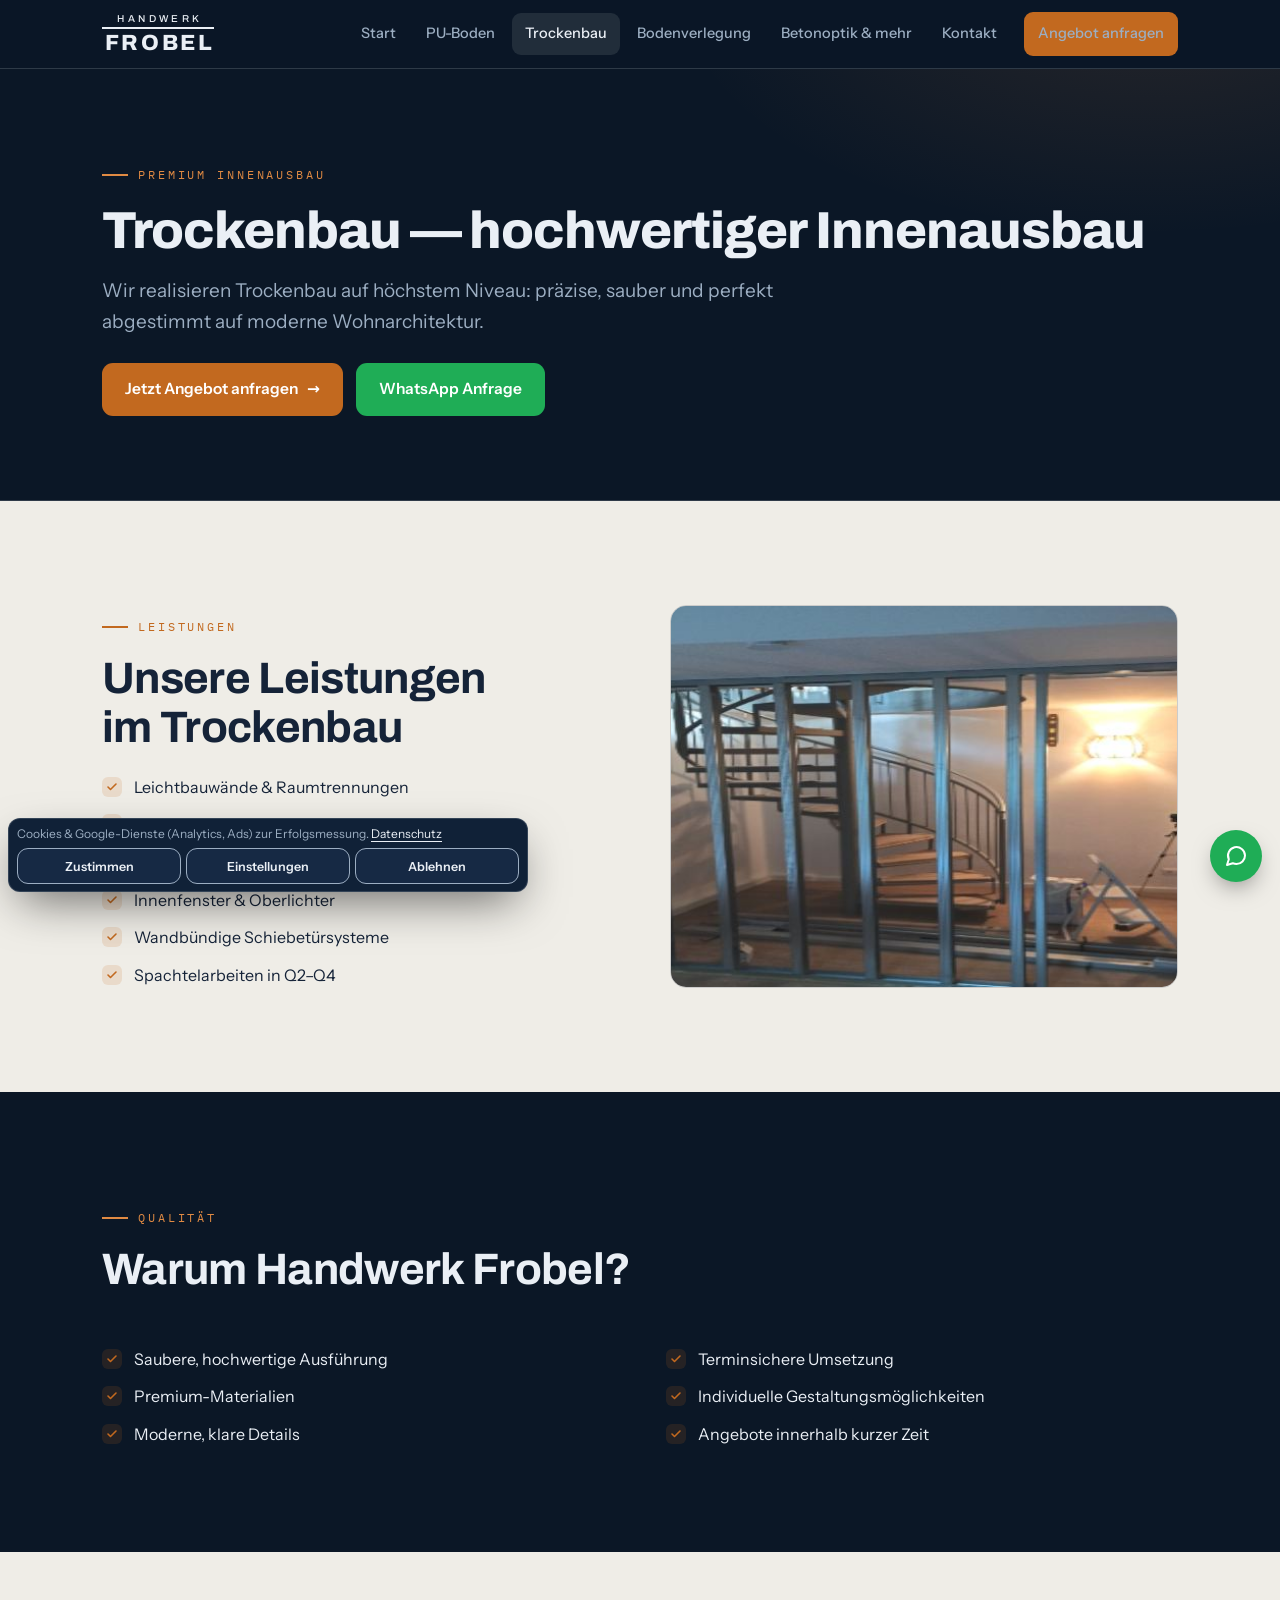
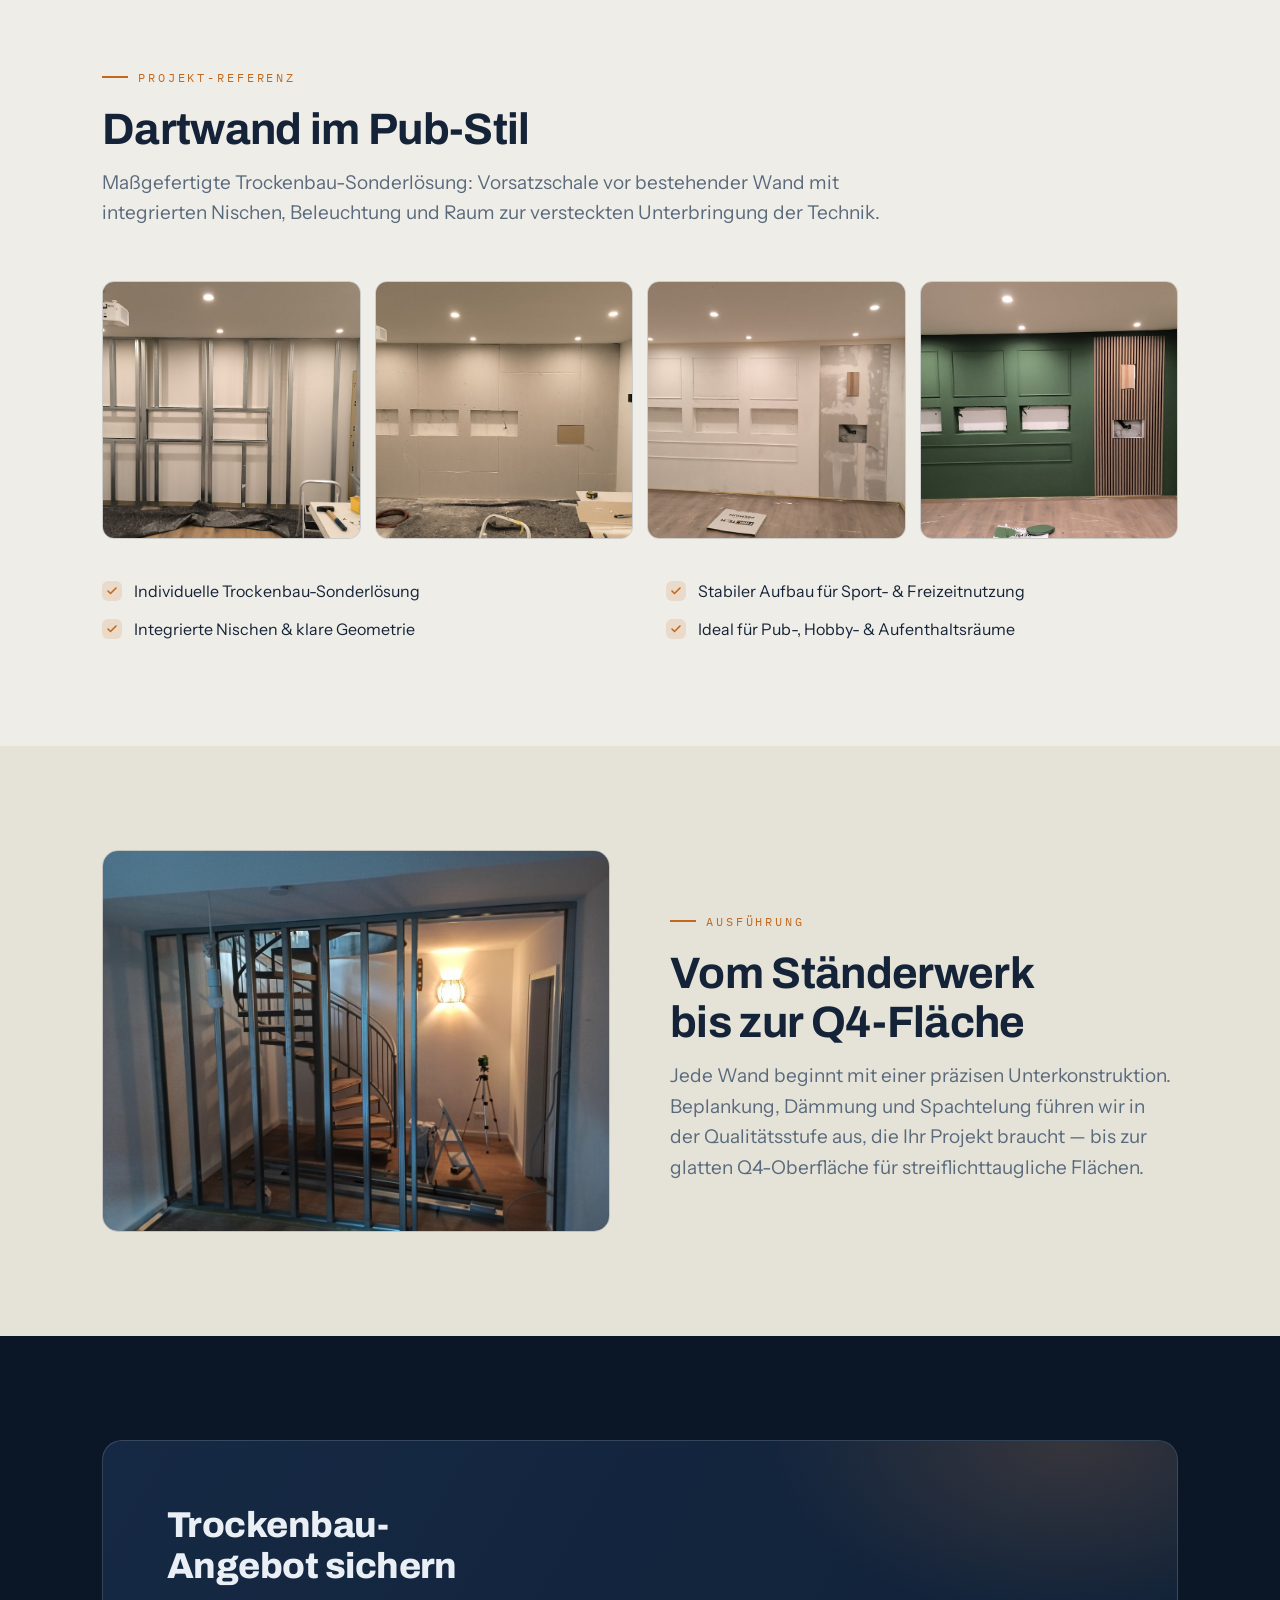
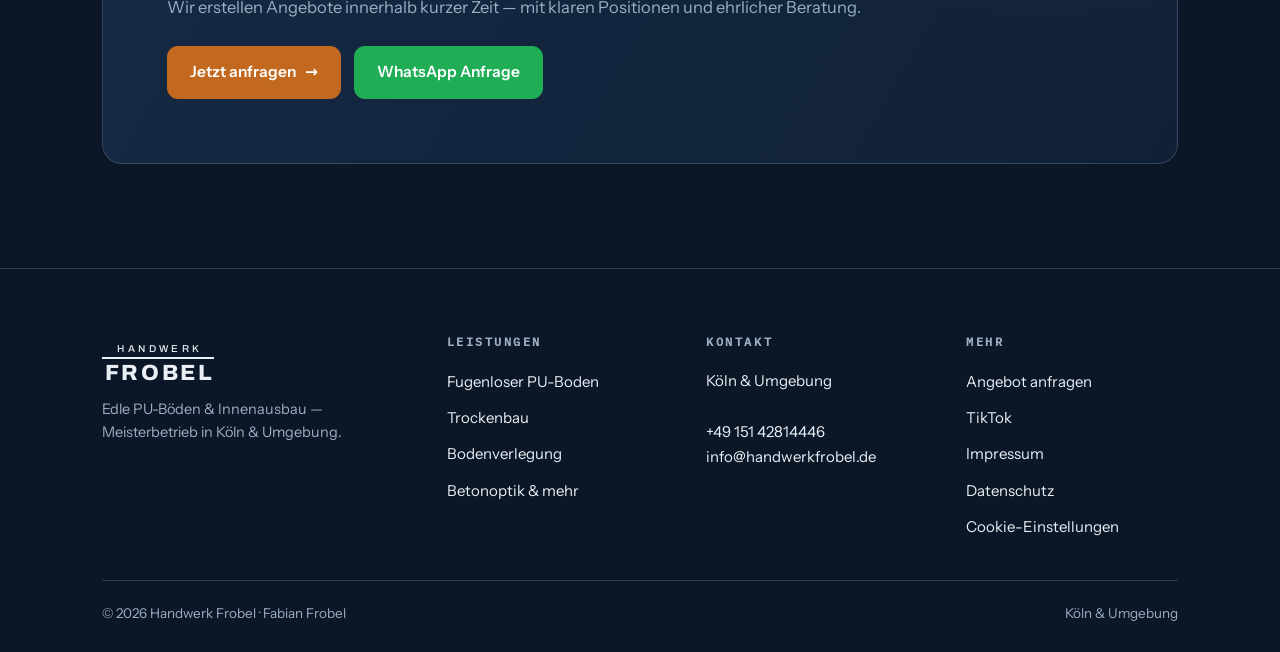
<file: trockenbau.html>
<!doctype html>
<html lang="de">
<head>
<meta charset="utf-8">
<meta name="viewport" content="width=device-width, initial-scale=1, viewport-fit=cover">
<title>Trockenbau Köln — Handwerk Frobel</title>
<meta name="description" content="Trockenbau auf h&#246;chstem Niveau in K&#246;ln: Leichtbauw&#228;nde, Akustikl&#246;sungen, Vorsatzschalen, wandb&#252;ndige Schiebet&#252;ren und Spachtelung Q2-Q4.">
<link rel="icon" type="image/png" sizes="32x32" href="favicon-32.png?v=2">
<link rel="icon" type="image/png" sizes="16x16" href="favicon-16.png?v=2">
<link rel="icon" type="image/png" sizes="192x192" href="favicon-192.png?v=2">
<link rel="apple-touch-icon" sizes="180x180" href="apple-touch-icon.png?v=2">
<link rel="canonical" href="https://www.handwerkfrobel.de/trockenbau.html">
<meta property="og:type" content="website">
<meta property="og:site_name" content="Handwerk Frobel">
<meta property="og:title" content="Trockenbau Köln — Handwerk Frobel">
<meta property="og:description" content="Trockenbau auf h&#246;chstem Niveau in K&#246;ln: Leichtbauw&#228;nde, Akustikl&#246;sungen, Vorsatzschalen, wandb&#252;ndige Schiebet&#252;ren und Spachtelung Q2-Q4.">
<meta property="og:image" content="https://www.handwerkfrobel.de/img/og-image.jpg">
<meta property="og:url" content="https://www.handwerkfrobel.de/trockenbau.html">
<meta property="og:locale" content="de_DE">
<meta name="twitter:card" content="summary_large_image">
<meta name="twitter:title" content="Trockenbau Köln — Handwerk Frobel">
<meta name="twitter:description" content="Trockenbau auf h&#246;chstem Niveau in K&#246;ln: Leichtbauw&#228;nde, Akustikl&#246;sungen, Vorsatzschalen, wandb&#252;ndige Schiebet&#252;ren und Spachtelung Q2-Q4.">
<meta name="twitter:image" content="https://www.handwerkfrobel.de/img/og-image.jpg">
<link rel="stylesheet" href="fonts.css">
<link rel="stylesheet" href="styles.css">
<script src="site.js" defer></script>
</head>
<body>

<header class="nav">
  <div class="container nav-inner">
    <a class="brand" href="index.html" aria-label="Handwerk Frobel – Startseite">
      <span class="brand-top">HANDWERK</span><span class="brand-rule"></span><span class="brand-main">FROBEL</span>
    </a>
    <a class="nav-call" href="tel:+4915142814446" aria-label="Anrufen: +49 151 42814446"><svg viewBox="0 0 24 24" fill="none" stroke="currentColor" stroke-width="2" stroke-linecap="round" stroke-linejoin="round" aria-hidden="true"><path d="M22 16.9v3a2 2 0 0 1-2.2 2 19.8 19.8 0 0 1-8.6-3 19.5 19.5 0 0 1-6-6 19.8 19.8 0 0 1-3-8.7A2 2 0 0 1 4.1 2h3a2 2 0 0 1 2 1.7c.1 1 .4 2 .7 2.9a2 2 0 0 1-.4 2.1L8.1 10a16 16 0 0 0 6 6l1.3-1.3a2 2 0 0 1 2.1-.4c.9.3 1.9.6 2.9.7a2 2 0 0 1 1.6 2z"/></svg><span>Anrufen</span></a>
    <button class="nav-toggle" aria-expanded="false" aria-label="Menü öffnen">☰</button>
    <nav class="nav-links" aria-label="Hauptnavigation">
      <a href="index.html">Start</a>
      <a href="pu-boden.html">PU-Boden</a>
      <a href="trockenbau.html" class="active">Trockenbau</a>
      <a href="bodenverlegung.html">Bodenverlegung</a>
      <a href="designwand.html">Betonoptik &amp; mehr</a>
      <a href="kontakt.html">Kontakt</a>
      <a href="kontakt.html" class="btn btn-primary nav-cta">Angebot anfragen</a>
    </nav>
  </div>
</header>

<section class="page-hero on-dark">
  <div class="container">
    <p class="eyebrow">Premium Innenausbau</p>
    <h1>Trockenbau — hochwertiger Innenausbau</h1>
    <p class="sub">Wir realisieren Trockenbau auf höchstem Niveau: präzise, sauber und perfekt abgestimmt auf moderne Wohnarchitektur.</p>
    <div class="hero-ctas">
      <a class="btn btn-primary" href="kontakt.html">Jetzt Angebot anfragen <span class="arr">→</span></a>
      <a class="btn btn-wa" href="https://wa.me/4915142814446?text=Anfrage%20Trockenbau%3A">WhatsApp Anfrage</a>
    </div>
  </div>
</section>

<section class="section on-light">
  <div class="container">
    <div class="split">
      <div>
        <p class="eyebrow">Leistungen</p>
        <h2 class="h2">Unsere Leistungen im Trockenbau</h2>
        <ul class="checklist" style="margin-top:22px">
          <li>Leichtbauwände &amp; Raumtrennungen</li>
          <li>Akustiklösungen &amp; Schallschutz</li>
          <li>Vorsatzschalen, Nischen &amp; Wandverkleidungen</li>
          <li>Innenfenster &amp; Oberlichter</li>
          <li>Wandbündige Schiebetürsysteme</li>
          <li>Spachtelarbeiten in Q2–Q4</li>
        </ul>
      </div>
      <img src="img/home-2.jpg" alt="Präzises Trockenbau-Ständerwerk vor einer Wendeltreppe">
    </div>
  </div>
</section>

<section class="section on-dark">
  <div class="container">
    <div class="section-head">
      <p class="eyebrow">Qualität</p>
      <h2 class="h2">Warum Handwerk Frobel?</h2>
    </div>
    <div class="check-cols">
      <ul class="checklist">
        <li style="color:var(--fg-inv)">Saubere, hochwertige Ausführung</li>
        <li style="color:var(--fg-inv)">Premium-Materialien</li>
        <li style="color:var(--fg-inv)">Moderne, klare Details</li>
      </ul>
      <ul class="checklist">
        <li style="color:var(--fg-inv)">Terminsichere Umsetzung</li>
        <li style="color:var(--fg-inv)">Individuelle Gestaltungsmöglichkeiten</li>
        <li style="color:var(--fg-inv)">Angebote innerhalb kurzer Zeit</li>
      </ul>
    </div>
  </div>
</section>

<section class="section on-light">
  <div class="container">
    <div class="section-head">
      <p class="eyebrow">Projekt-Referenz</p>
      <h2 class="h2">Dartwand im Pub-Stil</h2>
      <p class="lead">Maßgefertigte Trockenbau-Sonderlösung: Vorsatzschale vor bestehender Wand mit integrierten Nischen, Beleuchtung und Raum zur versteckten Unterbringung der Technik.</p>
    </div>
    <div class="gallery g4">
      <img src="img/dart-4.jpg" alt="Dartwand im Pub-Stil mit beleuchteten Nischen" loading="lazy">
      <img src="img/dart-3.jpg" alt="Dartwand mit integrierten Nischen" loading="lazy">
      <img src="img/dart-2.jpg" alt="Dartwand-Projekt in der Ausführung" loading="lazy">
      <img src="img/dart-1.jpg" alt="Aufbau der Dartwand-Vorsatzschale" loading="lazy">
    </div>
    <div class="check-cols" style="margin-top:40px">
      <ul class="checklist">
        <li>Individuelle Trockenbau-Sonderlösung</li>
        <li>Integrierte Nischen &amp; klare Geometrie</li>
      </ul>
      <ul class="checklist">
        <li>Stabiler Aufbau für Sport- &amp; Freizeitnutzung</li>
        <li>Ideal für Pub-, Hobby- &amp; Aufenthaltsräume</li>
      </ul>
    </div>
  </div>
</section>

<section class="section on-light-2">
  <div class="container">
    <div class="split">
      <img src="img/tb-1.jpg" alt="Trockenbau-Projekt in der Ausführung" loading="lazy">
      <div>
        <p class="eyebrow">Ausführung</p>
        <h2 class="h2">Vom Ständerwerk bis zur Q4-Fläche</h2>
        <p class="lead">Jede Wand beginnt mit einer präzisen Unterkonstruktion. Beplankung, Dämmung und Spachtelung führen wir in der Qualitätsstufe aus, die Ihr Projekt braucht — bis zur glatten Q4-Oberfläche für streiflichttaugliche Flächen.</p>
      </div>
    </div>
  </div>
</section>

<section class="section on-dark">
  <div class="container">
    <div class="cta-band">
      <div>
        <h2>Trockenbau-Angebot sichern</h2>
        <p>Wir erstellen Angebote innerhalb kurzer Zeit — mit klaren Positionen und ehrlicher Beratung.</p>
      </div>
      <div class="actions">
        <a class="btn btn-primary" href="kontakt.html">Jetzt anfragen <span class="arr">→</span></a>
        <a class="btn btn-wa" href="https://wa.me/4915142814446?text=Anfrage%20Trockenbau%3A">WhatsApp Anfrage</a>
      </div>
    </div>
  </div>
</section>

<footer>
  <div class="container">
    <div class="foot-grid">
      <div>
        <a class="brand" href="index.html"><span class="brand-top">HANDWERK</span><span class="brand-rule"></span><span class="brand-main">FROBEL</span></a>
        <p class="foot-tag">Edle PU-Böden &amp; Innenausbau — Meisterbetrieb in Köln &amp; Umgebung.</p>
      </div>
      <div>
        <h4>Leistungen</h4>
        <ul>
          <li><a href="pu-boden.html">Fugenloser PU-Boden</a></li>
          <li><a href="trockenbau.html">Trockenbau</a></li>
          <li><a href="bodenverlegung.html">Bodenverlegung</a></li>
          <li><a href="designwand.html">Betonoptik &amp; mehr</a></li>
        </ul>
      </div>
      <div>
        <h4>Kontakt</h4>
        <address class="plain">Köln &amp; Umgebung<br><br><a href="tel:+4915142814446">+49 151 42814446</a><br>info@handwerkfrobel.de</address>
      </div>
      <div>
        <h4>Mehr</h4>
        <ul>
          <li><a href="kontakt.html">Angebot anfragen</a></li>
          <li><a href="https://tiktok.com/@handwerkfrobel" rel="noopener">TikTok</a></li>
          <li><a href="impressum.html">Impressum</a></li>
          <li><a href="datenschutz.html">Datenschutz</a></li>
          <li><a href="datenschutz.html#statistik" data-cookie-settings>Cookie-Einstellungen</a></li>
        </ul>
      </div>
    </div>
    <div class="foot-bottom">
      <span>© 2026 Handwerk Frobel · Fabian Frobel</span>
      <span>Köln &amp; Umgebung</span>
    </div>
  </div>
</footer>

<a class="wa-float" href="https://wa.me/4915142814446?text=Anfrage%20zu%20meinem%20Projekt%3A" rel="noopener" aria-label="Direkt per WhatsApp anfragen"><svg viewBox="0 0 24 24" fill="none" stroke="currentColor" stroke-width="2" stroke-linecap="round" stroke-linejoin="round"><path d="M21 11.5a8.5 8.5 0 0 1-8.5 8.5c-1.3 0-2.6-.3-3.7-.8L3 21l1.8-5.8A8.5 8.5 0 1 1 21 11.5z"/></svg></a>
</body>
</html>
</file>
<file: fonts.css>
/* latin */
@font-face {
  font-family: 'Archivo';
  font-style: normal;
  font-weight: 500;
  font-stretch: 100%;
  font-display: swap;
  src: url(fonts/Archivo-500-latin.woff2) format('woff2');
  unicode-range: U+0000-00FF, U+0131, U+0152-0153, U+02BB-02BC, U+02C6, U+02DA, U+02DC, U+0304, U+0308, U+0329, U+2000-206F, U+20AC, U+2122, U+2191, U+2193, U+2212, U+2215, U+FEFF, U+FFFD;
}
/* latin */
@font-face {
  font-family: 'Archivo';
  font-style: normal;
  font-weight: 600;
  font-stretch: 100%;
  font-display: swap;
  src: url(fonts/Archivo-500-latin.woff2) format('woff2');
  unicode-range: U+0000-00FF, U+0131, U+0152-0153, U+02BB-02BC, U+02C6, U+02DA, U+02DC, U+0304, U+0308, U+0329, U+2000-206F, U+20AC, U+2122, U+2191, U+2193, U+2212, U+2215, U+FEFF, U+FFFD;
}
/* latin */
@font-face {
  font-family: 'Archivo';
  font-style: normal;
  font-weight: 700;
  font-stretch: 100%;
  font-display: swap;
  src: url(fonts/Archivo-500-latin.woff2) format('woff2');
  unicode-range: U+0000-00FF, U+0131, U+0152-0153, U+02BB-02BC, U+02C6, U+02DA, U+02DC, U+0304, U+0308, U+0329, U+2000-206F, U+20AC, U+2122, U+2191, U+2193, U+2212, U+2215, U+FEFF, U+FFFD;
}
/* latin */
@font-face {
  font-family: 'Archivo';
  font-style: normal;
  font-weight: 800;
  font-stretch: 100%;
  font-display: swap;
  src: url(fonts/Archivo-500-latin.woff2) format('woff2');
  unicode-range: U+0000-00FF, U+0131, U+0152-0153, U+02BB-02BC, U+02C6, U+02DA, U+02DC, U+0304, U+0308, U+0329, U+2000-206F, U+20AC, U+2122, U+2191, U+2193, U+2212, U+2215, U+FEFF, U+FFFD;
}
/* latin */
@font-face {
  font-family: 'IBM Plex Mono';
  font-style: normal;
  font-weight: 400;
  font-display: swap;
  src: url(fonts/IBMPlexMono-400-latin.woff2) format('woff2');
  unicode-range: U+0000-00FF, U+0131, U+0152-0153, U+02BB-02BC, U+02C6, U+02DA, U+02DC, U+0304, U+0308, U+0329, U+2000-206F, U+20AC, U+2122, U+2191, U+2193, U+2212, U+2215, U+FEFF, U+FFFD;
}
/* latin */
@font-face {
  font-family: 'IBM Plex Mono';
  font-style: normal;
  font-weight: 500;
  font-display: swap;
  src: url(fonts/IBMPlexMono-500-latin.woff2) format('woff2');
  unicode-range: U+0000-00FF, U+0131, U+0152-0153, U+02BB-02BC, U+02C6, U+02DA, U+02DC, U+0304, U+0308, U+0329, U+2000-206F, U+20AC, U+2122, U+2191, U+2193, U+2212, U+2215, U+FEFF, U+FFFD;
}
/* latin */
@font-face {
  font-family: 'Instrument Sans';
  font-style: normal;
  font-weight: 400;
  font-stretch: 100%;
  font-display: swap;
  src: url(fonts/InstrumentSans-400-latin.woff2) format('woff2');
  unicode-range: U+0000-00FF, U+0131, U+0152-0153, U+02BB-02BC, U+02C6, U+02DA, U+02DC, U+0304, U+0308, U+0329, U+2000-206F, U+20AC, U+2122, U+2191, U+2193, U+2212, U+2215, U+FEFF, U+FFFD;
}
/* latin */
@font-face {
  font-family: 'Instrument Sans';
  font-style: normal;
  font-weight: 500;
  font-stretch: 100%;
  font-display: swap;
  src: url(fonts/InstrumentSans-400-latin.woff2) format('woff2');
  unicode-range: U+0000-00FF, U+0131, U+0152-0153, U+02BB-02BC, U+02C6, U+02DA, U+02DC, U+0304, U+0308, U+0329, U+2000-206F, U+20AC, U+2122, U+2191, U+2193, U+2212, U+2215, U+FEFF, U+FFFD;
}
/* latin */
@font-face {
  font-family: 'Instrument Sans';
  font-style: normal;
  font-weight: 600;
  font-stretch: 100%;
  font-display: swap;
  src: url(fonts/InstrumentSans-400-latin.woff2) format('woff2');
  unicode-range: U+0000-00FF, U+0131, U+0152-0153, U+02BB-02BC, U+02C6, U+02DA, U+02DC, U+0304, U+0308, U+0329, U+2000-206F, U+20AC, U+2122, U+2191, U+2193, U+2212, U+2215, U+FEFF, U+FFFD;
}
</file>
<file: styles.css>
/* Layout: Werkstatt-Präzision — ink-navy Welt mit mineralischen hellen Flächen, linksbündig, klare Linien */
:root{
  --ink:#0B1726;
  --ink-2:#102137;
  --ink-3:#162944;
  --stone:#EFEDE7;
  --stone-2:#E5E2D8;
  --card:#FBFAF7;
  --fg:#152338;
  --muted:#5A6A7D;
  --fg-inv:#EAEFF5;
  --muted-inv:#9CAEC2;
  --accent:#C2691F;
  --accent-bright:#E08A43;
  --line:rgba(21,35,56,.16);
  --line-inv:rgba(234,239,245,.16);
  --radius:14px;
  --font-display:"Archivo",system-ui,-apple-system,"Segoe UI",sans-serif;
  --font-body:"Instrument Sans",system-ui,-apple-system,"Segoe UI",sans-serif;
  --font-mono:"IBM Plex Mono",ui-monospace,"Cascadia Mono",Consolas,monospace;
  color-scheme:dark;
}

*{box-sizing:border-box}
html{scroll-behavior:smooth;-webkit-tap-highlight-color:transparent;-webkit-text-size-adjust:100%}
a,button,summary,label{touch-action:manipulation}
body{
  margin:0;
  background:var(--ink);
  color:var(--fg-inv);
  font-family:var(--font-body);
  font-size:16.5px;
  line-height:1.6;
  -webkit-font-smoothing:antialiased;
}
img{max-width:100%;display:block}
a{color:inherit}
h1,h2,h3{font-family:var(--font-display);line-height:1.12;text-wrap:balance;margin:0}

.container{max-width:1140px;margin-inline:auto;padding-inline:clamp(16px,4vw,32px)}

/* ---------- Navigation ---------- */
.nav{
  position:sticky;top:env(safe-area-inset-top,0px);z-index:50;
  background:rgba(11,23,38,.92);backdrop-filter:blur(10px);
  border-bottom:1px solid var(--line-inv);
}
.nav-inner{display:flex;align-items:center;gap:28px;min-height:68px}
.brand{display:inline-flex;flex-direction:column;align-items:center;text-decoration:none;line-height:1;gap:3px}
.brand-top{font-family:var(--font-display);font-weight:500;font-size:10px;letter-spacing:.34em;text-indent:.34em;color:var(--fg-inv)}
.brand-rule{display:block;width:100%;height:2px;background:var(--fg-inv)}
.brand-main{font-family:var(--font-display);font-weight:800;font-size:22px;letter-spacing:.12em;text-indent:.12em;color:var(--fg-inv)}
.nav-links{display:flex;align-items:center;gap:4px;margin-left:auto}
.nav-links a{
  text-decoration:none;color:var(--muted-inv);font-size:14.5px;font-weight:500;
  padding:9px 13px;border-radius:9px;transition:color .18s,background .18s;white-space:nowrap;
}
@media (hover:hover) and (pointer:fine){
  .nav-links a:hover{color:var(--fg-inv);background:rgba(234,239,245,.07)}
}
.nav-links a.active{color:var(--fg-inv);background:rgba(234,239,245,.1)}
.nav-links a:active{color:var(--fg-inv);background:rgba(234,239,245,.14)}
.nav-cta{margin-left:10px}
.nav-call{display:none}
.nav-toggle{
  display:none;margin-left:auto;background:none;border:1px solid var(--line-inv);
  border-radius:9px;padding:9px 11px;color:var(--fg-inv);cursor:pointer;font-size:17px;line-height:1;
}

/* ---------- Buttons ---------- */
.btn{
  display:inline-flex;align-items:center;gap:9px;
  font-family:var(--font-body);font-weight:600;font-size:15.5px;text-decoration:none;
  padding:13px 22px;border-radius:11px;border:1px solid transparent;cursor:pointer;
  transition:transform .18s,background .18s,border-color .18s,color .18s;
}
.btn:active{transform:scale(.98)}
.btn-primary{background:var(--accent);color:#fff}
.btn-ghost{border-color:var(--line-inv);color:var(--fg-inv);background:transparent}
.on-light .btn-ghost{border-color:var(--line);color:var(--fg)}
.on-light-2 .btn-ghost{border:1.5px solid var(--ink);color:var(--ink);background:transparent}
@media (hover:hover) and (pointer:fine){
  .on-light-2 .btn-ghost:hover{background:var(--ink);color:#fff}
}
.btn-wa{background:#1FAD56;color:#fff}
.btn .arr{transition:transform .18s}
@media (hover:hover) and (pointer:fine){
  .btn-primary:hover{background:var(--accent-bright)}
  .btn-ghost:hover{border-color:var(--fg-inv)}
  .on-light .btn-ghost:hover{border-color:var(--fg)}
  .btn-wa:hover{background:#25C263}
  .btn:hover .arr{transform:translateX(3px)}
}
.btn-primary:active{background:var(--accent-bright)}
.btn-wa:active{background:#25C263}

/* ---------- Abschnitte ---------- */
.section{padding-block:clamp(56px,9vw,104px)}
.on-light{background:var(--stone);color:var(--fg);color-scheme:light}
.on-light-2{background:var(--stone-2);color:var(--fg);color-scheme:light}
.on-ink-2{background:var(--ink-2)}
.eyebrow{
  font-family:var(--font-mono);font-size:12px;letter-spacing:.24em;text-transform:uppercase;
  color:var(--accent);display:flex;align-items:center;gap:10px;margin-bottom:18px;
}
.on-dark .eyebrow,.hero .eyebrow{color:var(--accent-bright)}
.eyebrow::before{content:"";width:26px;height:2px;background:currentColor;flex:none}
.h2{font-size:clamp(28px,4.4vw,44px);font-weight:700;letter-spacing:-.015em;margin-bottom:14px}
.lead{font-size:clamp(16.5px,2vw,19px);color:var(--muted);max-width:62ch;margin:0}
.on-dark .lead{color:var(--muted-inv)}
.section-head{margin-bottom:clamp(30px,5vw,52px)}

/* ---------- Hero ---------- */
.hero{position:relative;overflow:hidden;padding-block:clamp(56px,8vw,110px)}
.hero::before{
  content:"";position:absolute;inset:0;pointer-events:none;
  background:
    radial-gradient(900px 480px at 85% -10%,rgba(224,138,67,.14),transparent 60%),
    radial-gradient(700px 420px at -10% 110%,rgba(22,41,68,.9),transparent 60%);
}
.hero-grid{position:relative;display:grid;grid-template-columns:1.05fr .95fr;gap:clamp(32px,5vw,64px);align-items:center}
.hero h1{font-size:clamp(34px,5.6vw,62px);font-weight:800;letter-spacing:-.02em}
.hero .sub{font-size:clamp(16.5px,2vw,19.5px);color:var(--muted-inv);max-width:52ch;margin:20px 0 30px}
.rotator{display:inline-block;position:relative;color:var(--accent-bright);min-width:1ch;white-space:nowrap}
.rotator .word{display:inline-block;animation:wordIn .5s cubic-bezier(.2,.7,.2,1)}
@keyframes wordIn{from{opacity:.25;transform:translateY(.35em)}to{opacity:1;transform:none}}
.hero-ctas{display:flex;flex-wrap:wrap;gap:13px}
.hero-meta{
  display:flex;flex-wrap:wrap;gap:8px 26px;margin-top:34px;padding-top:22px;border-top:1px solid var(--line-inv);
  font-family:var(--font-mono);font-size:12.5px;color:var(--muted-inv);letter-spacing:.04em;
}
.hero-meta span{display:flex;align-items:center;gap:8px}
.hero-meta span::before{content:"";width:5px;height:5px;border-radius:50%;background:var(--accent-bright)}
.hero-media{position:relative}
.hero-media img{width:100%;height:clamp(320px,42vw,520px);object-fit:cover;border-radius:18px;border:1px solid var(--line-inv)}
.media-chip{
  position:absolute;left:14px;bottom:14px;
  background:rgba(11,23,38,.85);backdrop-filter:blur(6px);
  border:1px solid var(--line-inv);border-radius:999px;
  font-family:var(--font-mono);font-size:11.5px;letter-spacing:.05em;color:var(--fg-inv);
  padding:8px 14px;
}

/* Unterseiten-Hero */
.page-hero{position:relative;overflow:hidden;padding-block:clamp(48px,7vw,84px);border-bottom:1px solid var(--line-inv)}
.page-hero::before{content:"";position:absolute;inset:0;pointer-events:none;
  background:radial-gradient(800px 420px at 90% -20%,rgba(224,138,67,.13),transparent 60%)}
.page-hero .container{position:relative}
.page-hero h1{font-size:clamp(30px,4.8vw,52px);font-weight:800;letter-spacing:-.02em}
.page-hero .sub{font-size:clamp(16px,2vw,19px);color:var(--muted-inv);max-width:58ch;margin:16px 0 26px}

/* ---------- Leistungs-Bento ---------- */
.bento{display:grid;grid-template-columns:repeat(2,1fr);gap:18px}
.tile{
  position:relative;display:flex;flex-direction:column;text-decoration:none;color:inherit;
  background:var(--card);border:1px solid var(--line);border-radius:var(--radius);overflow:hidden;
  transition:transform .22s,box-shadow .22s;
}
@media (hover:hover) and (pointer:fine){
  .tile:hover{transform:translateY(-4px);box-shadow:0 18px 42px -18px rgba(11,23,38,.35)}
}
.tile:active{transform:scale(.985)}
.tile-media{overflow:hidden;aspect-ratio:16/9}
.tile-media img{width:100%;height:100%;object-fit:cover;transition:transform .5s cubic-bezier(.2,.7,.2,1)}
@media (hover:hover) and (pointer:fine){
  .tile:hover .tile-media img{transform:scale(1.045)}
}
.tile-body{padding:22px 24px 24px;display:flex;flex-direction:column;gap:8px;flex:1}
.tile-body h3{font-size:21px;font-weight:700;letter-spacing:-.01em;color:var(--fg)}
.tile-body p{margin:0;color:var(--muted);font-size:15.5px}
.tile-link{
  margin-top:auto;padding-top:14px;display:flex;align-items:center;gap:8px;
  color:var(--accent);font-weight:600;font-size:15px;
}
.tile-link .arr{transition:transform .18s}
@media (hover:hover) and (pointer:fine){
  .tile:hover .tile-link .arr{transform:translateX(4px)}
}

/* ---------- Feature-Reihe ---------- */
.features{display:grid;grid-template-columns:repeat(4,1fr);gap:18px}
.feature{display:flex;flex-direction:column;gap:12px;padding:24px;border:1px solid var(--line-inv);border-radius:var(--radius);background:rgba(234,239,245,.03)}
.feature .ic{
  width:42px;height:42px;border-radius:11px;display:grid;place-items:center;flex:none;
  background:rgba(224,138,67,.14);color:var(--accent-bright);
}
.feature .ic svg{width:21px;height:21px}
.feature h3{font-size:16.5px;font-weight:700}
.feature p{margin:0;font-size:14.5px;color:var(--muted-inv)}

/* ---------- Referenzen ---------- */
.refs{display:grid;grid-template-columns:repeat(3,1fr);gap:18px}
.ref{background:var(--card);border:1px solid var(--line);border-radius:var(--radius);overflow:hidden;display:flex;flex-direction:column}
.ref-media{aspect-ratio:4/3;overflow:hidden}
.ref-media img{width:100%;height:100%;object-fit:cover;transition:transform .5s cubic-bezier(.2,.7,.2,1)}
@media (hover:hover) and (pointer:fine){
  .ref:hover .ref-media img{transform:scale(1.04)}
}
.ref-body{padding:20px 22px 22px;display:flex;flex-direction:column;gap:9px}
.ref-meta{font-family:var(--font-mono);font-size:11.5px;letter-spacing:.07em;color:var(--accent);text-transform:uppercase}
.ref-body h3{font-size:18px;font-weight:700;color:var(--fg)}
.ref-body p{margin:0;font-size:14.5px;color:var(--muted)}

/* Projektgalerie */
.gallery{display:grid;grid-template-columns:repeat(3,1fr);gap:14px}
.gallery.g4{grid-template-columns:repeat(4,1fr)}
.gallery img{width:100%;aspect-ratio:1;object-fit:cover;border-radius:12px;border:1px solid var(--line)}
.on-dark .gallery img{border-color:var(--line-inv)}

/* ---------- Listen / Checks ---------- */
.check-cols{display:grid;grid-template-columns:1fr 1fr;gap:clamp(24px,4vw,56px)}
.checklist{list-style:none;margin:0;padding:0;display:flex;flex-direction:column;gap:12px}
.checklist li{display:flex;gap:12px;align-items:flex-start;font-size:16px}
.checklist li::before{
  content:"";flex:none;width:20px;height:20px;margin-top:2px;border-radius:6px;
  background:rgba(194,105,31,.14) center/12px no-repeat;
  background-image:url("data:image/svg+xml,%3Csvg xmlns='http://www.w3.org/2000/svg' viewBox='0 0 24 24' fill='none' stroke='%23C2691F' stroke-width='3.2' stroke-linecap='round' stroke-linejoin='round'%3E%3Cpath d='M20 6 9 17l-5-5'/%3E%3C/svg%3E");
}

/* ---------- Zitate ---------- */
.quotes{display:grid;grid-template-columns:1fr 1fr;gap:18px}
.quote{
  background:var(--card);border:1px solid var(--line);border-radius:var(--radius);
  padding:28px;display:flex;flex-direction:column;gap:16px;color:var(--fg);
}
.quote p{margin:0;font-size:17px;line-height:1.55}
.quote .who{font-family:var(--font-mono);font-size:12.5px;letter-spacing:.06em;color:var(--muted)}
.quote .stars{color:var(--accent);letter-spacing:3px;font-size:14px}

/* ---------- FAQ ---------- */
.faq{display:flex;flex-direction:column;gap:12px;max-width:820px}
.faq details{background:var(--card);border:1px solid var(--line);border-radius:12px;color:var(--fg);overflow:hidden}
.faq summary{
  list-style:none;cursor:pointer;display:flex;justify-content:space-between;align-items:center;gap:16px;
  padding:19px 22px;font-weight:600;font-size:16.5px;font-family:var(--font-display);
}
.faq summary::-webkit-details-marker{display:none}
.faq summary::after{content:"+";font-size:22px;font-weight:400;color:var(--accent);transition:transform .2s;flex:none}
.faq details[open] summary::after{transform:rotate(45deg)}
.faq .faq-body{padding:0 22px 20px;color:var(--muted);font-size:15.5px;max-width:65ch}

/* ---------- CTA-Band ---------- */
.cta-band{
  position:relative;overflow:hidden;border-radius:20px;
  background:linear-gradient(120deg,var(--ink-3),var(--ink-2));
  border:1px solid var(--line-inv);
  padding:clamp(34px,6vw,64px);
  display:flex;flex-wrap:wrap;align-items:center;gap:26px;justify-content:space-between;
}
.cta-band::before{content:"";position:absolute;inset:0;pointer-events:none;
  background:radial-gradient(500px 300px at 90% 0%,rgba(224,138,67,.18),transparent 60%)}
.cta-band h2{font-size:clamp(24px,3.6vw,36px);font-weight:800;letter-spacing:-.015em;max-width:18ch}
.cta-band p{margin:8px 0 0;color:var(--muted-inv)}
.cta-band .actions{position:relative;display:flex;flex-wrap:wrap;gap:13px}

/* PU-Check: Kurzformular unter dem CTA-Band (pu-boden.html#pu-check) */
#pu-check{scroll-margin-top:90px}
.pu-check-form{position:relative;margin-top:16px}
.pu-check-form .field{margin-bottom:16px}
.pu-check-form .form-actions{margin-top:8px}
.pu-check-form .btn-ghost{border-color:var(--line);color:var(--fg)}
@media (hover:hover) and (pointer:fine){
  .pu-check-form .btn-ghost:hover{border-color:var(--fg)}
}
.pu-check-row{display:grid;grid-template-columns:1fr 1fr;gap:16px}
.pu-check-close{
  position:absolute;top:12px;right:12px;width:38px;height:38px;border-radius:10px;
  border:1px solid var(--line);background:#fff;color:var(--fg);font-size:24px;line-height:1;cursor:pointer;
}
@media (max-width:600px){.pu-check-row{grid-template-columns:1fr;gap:0}}

/* ---------- Footer ---------- */
footer{background:var(--ink);border-top:1px solid var(--line-inv);padding-block:clamp(40px,6vw,64px) 28px}
.foot-grid{display:grid;grid-template-columns:1.4fr 1fr 1fr 1fr;gap:clamp(24px,4vw,48px);margin-bottom:40px}
.foot-grid h4{font-family:var(--font-mono);font-size:11.5px;letter-spacing:.22em;text-transform:uppercase;color:var(--muted-inv);margin:0 0 16px}
.foot-grid ul{list-style:none;margin:0;padding:0;display:flex;flex-direction:column;gap:10px}
.foot-grid a{color:var(--fg-inv);text-decoration:none;font-size:15px}
@media (hover:hover) and (pointer:fine){
  .foot-grid a:hover{color:var(--accent-bright)}
}
.foot-grid a:active{color:var(--accent-bright)}
.foot-grid .plain{color:var(--fg-inv);font-size:15px;font-style:normal;line-height:1.7}
.foot-tag{color:var(--muted-inv);font-size:14.5px;max-width:30ch;margin:14px 0 0}
.foot-bottom{
  border-top:1px solid var(--line-inv);padding-top:22px;
  display:flex;flex-wrap:wrap;gap:10px 24px;justify-content:space-between;
  font-size:13.5px;color:var(--muted-inv);
}

/* ---------- Formular ---------- */
.form-card{
  background:var(--card);border:1px solid var(--line);border-radius:18px;color:var(--fg);
  padding:clamp(24px,4vw,40px);color-scheme:light;
}
.form-grid{display:grid;grid-template-columns:1fr 1fr;gap:18px 20px}
.fw{grid-column:1/-1}
.field label{display:block;font-weight:600;font-size:14.5px;margin-bottom:7px}
.field .hint{font-weight:400;color:var(--muted);font-size:13px}
.field input[type=text],.field input[type=email],.field input[type=tel],.field input[type=number],.field textarea{
  width:100%;padding:12px 14px;border:1px solid var(--line);border-radius:10px;
  background:#fff;color:var(--fg);font:inherit;font-size:16px;
}
.field textarea{min-height:120px;resize:vertical}
.field input:focus,.field textarea:focus{outline:2px solid var(--accent);outline-offset:1px;border-color:transparent}
.choice-grid{display:grid;grid-template-columns:1fr 1fr;gap:9px}
.choice{
  display:flex;align-items:center;gap:10px;padding:11px 13px;
  border:1px solid var(--line);border-radius:10px;cursor:pointer;font-size:14.5px;background:#fff;
  transition:border-color .15s,background .15s;
}
@media (hover:hover) and (pointer:fine){
  .choice:hover{border-color:var(--accent)}
}
.choice:active{border-color:var(--accent);background:rgba(194,105,31,.1)}
.choice input{accent-color:var(--accent);width:17px;height:17px;flex:none}
.choice:has(input:checked){border-color:var(--accent);background:rgba(194,105,31,.07)}
.form-actions{display:flex;flex-wrap:wrap;gap:13px;align-items:center;margin-top:26px}
.form-note{font-size:13.5px;color:var(--muted);margin-top:14px}
.form-status{font-weight:600;padding:12px 14px;border-radius:10px;border:1px solid var(--line)}
.form-status.ok{color:#14532d;background:#e7f6ec;border-color:#9fd5b1}
.form-status.err{color:#7f1d1d;background:#fdecec;border-color:#f0b4b4}
.form-status[hidden]{display:none}
.contact-rows{display:flex;flex-direction:column;gap:14px}
.contact-row{
  display:flex;align-items:center;gap:14px;padding:16px 18px;
  border:1px solid var(--line-inv);border-radius:12px;background:rgba(234,239,245,.04);
}
.contact-row .ic{width:38px;height:38px;border-radius:10px;background:rgba(224,138,67,.14);display:grid;place-items:center;color:var(--accent-bright);flex:none}
.contact-row .ic svg{width:18px;height:18px}
.contact-row .lbl{font-family:var(--font-mono);font-size:11px;letter-spacing:.18em;text-transform:uppercase;color:var(--muted-inv)}
.contact-row .val{font-size:16px;font-weight:600;user-select:all}
.copy-btn{
  margin-left:auto;background:none;border:1px solid var(--line-inv);color:var(--muted-inv);
  border-radius:8px;padding:7px 12px;font:inherit;font-size:12.5px;cursor:pointer;flex:none;
}
@media (hover:hover) and (pointer:fine){
  .copy-btn:hover{color:var(--fg-inv);border-color:var(--fg-inv)}
}
.copy-btn:active{color:var(--fg-inv);border-color:var(--fg-inv)}

/* ---------- Impressum ---------- */
.legal{max-width:720px}
.legal dl{display:grid;grid-template-columns:auto 1fr;gap:10px 28px;margin:0}
.legal dt{font-family:var(--font-mono);font-size:12px;letter-spacing:.1em;text-transform:uppercase;color:var(--muted);padding-top:3px}
.legal dd{margin:0;font-size:16.5px}
.legal-card{background:var(--card);border:1px solid var(--line);border-radius:16px;padding:clamp(24px,4vw,40px);color:var(--fg)}

/* Zweispalter mit Bild */
.split{display:grid;grid-template-columns:1fr 1fr;gap:clamp(26px,5vw,60px);align-items:center}
.split img{width:100%;height:100%;max-height:440px;object-fit:cover;border-radius:16px;border:1px solid var(--line)}
.on-dark .split img{border-color:var(--line-inv)}

/* Schwebender WhatsApp-Button — kompakt, Icon-only, damit er beim Scrollen keine Überschriften verdeckt */
.wa-float{
  position:fixed;right:18px;bottom:calc(18px + env(safe-area-inset-bottom,0px));z-index:60;
  display:grid;place-items:center;
  width:52px;height:52px;border-radius:50%;
  background:#1FAD56;color:#fff;text-decoration:none;
  box-shadow:0 10px 24px -8px rgba(0,0,0,.5);
  transition:transform .18s,background .18s,box-shadow .18s;
}
@media (hover:hover) and (pointer:fine){
  .wa-float:hover{transform:translateY(-2px);background:#25C263;box-shadow:0 14px 28px -8px rgba(0,0,0,.55)}
}
.wa-float:active{transform:scale(.94);background:#25C263}
.wa-float svg{width:24px;height:24px;flex:none}
@media (max-width:560px){ .wa-float{width:48px;height:48px} .wa-float svg{width:22px;height:22px} }

:focus-visible{outline:2px solid var(--accent-bright);outline-offset:2px}
@media (prefers-reduced-motion:reduce){
  *,*::before,*::after{animation-duration:.01ms!important;transition-duration:.01ms!important}
  html{scroll-behavior:auto}
}

/* ---------- Mobil ---------- */
@media (max-width:920px){
  .nav .nav-call{
    display:inline-flex;align-items:center;gap:7px;margin-left:auto;
    padding:9px 12px;border-radius:9px;border:1px solid var(--line-inv);
    color:var(--fg-inv);font-weight:600;font-size:14.5px;line-height:1;text-decoration:none;border-bottom:1px solid var(--line-inv);
  }
  .nav-call svg{width:17px;height:17px;flex:none}
  .nav-call:active{background:rgba(234,239,245,.12)}
  .nav-inner{gap:10px}
  .nav-toggle{display:block;margin-left:0}
  .nav-links{
    display:none;position:absolute;top:100%;left:0;right:0;flex-direction:column;align-items:stretch;
    background:var(--ink-2);border-bottom:1px solid var(--line-inv);padding:12px 16px 18px;gap:6px;
  }
  .nav-links.open{display:flex}
  .nav-links a{padding:12px 14px;font-size:16px}
  .nav-cta{margin-left:0;margin-top:6px;justify-content:center}
  .hero-grid,.check-cols,.split{grid-template-columns:1fr}
  .hero-media{display:none}
  .features{grid-template-columns:1fr 1fr}
  .refs,.gallery,.gallery.g4{grid-template-columns:1fr 1fr}
  .form-grid{grid-template-columns:1fr}
  .foot-grid{grid-template-columns:1fr 1fr}
}
@media (max-width:560px){
  .bento,.features,.refs,.quotes,.choice-grid{grid-template-columns:1fr}
  .gallery{grid-template-columns:1fr 1fr}
  .foot-grid{grid-template-columns:1fr}
  .hero-media img{height:300px}
}
@media (max-width:420px){
  .contact-row{flex-wrap:wrap}
  .contact-row > div{flex:1 1 calc(100% - 52px);min-width:0}
  .contact-row .val{overflow-wrap:anywhere}
  .contact-row .copy-btn{margin-left:52px}
}
@media (max-width:380px){
  .hero h1{font-size:clamp(28px,9vw,34px)}
}
@media (max-width:560px){
  .legal dl{grid-template-columns:minmax(0,1fr);gap:2px 0}
  .legal dt{padding-top:14px}
  .legal dd{overflow-wrap:anywhere}
}

/* Einwilligungs-Hinweis (Statistik) */
.consent{
  position:fixed;left:8px;right:8px;bottom:calc(8px + env(safe-area-inset-bottom,0px));z-index:80;
  max-width:520px;padding:7px 8px;border-radius:12px;
  background:var(--ink-2);color:var(--fg-inv);border:1px solid var(--line-inv);
  box-shadow:0 18px 48px -12px rgba(0,0,0,.6);font-size:12px;line-height:1.35;
}
.consent[hidden]{display:none}
.consent h2{font-family:var(--font-display);font-size:18px;font-weight:700;margin:0 0 8px}
.consent p{margin:0 0 6px;color:var(--muted-inv)}
.consent a{color:var(--fg-inv);text-underline-offset:3px}
.consent{max-height:calc(100vh - 32px);max-height:calc(100dvh - 32px);overflow-y:auto}
.consent-opts{margin:0 0 10px}
.consent-opt{display:flex;gap:10px;align-items:flex-start;margin:0 0 10px;color:var(--muted-inv);font-size:13px;line-height:1.45;cursor:pointer}
.consent-opt input{flex:none;width:20px;height:20px;margin:2px 0 0;accent-color:var(--accent-bright)}
.consent-opt strong{display:block;color:var(--fg-inv);font-weight:600}
.consent-actions{display:grid;grid-template-columns:1fr 1fr 1fr;gap:5px;margin-top:0}
.consent-open .consent-actions{grid-template-columns:1fr 1fr 1fr}
.consent-save{grid-column:1/-1}
.consent-btn{
  justify-content:center;padding:5px 3px;min-height:36px;min-width:0;font-size:12.5px;
  background:var(--ink-3);color:var(--fg-inv);border:1px solid var(--muted-inv);
}
@media (hover:hover) and (pointer:fine){
  .consent-btn:hover{border-color:var(--fg-inv)}
}
.consent-btn:active{border-color:var(--fg-inv)}

/* Feste Kontaktleiste unten (nur Handy) */
.mbar{display:none}
@media (max-width:920px){
  :root{--mbar-h:60px}
  .mbar{
    display:grid;grid-template-columns:1fr 1fr 1.25fr;
    position:fixed;left:0;right:0;bottom:0;z-index:70;
    height:calc(var(--mbar-h) + env(safe-area-inset-bottom,0px));padding-bottom:env(safe-area-inset-bottom,0px);
    background:var(--ink-2);border-top:1px solid var(--line-inv);
    box-shadow:0 -10px 28px -14px rgba(0,0,0,.6);
  }
  .mbar-item{
    display:flex;flex-direction:column;align-items:center;justify-content:center;gap:3px;
    color:var(--fg-inv);text-decoration:none;font-size:13px;font-weight:600;line-height:1;border-bottom:0;
    -webkit-tap-highlight-color:transparent;
  }
  .mbar-item svg{width:22px;height:22px;flex:none}
  .mbar-item:active{background:rgba(234,239,245,.12)}
  .mbar-wa{background:#1FAD56;color:#fff}
  .mbar-wa:active{background:#25C263}
  .has-mbar{padding-bottom:calc(var(--mbar-h) + env(safe-area-inset-bottom,0px))}
  .has-mbar .wa-float{display:none}
  .has-mbar .consent{bottom:calc(var(--mbar-h) + 8px + env(safe-area-inset-bottom,0px))}
}

/* Telefon-Links */
a[href^="tel:"]{color:inherit;text-decoration:none;border-bottom:1px solid transparent;transition:color .18s,border-color .18s}
@media (hover:hover) and (pointer:fine){
  a[href^="tel:"]:hover{color:var(--accent-bright);border-bottom-color:currentColor}
}
.legal-card a[href^="tel:"]{border-bottom-color:var(--line)}
@media (hover:hover) and (pointer:fine){
  .legal-card a[href^="tel:"]:hover{color:var(--accent)}
}
</file>
